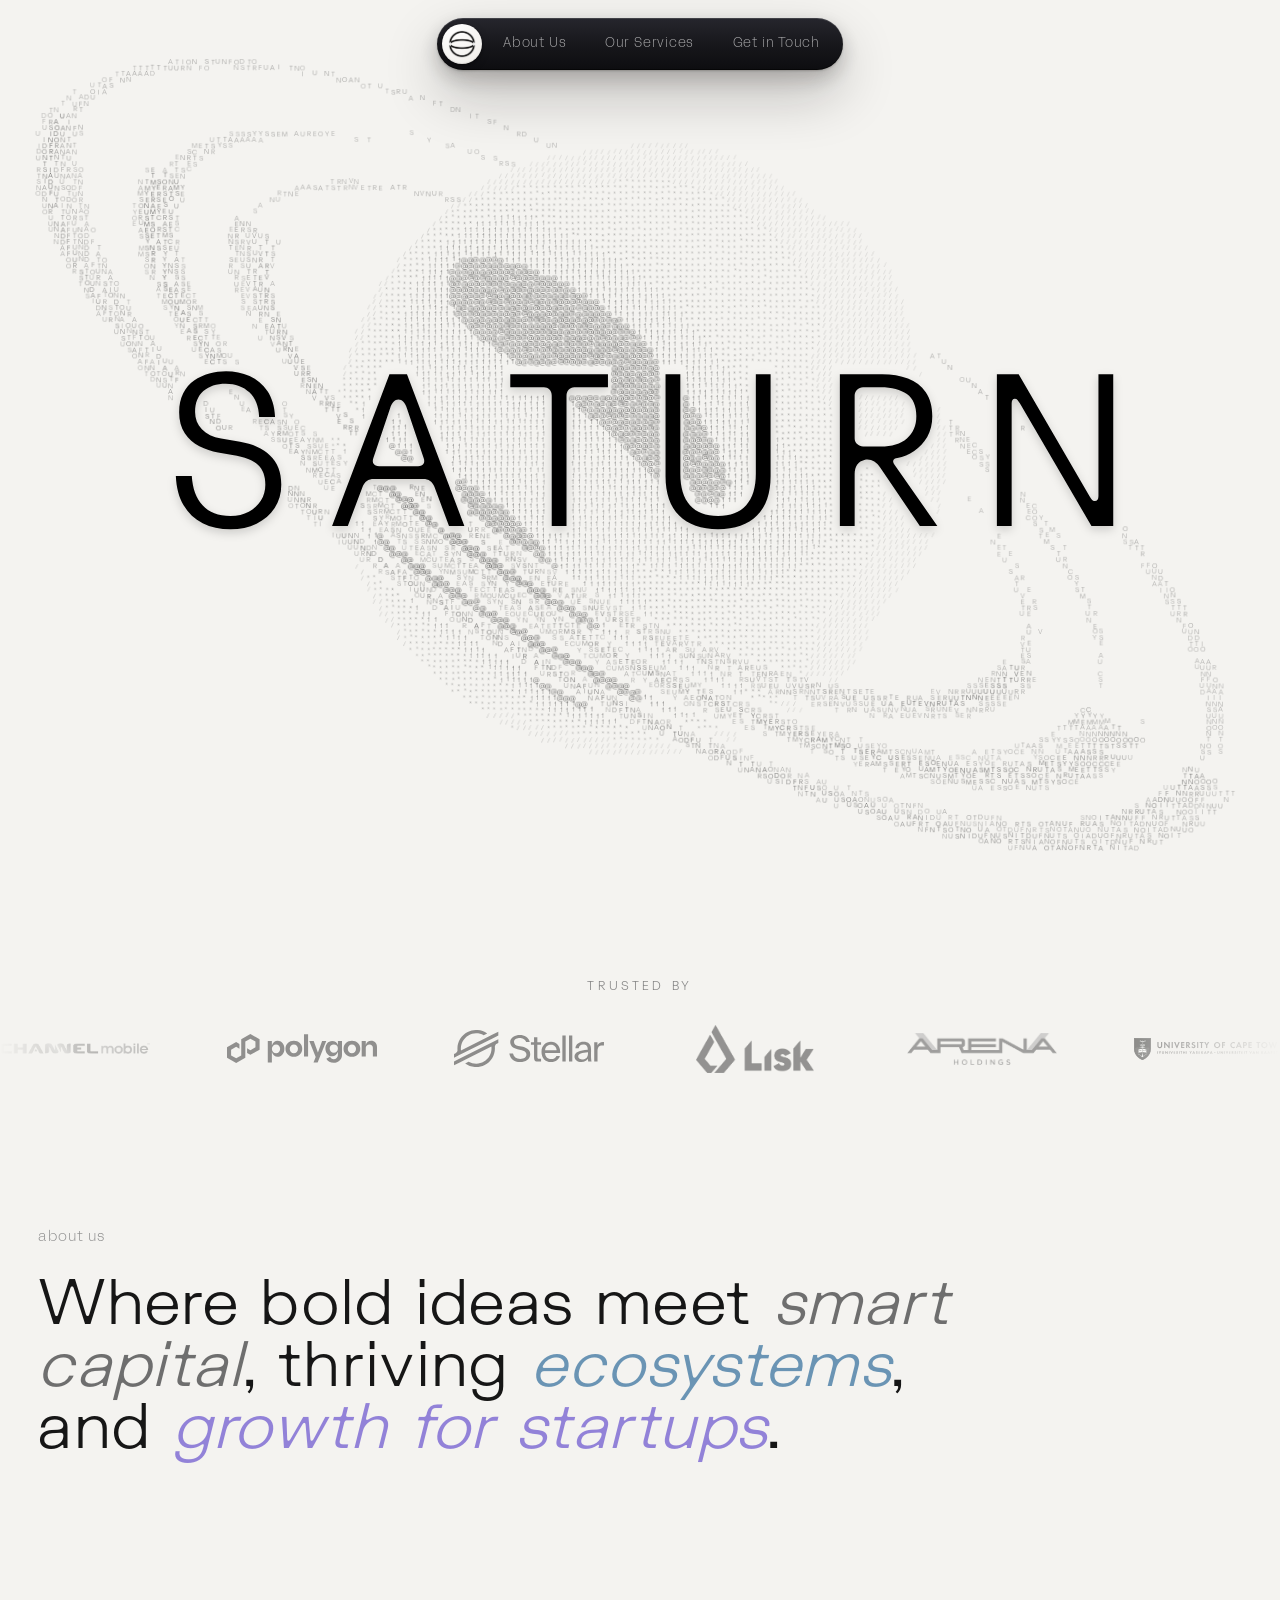
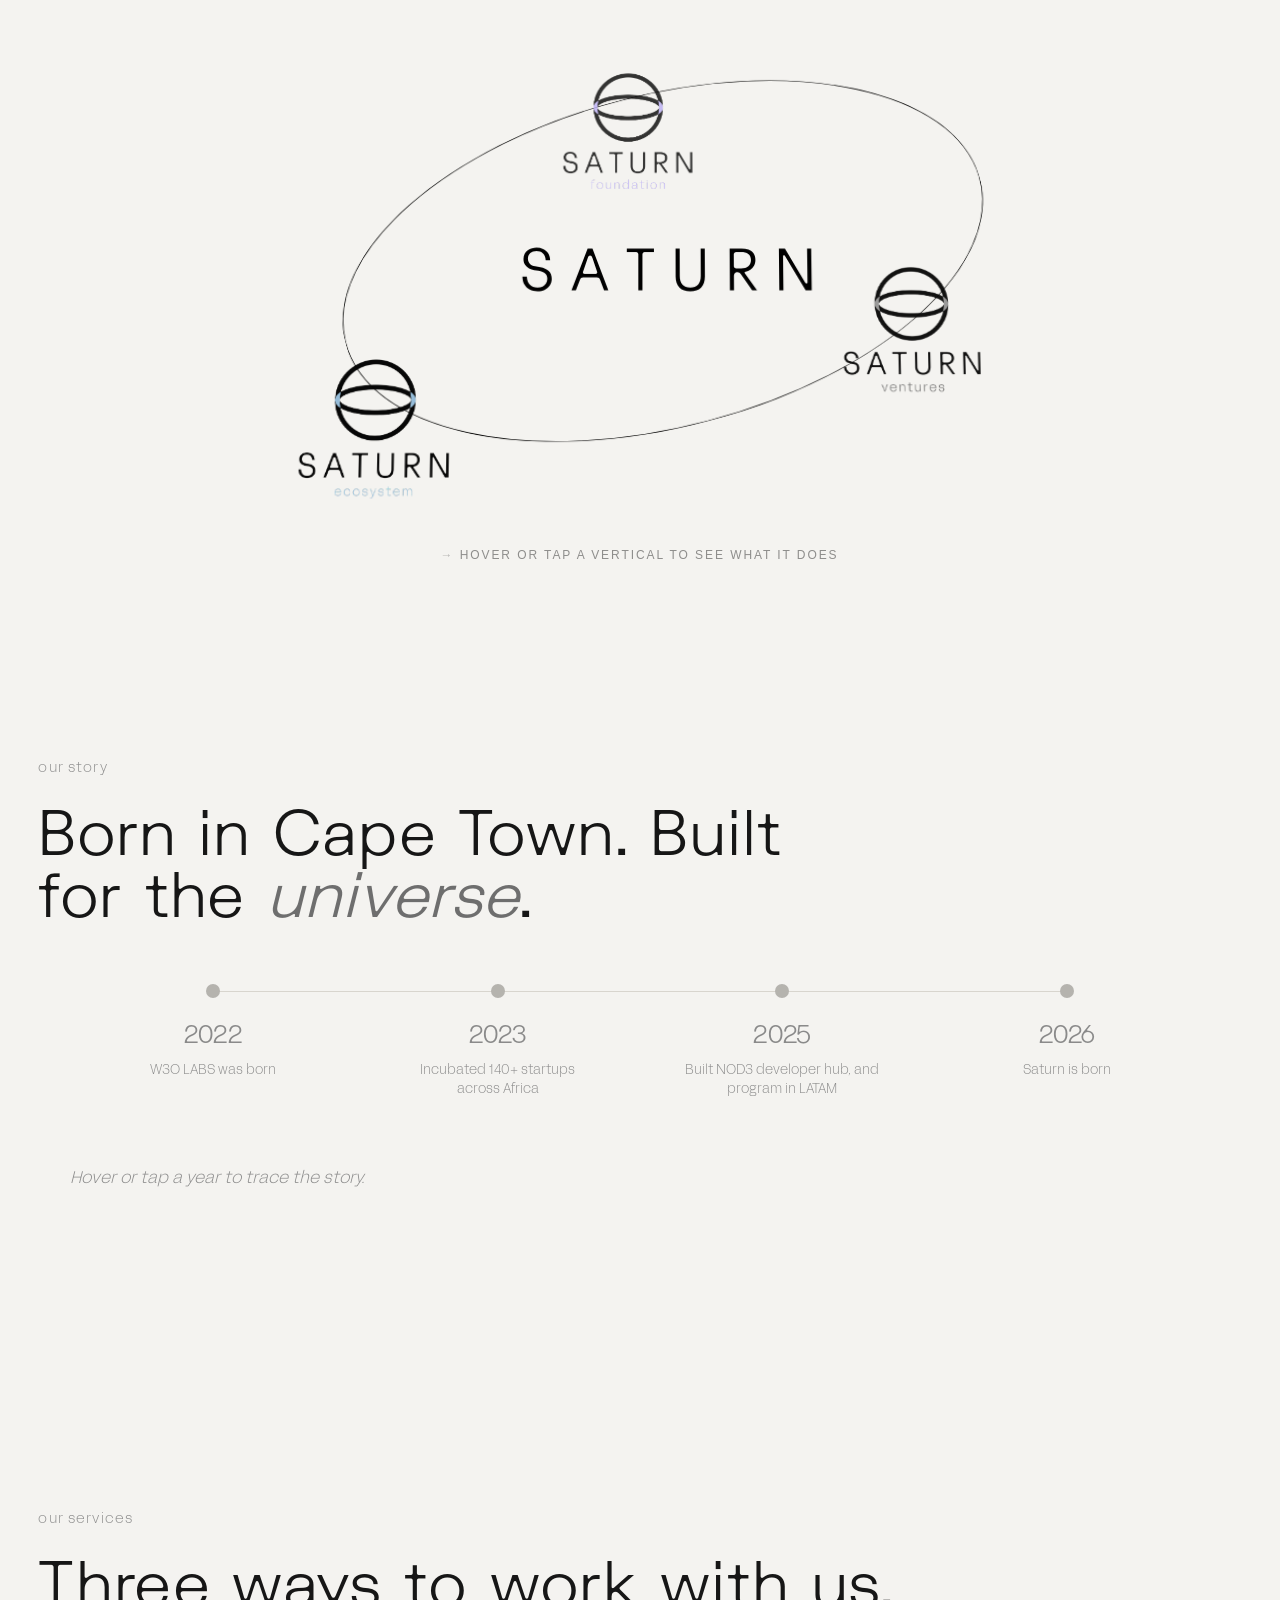
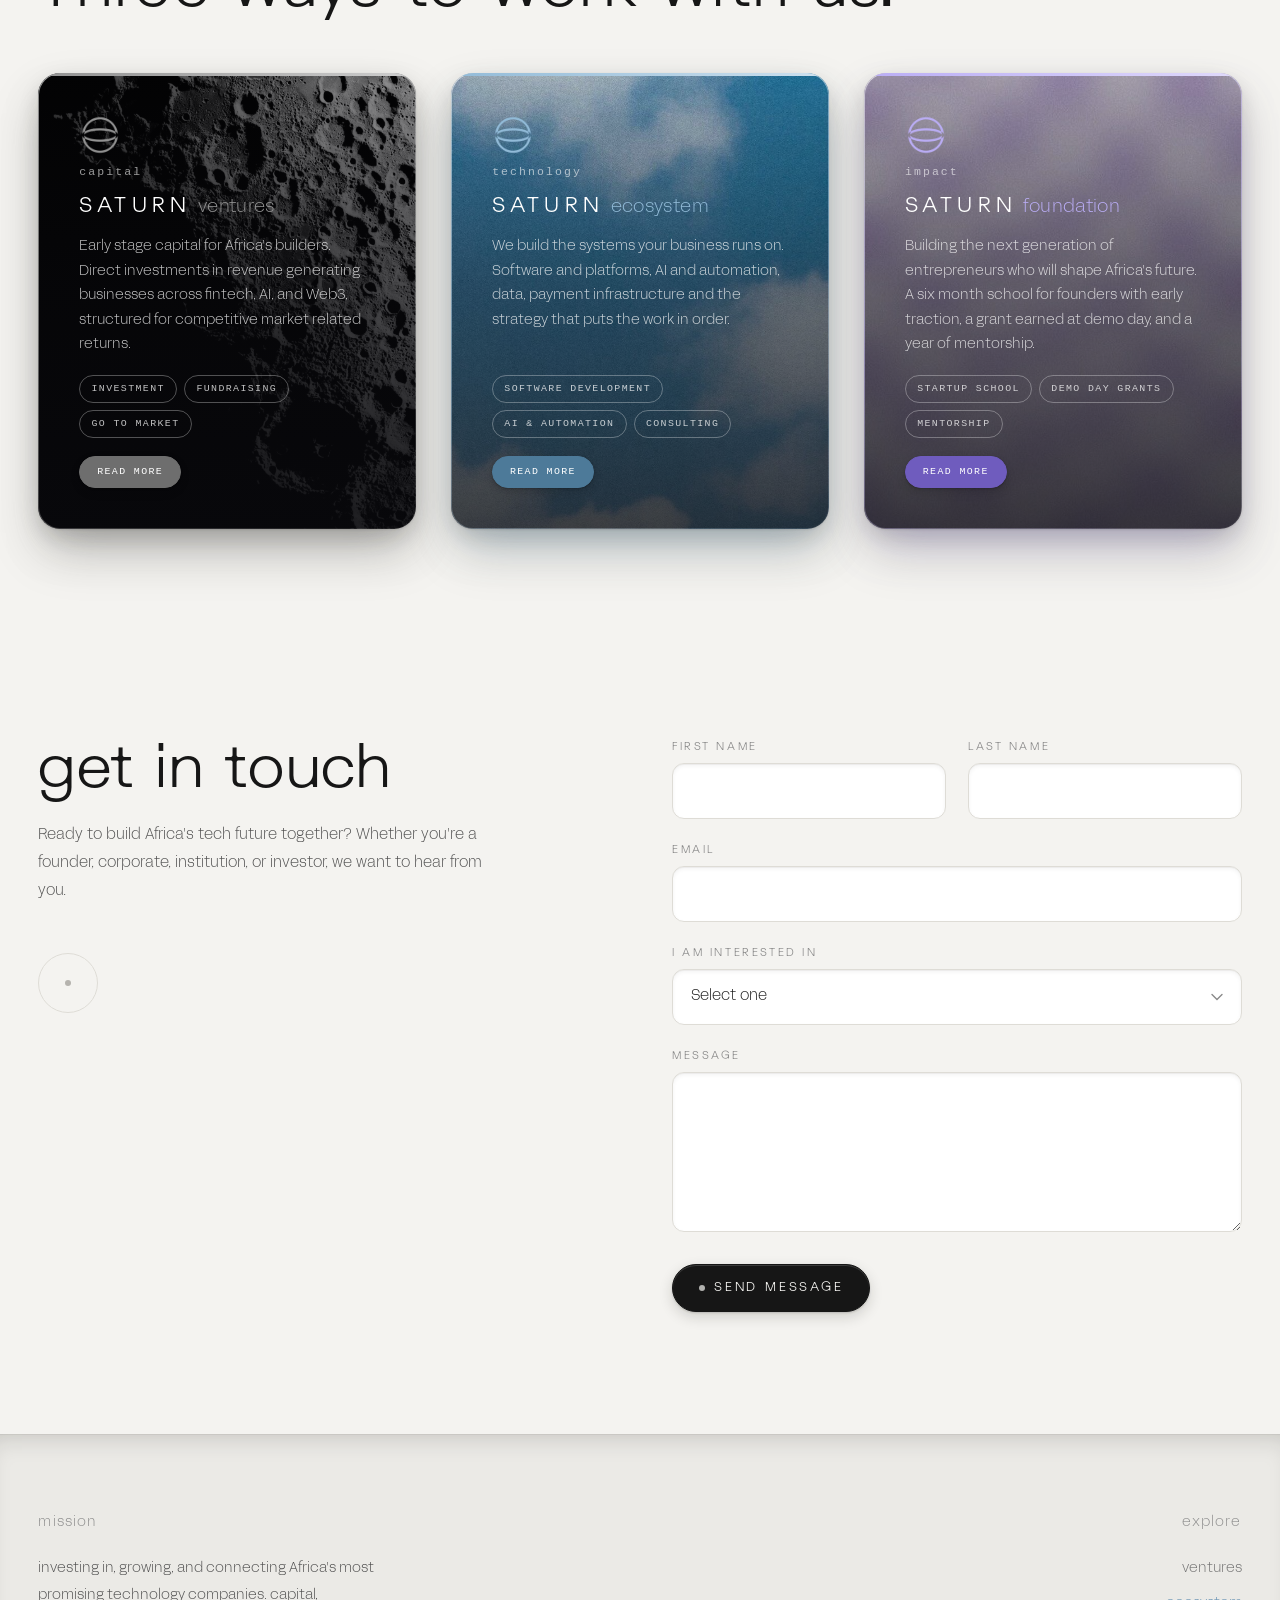
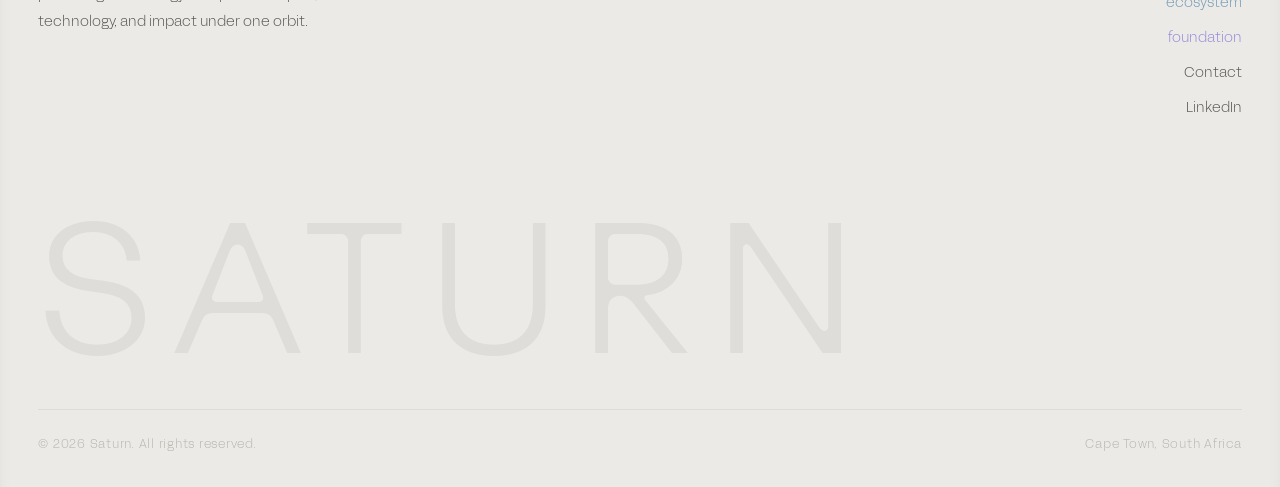
<file: index.html>
<!DOCTYPE html>
<html lang="en">
<head>
<meta charset="utf-8">
<meta name="viewport" content="width=device-width, initial-scale=1">
<title>Saturn | Where bold ideas meet smart capital, thriving ecosystems, and growth for startups</title>
<meta name="description" content="Saturn is a South African group with three verticals: Saturn Ventures invests in businesses with proven revenue, Saturn Ecosystem delivers technology and advisory, and Saturn Foundation builds entrepreneurs.">
<link rel="canonical" href="https://saturn.africa/">
<meta name="robots" content="index, follow">
<meta name="theme-color" content="#f4f3f0">
<link rel="icon" href="/favicon.ico" sizes="any">
<link rel="icon" type="image/png" sizes="32x32" href="/assets/img/meta/favicon-32.png">
<link rel="icon" type="image/png" sizes="192x192" href="/assets/img/meta/icon-192.png">
<link rel="apple-touch-icon" href="/assets/img/meta/apple-touch-icon.png">
<meta property="og:type" content="website">
<meta property="og:site_name" content="Saturn">
<meta property="og:locale" content="en_ZA">
<meta property="og:url" content="https://saturn.africa/">
<meta property="og:title" content="Saturn">
<meta property="og:description" content="Saturn is a South African group with three verticals: Saturn Ventures invests in businesses with proven revenue, Saturn Ecosystem delivers technology and advisory, and Saturn Foundation builds entrepreneurs.">
<meta property="og:image" content="https://saturn.africa/assets/img/meta/og-home.jpg">
<meta property="og:image:width" content="1200">
<meta property="og:image:height" content="630">
<meta property="og:image:alt" content="Saturn wordmark over the Saturn artwork">
<meta name="twitter:card" content="summary_large_image">
<meta name="twitter:title" content="Saturn">
<meta name="twitter:description" content="Saturn is a South African group with three verticals: Saturn Ventures invests in businesses with proven revenue, Saturn Ecosystem delivers technology and advisory, and Saturn Foundation builds entrepreneurs.">
<meta name="twitter:image" content="https://saturn.africa/assets/img/meta/og-home.jpg">
<script type="application/ld+json">
{
  "@context": "https://schema.org",
  "@type": "Organization",
  "name": "Saturn",
  "url": "https://saturn.africa",
  "logo": "https://saturn.africa/assets/img/meta/icon-512.png",
  "email": "hello@saturn.africa",
  "address": { "@type": "PostalAddress", "addressLocality": "Cape Town", "addressCountry": "ZA" },
  "sameAs": ["https://www.linkedin.com/company/saturnafrica"],
  "subOrganization": [
    { "@type": "Organization", "name": "Saturn Ventures", "url": "https://saturn.africa/ventures.html" },
    { "@type": "Organization", "name": "Saturn Ecosystem", "url": "https://saturn.africa/ecosystem.html" },
    { "@type": "NGO", "name": "Saturn Foundation", "url": "https://saturn.africa/foundation.html" }
  ]
}
</script>
<link rel="stylesheet" href="assets/css/site.css?v=7dbebe24">
<style>
  /* homepage hero */
  #stage { position: fixed; inset: 0; z-index: 0; }
  #sat-c { display: block; width: 100vw; height: 100vh; height: 100svh; }
  #hero { position: relative; height: 100vh; height: 100svh; padding: 0; z-index: 1; pointer-events: none; }
  main { position: relative; z-index: 1; background: var(--bg); }
</style>
</head>
<body class="page-home">

<nav class="navbar" aria-label="Primary">
  <div class="nav-pill">
    <a href="index.html" class="nav-logo" aria-label="Saturn home"><img src="assets/img/brand/saturn-mark.png" alt="Saturn"></a>
    <button class="nav-burger" aria-label="Menu"><span></span><span></span><span></span></button>
    <ul class="nav-menu">
      <li><a class="nav-link" href="#story">About Us</a></li>
      <li class="nav-drop">
        <a class="nav-link" href="#verticals">Our Services</a>
        <div class="drop-panel">
          <a class="drop-item v-ventures" href="ventures.html">
            <span class="t"><span class="sat">Saturn</span> <span class="sv-ventures">ventures</span></span>
          </a>
          <a class="drop-item v-ecosystem" href="ecosystem.html">
            <span class="t"><span class="sat">Saturn</span> <span class="sv-ecosystem">ecosystem</span></span>
          </a>
          <a class="drop-item v-foundation" href="foundation.html">
            <span class="t"><span class="sat">Saturn</span> <span class="sv-foundation">foundation</span></span>
          </a>
        </div>
      </li>
      <li><a class="nav-link" href="#contact">Get in Touch</a></li>
    </ul>
  </div>
</nav>

<!-- ASCII Saturn hero -->
<div id="stage"><canvas id="sat-c"></canvas></div>
<header id="hero"><h1 class="sr-only">Saturn. Where bold ideas meet smart capital, thriving ecosystems, and growth for startups.</h1></header>

<main>

  <!-- partners marquee -->
  <section class="partners">
    <p class="label">Trusted by</p>
    <div class="marquee">
      <div class="marquee-track">
        <!-- two identical halves; the loop shifts exactly half the track -->
        <img src="assets/img/logos/channel-mobile.png" alt="Channel Mobile">
        <!-- hidden until the pitch lands: <img src="assets/img/logos/virgin-active.png" alt="Virgin Active"> -->
        <img src="assets/img/logos/polygon.svg" alt="Polygon">
        <img src="assets/img/logos/stellar.svg" alt="Stellar">
        <img src="assets/img/logos/lisk.png" alt="Lisk">
        <img src="assets/img/logos/arena.png" alt="Arena">
        <img src="assets/img/logos/uct.svg" alt="University of Cape Town">
        <img src="assets/img/logos/uj.png" alt="University of Johannesburg">
        <img src="assets/img/logos/ethereum.svg" alt="Ethereum">
        <!-- hidden until the pitch lands: <img src="assets/img/logos/abby-health.png" alt="Abby Health"> -->
        <img src="assets/img/logos/channel-mobile.png" alt="" aria-hidden="true">
        <!-- hidden until the pitch lands: <img src="assets/img/logos/virgin-active.png" alt="" aria-hidden="true"> -->
        <img src="assets/img/logos/polygon.svg" alt="" aria-hidden="true">
        <img src="assets/img/logos/stellar.svg" alt="" aria-hidden="true">
        <img src="assets/img/logos/lisk.png" alt="" aria-hidden="true">
        <img src="assets/img/logos/arena.png" alt="" aria-hidden="true">
        <img src="assets/img/logos/uct.svg" alt="" aria-hidden="true">
        <img src="assets/img/logos/uj.png" alt="" aria-hidden="true">
        <img src="assets/img/logos/ethereum.svg" alt="" aria-hidden="true">
        <!-- hidden until the pitch lands: <img src="assets/img/logos/abby-health.png" alt="" aria-hidden="true"> -->
      </div>
    </div>
  </section>

  <!-- value proposition -->
  <section id="value" class="section-solid">
    <div class="wrap" style="position: relative;">
      <span class="kicker reveal">about us</span>
      <h2 class="display-lg reveal" style="max-width: 24ch;">Where bold ideas meet <span class="ac-ventures">smart capital</span>, thriving <span class="ac-ecosystem">ecosystems</span>, and <span class="ac-foundation">growth for startups</span>.</h2>
      <div class="orbit-frame reveal" data-delay="1">
        <iframe src="orbit-embed.html?v=daff2b8b" title="Saturn's three verticals in orbit" scrolling="no" loading="lazy"></iframe>
      </div>
    </div>
  </section>

  <!-- our story -->
  <section id="story" class="section-raise">
    <div class="wrap">
      <span class="kicker reveal">our story</span>
      <h2 class="display-lg reveal" style="max-width: 20ch;">Born in Cape Town. Built for the <span class="accent-word">universe</span>.</h2>
      <section class="saturn-tl" aria-label="Saturn story timeline">
        <div class="stl-track">
          <span class="stl-rail"></span>
          <ol class="stl-nodes">
            <li class="stl-node" data-i="0">
              <button class="stl-btn" type="button">
                <span class="stl-dot"></span>
                <span class="stl-yr">2022</span>
                <span class="stl-cap">W3O LABS was born</span>
              </button>
            </li>
            <li class="stl-node" data-i="1">
              <button class="stl-btn" type="button">
                <span class="stl-dot"></span>
                <span class="stl-yr">2023</span>
                <span class="stl-cap">Incubated 140+ startups across Africa</span>
              </button>
            </li>
            <li class="stl-node" data-i="2">
              <button class="stl-btn" type="button">
                <span class="stl-dot"></span>
                <span class="stl-yr">2025</span>
                <span class="stl-cap">Built NOD3 developer hub, and program in LATAM</span>
              </button>
            </li>
            <li class="stl-node" data-i="3">
              <button class="stl-btn" type="button">
                <span class="stl-dot"></span>
                <span class="stl-yr">2026</span>
                <span class="stl-cap">Saturn is born</span>
              </button>
            </li>
          </ol>
        </div>

        <div class="stl-panel">
          <span class="stl-ghost" aria-hidden="true"></span>
          <p class="stl-hint">Hover or tap a year to trace the story.</p>
          <div class="stl-descs">
            <p class="stl-desc" data-i="0">
              Saturn started in Cape Town as <em>W3O LABS</em>, built on one bet. Blockchain
              could solve real problems in Africa. It did. We shipped tools people actually
              used and proved the thesis on the ground.
            </p>
            <p class="stl-desc" data-i="1">
              The bet paid off. We backed and built alongside <em>140+ startups</em> across
              the continent, learning firsthand what founders here need to get off the
              ground and stay there.
            </p>
            <p class="stl-desc" data-i="2">
              One frontier was never going to be enough. We opened <em>NOD3</em>, a home for
              the next wave of builders, and carried the model into <em>LATAM</em>. AI, fintech,
              stablecoins, the openings kept multiplying, and so did the founders chasing them.
            </p>
            <p class="stl-desc" data-i="3">
              W3O LABS was built for one world. Saturn is built for the universe. We
              now run three verticals. <span class="sat">Saturn</span> <em class="sv-ventures">ventures</em> backs founders,
              <span class="sat">Saturn</span> <em class="sv-ecosystem">ecosystem</em> advises corporates and institutions, and
              <span class="sat">Saturn</span> <em class="sv-foundation">foundation</em> grows the next generation of African entrepreneurs.
            </p>
          </div>
        </div>
      </section>
    </div>
  </section>

  <!-- verticals -->
  <section id="verticals" class="section-solid">
    <div class="wrap" style="position: relative;">
      <span class="kicker reveal">our services</span>
      <h2 class="display-lg reveal">Three ways to work with us.</h2>
      <div class="cards">
        <article class="card c-ventures has-bg reveal">
          <div class="glyph">
            <img src="assets/img/brand/mark-ventures.png" alt="" aria-hidden="true">
            <span>capital</span>
          </div>
          <h3><span class="sat">Saturn</span> <span class="v">ventures</span></h3>
          <p>Early stage capital for Africa's builders. Direct investments in revenue generating businesses across fintech, AI, and Web3, structured for competitive market related returns.</p>
          <div class="tags"><span>Investment</span><span>Fundraising</span><span>Go to Market</span></div>
          <a href="ventures.html" class="btn">Read More</a>
        </article>
        <article class="card c-ecosystem has-bg reveal" data-delay="1">
          <div class="glyph">
            <img src="assets/img/brand/mark-ecosystem.png" alt="" aria-hidden="true">
            <span>technology</span>
          </div>
          <h3><span class="sat">Saturn</span> <span class="v">ecosystem</span></h3>
          <p>We build the systems your business runs on. Software and platforms, AI and automation, data, payment infrastructure and the strategy that puts the work in order.</p>
          <div class="tags"><span>Software Development</span><span>AI &amp; Automation</span><span>Consulting</span></div>
          <a href="ecosystem.html" class="btn">Read More</a>
        </article>
        <article class="card c-foundation has-bg reveal" data-delay="2">
          <div class="glyph">
            <img src="assets/img/brand/mark-foundation.png" alt="" aria-hidden="true">
            <span>impact</span>
          </div>
          <h3><span class="sat">Saturn</span> <span class="v">foundation</span></h3>
          <p>Building the next generation of entrepreneurs who will shape Africa's future. A six month school for founders with early traction, a grant earned at demo day, and a year of mentorship.</p>
          <div class="tags"><span>Startup School</span><span>Demo day grants</span><span>Mentorship</span></div>
          <a href="foundation.html" class="btn">Read More</a>
        </article>
      </div>
    </div>
  </section>

  <!-- contact -->
  <section id="contact" class="section-raise">
    <div class="wrap">
      <div class="contact-grid">

        <div class="contact-left reveal">
          <h2 class="contact-heading">get in touch</h2>
          <p class="contact-sub">Ready to build Africa's tech future together? Whether you're a founder, corporate, institution, or investor, we want to hear from you.</p>
          <div class="contact-decoration" aria-hidden="true"></div>
        </div>

        <form id="contact-form" class="contact-form-v2 reveal" data-delay="1"
              action="https://formspree.io/f/xwvrdawj" method="POST" novalidate>
          <div class="form-row">
            <div class="field">
              <label for="f-first">First name</label>
              <input id="f-first" name="first_name" type="text" autocomplete="given-name" required>
            </div>
            <div class="field">
              <label for="f-last">Last name</label>
              <input id="f-last" name="last_name" type="text" autocomplete="family-name" required>
            </div>
          </div>
          <div class="field">
            <label for="f-email">Email</label>
            <input id="f-email" name="email" type="email" autocomplete="email" required>
          </div>
          <div class="field">
            <label for="f-interest">I am interested in</label>
            <select id="f-interest" name="interest">
              <option value="">Select one</option>
              <optgroup label="Capital">
                <option>Investment or funding</option>
                <option>Fundraising support</option>
                <option>Go to market support</option>
              </optgroup>
              <optgroup label="Technology">
                <option>Software development</option>
                <option>AI and automation</option>
                <option>Data and analytics</option>
                <option>Payments and infrastructure</option>
                <option>Cloud and security</option>
                <option>Technology strategy and roadmaps</option>
                <option>Consulting and advisory</option>
              </optgroup>
              <optgroup label="Programs and impact">
                <option>Joining a program</option>
                <option>Becoming a mentor</option>
                <option>University or institutional partnership</option>
                <option>Supporting the foundation</option>
              </optgroup>
              <optgroup label="General">
                <option>Partnership</option>
                <option>Careers</option>
                <option>Something else</option>
              </optgroup>
            </select>
          </div>
          <div class="field">
            <label for="f-msg">Message</label>
            <textarea id="f-msg" name="message" rows="5" required></textarea>
          </div>
          <button type="submit" class="btn"><span class="dot"></span>Send message</button>
          <p id="form-note" class="form-note" aria-live="polite"></p>
        </form>

      </div>
    </div>
  </section>

</main>

<footer>
  <div class="wrap">
    <div class="foot-top">
      <div>
        <div class="foot-title">Mission</div>
        <p class="foot-mission">investing in, growing, and connecting Africa's most promising technology companies. capital, technology, and impact under one orbit.</p>
      </div>
      <div class="foot-right">
        <div class="foot-title">Explore</div>
        <ul class="foot-links">
          <li><a class="l-ventures" href="ventures.html">ventures</a></li>
          <li><a class="l-ecosystem" href="ecosystem.html">ecosystem</a></li>
          <li><a class="l-foundation" href="foundation.html">foundation</a></li>
          <li><a href="#contact">Contact</a></li>
          <li><a href="https://www.linkedin.com/company/saturnafrica" target="_blank" rel="noopener">LinkedIn</a></li>
        </ul>
      </div>
    </div>
    <div class="foot-wordmark">Saturn</div>
    <div class="foot-base">
      <span>&copy; 2026 Saturn. All rights reserved.</span>
      <span>Cape Town, South Africa</span>
    </div>
  </div>
</footer>

<script src="assets/js/hero.js?v=0ae5d7e1"></script>
<script src="assets/js/site.js?v=615d0576"></script>
</body>
</html>
</file>
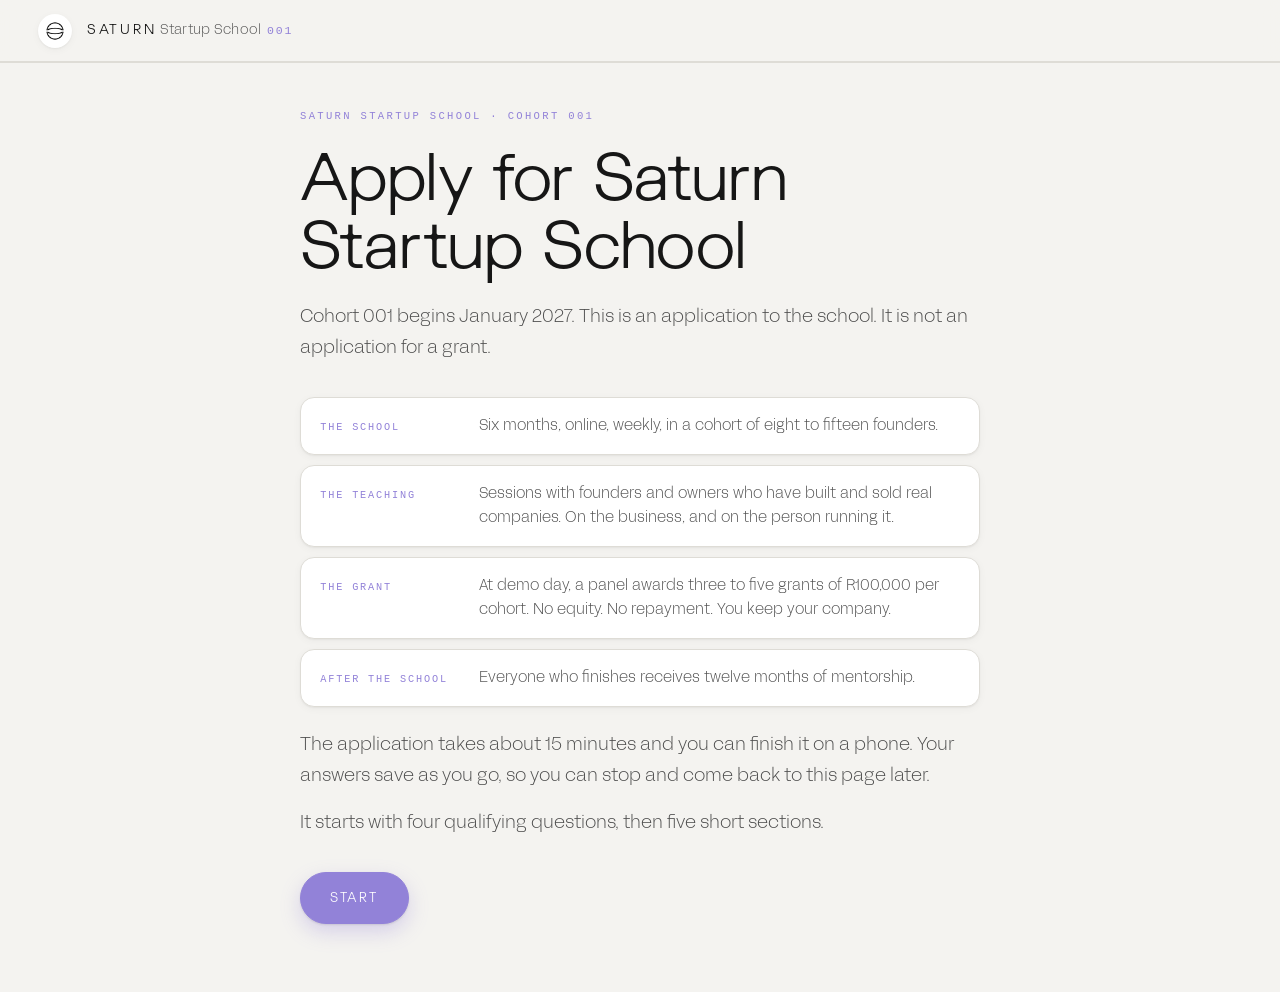
<file: apply.html>
<!DOCTYPE html>
<html lang="en">
<head>
<meta charset="utf-8">
<meta name="viewport" content="width=device-width, initial-scale=1, viewport-fit=cover">
<title>Apply | Saturn Startup School 001</title>
<meta name="description" content="Apply for Saturn Startup School, cohort 001. A six month online school for South African founders aged 18 to 35 with early users or early revenue. About 15 minutes, finish on a phone.">
<link rel="canonical" href="https://saturn.africa/apply.html">
<meta name="robots" content="index, follow">
<meta name="theme-color" content="#f4f3f0">
<link rel="icon" href="/favicon.ico" sizes="any">
<link rel="icon" type="image/png" sizes="32x32" href="/assets/img/meta/favicon-32.png">
<link rel="apple-touch-icon" href="/assets/img/meta/apple-touch-icon.png">
<meta property="og:type" content="website">
<meta property="og:site_name" content="Saturn">
<meta property="og:url" content="https://saturn.africa/apply.html">
<meta property="og:title" content="Apply for Saturn Startup School">
<meta property="og:description" content="Cohort 001 begins January 2027. A six month online school for founders with early traction. About 15 minutes to apply.">
<meta property="og:image" content="https://saturn.africa/assets/img/meta/og-foundation.jpg">
<meta name="twitter:card" content="summary_large_image">
<link rel="stylesheet" href="assets/css/site.css?v=7dbebe24">
<link rel="stylesheet" href="assets/css/apply.css?v=63826a49">
</head>
<body class="page-foundation page-apply">

<header class="ap-bar">
  <a href="foundation.html" class="ap-logo" aria-label="Back to Saturn Foundation"><img src="assets/img/brand/saturn-mark.png" alt="Saturn"></a>
  <span class="ap-name"><span class="sat">Saturn</span> Startup School <span class="ap-cohort">001</span></span>
  <span class="ap-progress" id="ap-progress" aria-live="polite"></span>
  <div class="ap-track" aria-hidden="true"><span id="ap-fill"></span></div>
</header>

<main id="app" class="ap-main" aria-live="polite"></main>

<noscript>
  <div class="ap-main"><div class="ap-view">
    <h1 class="ap-h">Apply for Saturn Startup School</h1>
    <p class="ap-body">This application needs JavaScript switched on. If you cannot switch it on, write to <a href="mailto:radiyya@saturn.africa">radiyya@saturn.africa</a>.</p>
  </div></div>
</noscript>

<script src="assets/js/apply.js?v=abe4559f"></script>
</body>
</html>
</file>
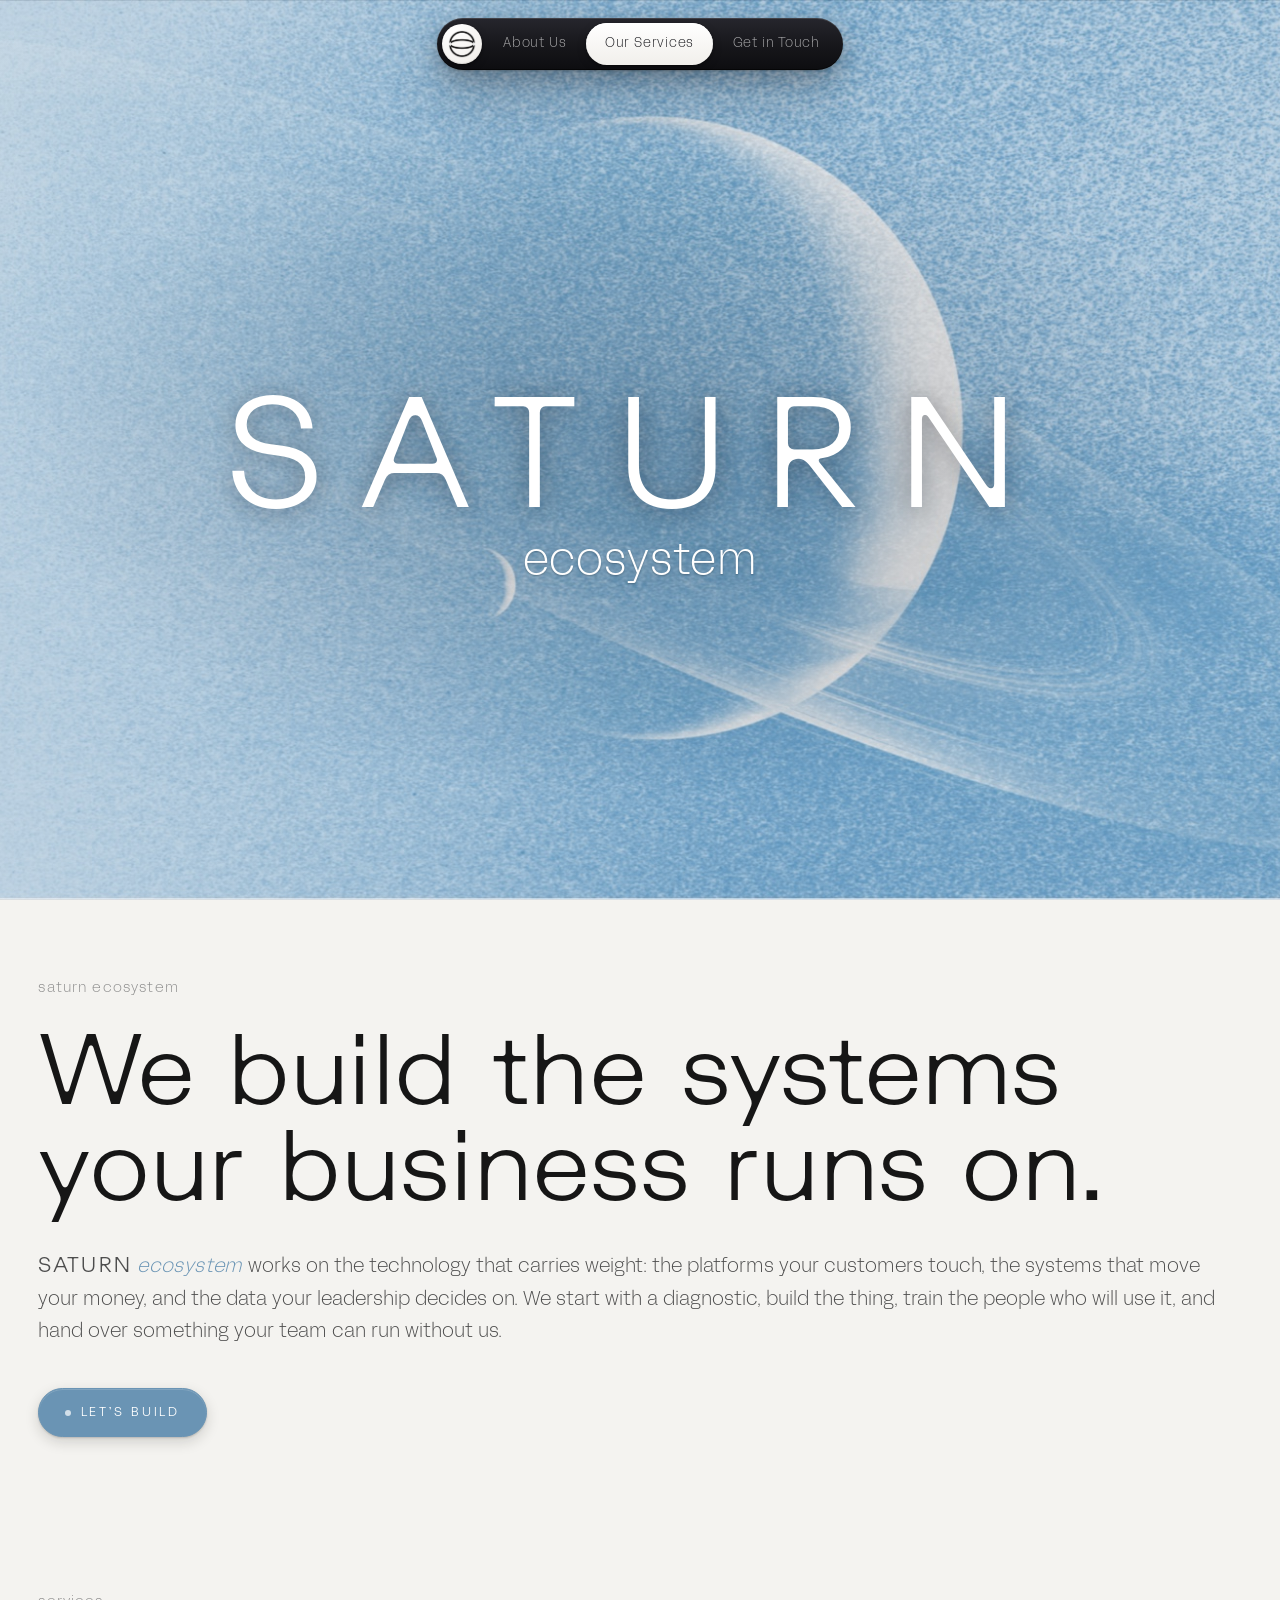
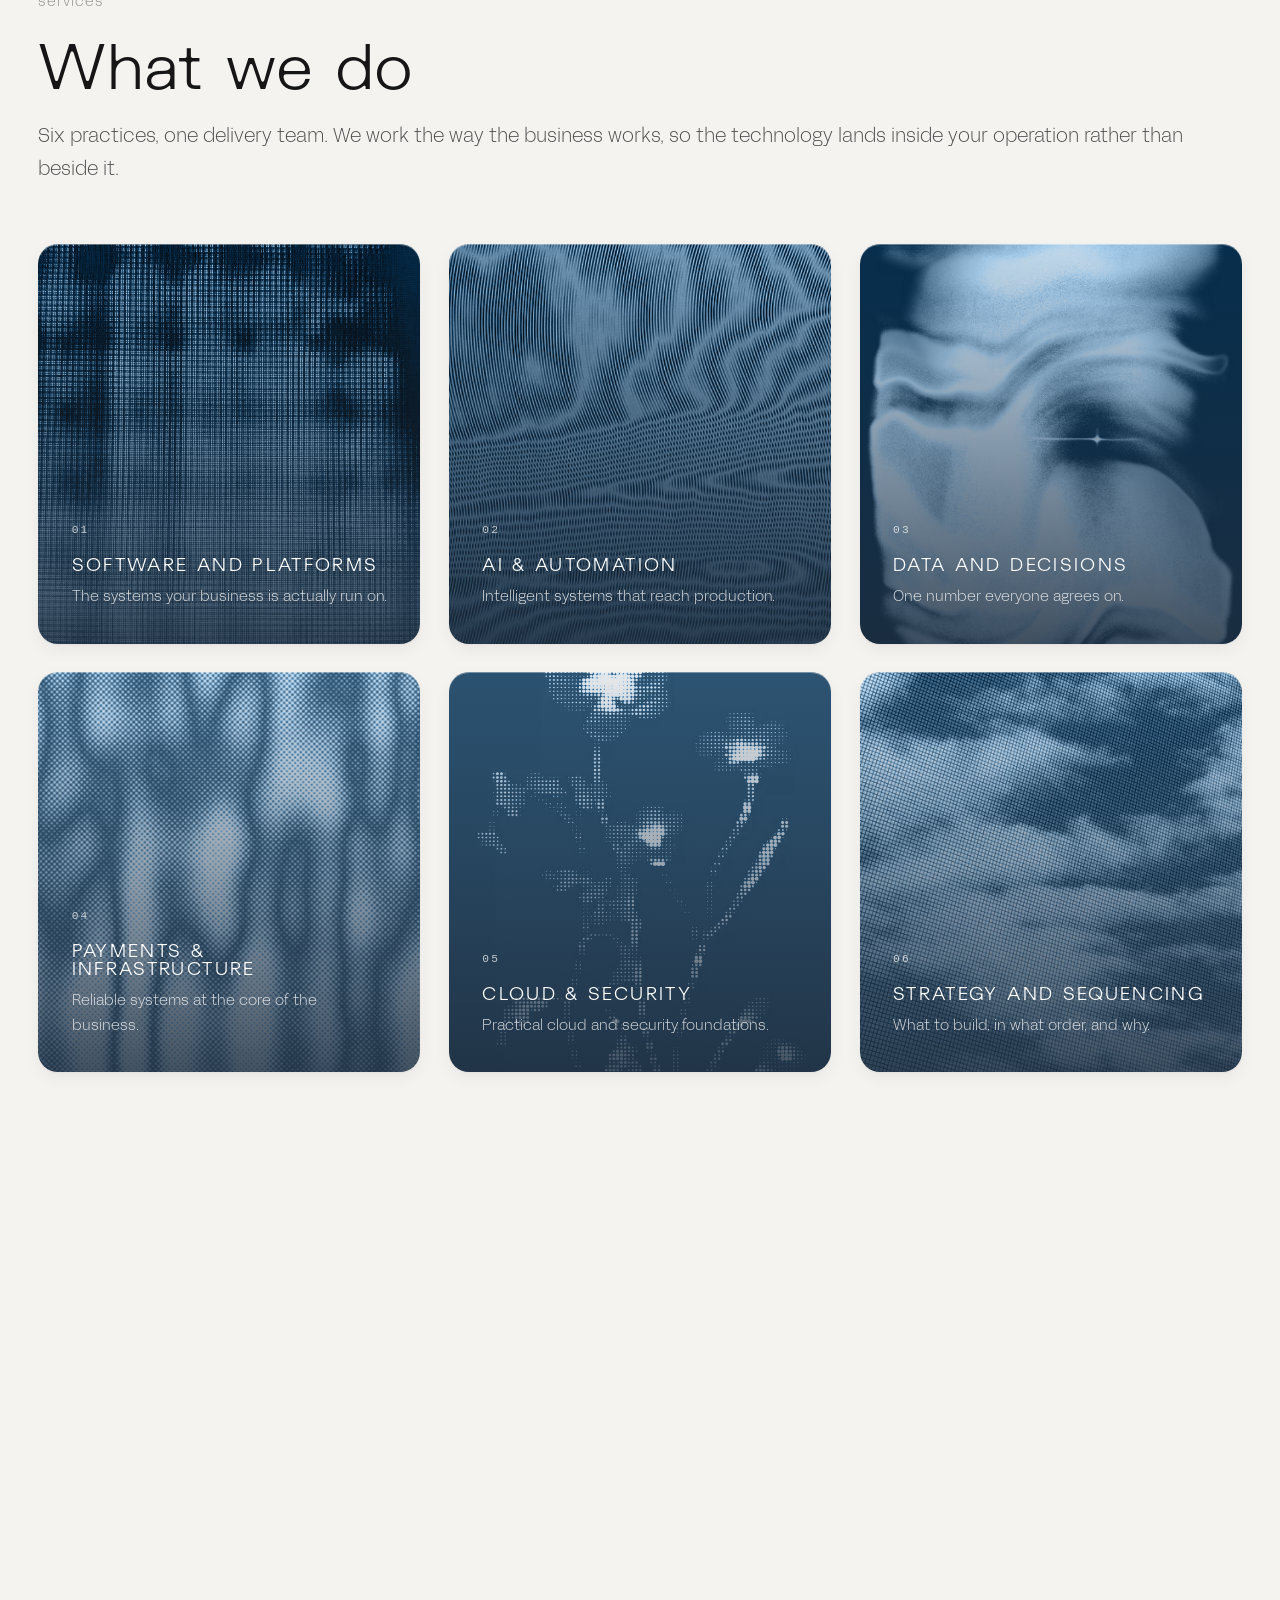
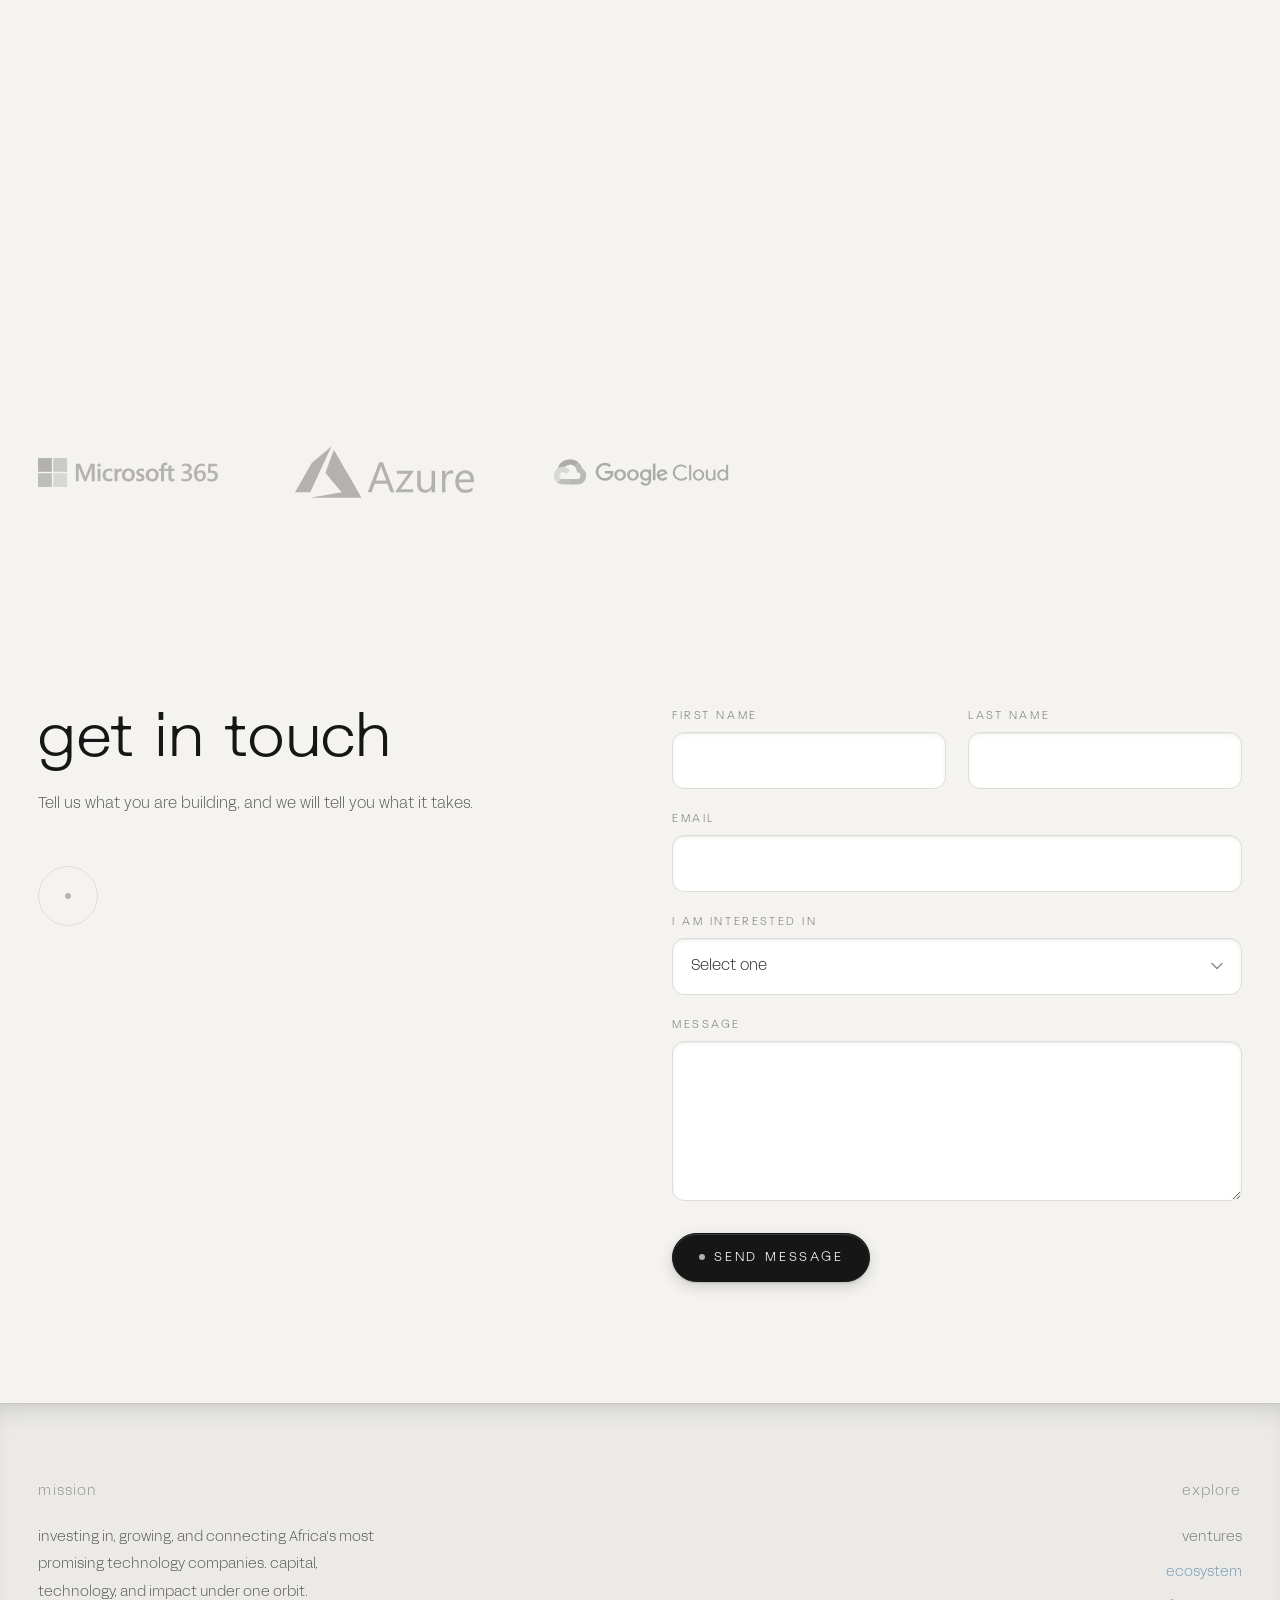
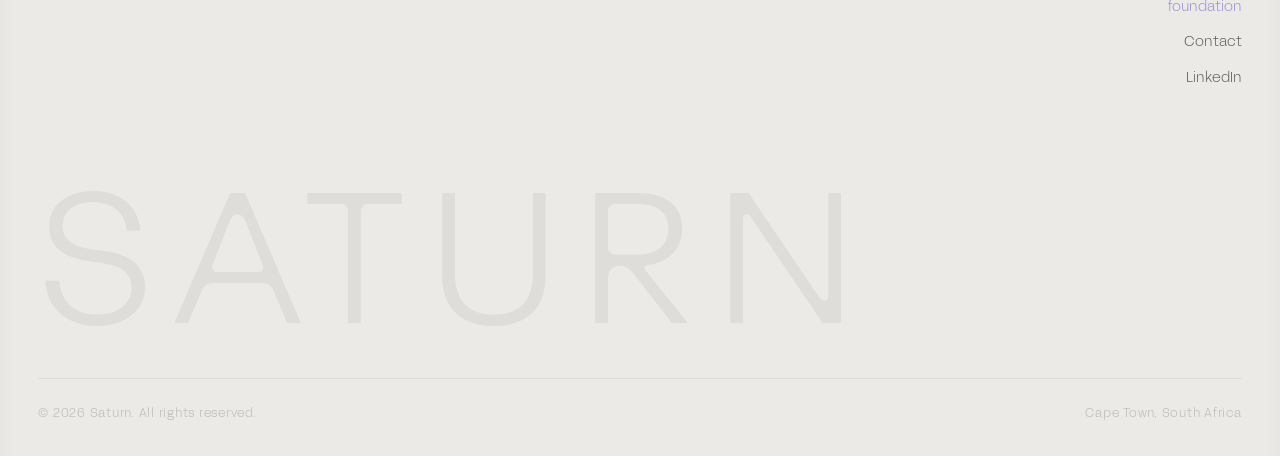
<file: ecosystem.html>
<!DOCTYPE html>
<html lang="en">
<head>
<meta charset="utf-8">
<meta name="viewport" content="width=device-width, initial-scale=1">
<title>Saturn Ecosystem | Technology for businesses building what's next</title>
<meta name="description" content="Saturn Ecosystem builds the systems established businesses run on: software and platforms, AI and automation, data, payment infrastructure, cloud and security, and the strategy that sequences the work.">
<link rel="canonical" href="https://saturn.africa/ecosystem.html">
<meta name="robots" content="index, follow">
<meta name="theme-color" content="#f4f3f0">
<link rel="icon" href="/favicon.ico" sizes="any">
<link rel="icon" type="image/png" sizes="32x32" href="/assets/img/meta/favicon-32.png">
<link rel="icon" type="image/png" sizes="192x192" href="/assets/img/meta/icon-192.png">
<link rel="apple-touch-icon" href="/assets/img/meta/apple-touch-icon.png">
<meta property="og:type" content="website">
<meta property="og:site_name" content="Saturn">
<meta property="og:locale" content="en_ZA">
<meta property="og:url" content="https://saturn.africa/ecosystem.html">
<meta property="og:title" content="Saturn Ecosystem">
<meta property="og:description" content="Saturn Ecosystem builds the systems established businesses run on: software and platforms, AI and automation, data, payment infrastructure, cloud and security, and the strategy that sequences the work.">
<meta property="og:image" content="https://saturn.africa/assets/img/meta/og-ecosystem.jpg">
<meta property="og:image:width" content="1200">
<meta property="og:image:height" content="630">
<meta property="og:image:alt" content="Saturn Ecosystem wordmark over the Saturn artwork">
<meta name="twitter:card" content="summary_large_image">
<meta name="twitter:title" content="Saturn Ecosystem">
<meta name="twitter:description" content="Saturn Ecosystem builds the systems established businesses run on: software and platforms, AI and automation, data, payment infrastructure, cloud and security, and the strategy that sequences the work.">
<meta name="twitter:image" content="https://saturn.africa/assets/img/meta/og-ecosystem.jpg">
<link rel="stylesheet" href="assets/css/site.css?v=7dbebe24">
</head>
<body class="page-ecosystem">

<nav class="navbar" aria-label="Primary">
  <div class="nav-pill">
    <a href="index.html" class="nav-logo" aria-label="Saturn home"><img src="assets/img/brand/saturn-mark.png" alt="Saturn"></a>
    <button class="nav-burger" aria-label="Menu"><span></span><span></span><span></span></button>
    <ul class="nav-menu">
      <li><a class="nav-link" href="index.html#story">About Us</a></li>
      <li class="nav-drop">
        <a class="nav-link" href="index.html#verticals">Our Services</a>
        <div class="drop-panel">
          <a class="drop-item v-ventures" href="ventures.html"><span class="t"><span class="sat">Saturn</span> <span class="sv-ventures">ventures</span></span></a>
          <a class="drop-item v-ecosystem" href="ecosystem.html"><span class="t"><span class="sat">Saturn</span> <span class="sv-ecosystem">ecosystem</span></span></a>
          <a class="drop-item v-foundation" href="foundation.html"><span class="t"><span class="sat">Saturn</span> <span class="sv-foundation">foundation</span></span></a>
        </div>
      </li>
      <li><a class="nav-link" href="#contact">Get in Touch</a></li>
    </ul>
  </div>
</nav>

<header class="vhero" aria-label="Saturn Ecosystem">
  <h1 class="vhero-title"><span class="sat">Saturn</span> <span class="vhero-word">ecosystem</span></h1>
</header>

<main>

  <!-- ============ hero ============ -->
  <section class="section-solid">
    <div class="wrap" style="position: relative;">
      <span class="kicker reveal">saturn ecosystem</span>
      <h2 class="display-xl reveal">We build the systems your business runs on.</h2>
      <p class="lede reveal" data-delay="1"><span class="sat">Saturn</span> <em class="sv-ecosystem">ecosystem</em> works on the technology that carries weight: the platforms your customers touch, the systems that move your money, and the data your leadership decides on. We start with a diagnostic, build the thing, train the people who will use it, and hand over something your team can run without us.</p>
      <div class="reveal" data-delay="2" style="margin-top: 2.4rem;">
        <a href="#contact" class="btn btn-accent"><span class="dot"></span>Let&#8217;s build</a>
      </div>
    </div>
  </section>

  <!-- ============ services ============ -->
  <section id="services" class="section-raise">
    <div class="wrap">
      <span class="kicker reveal">services</span>
      <h2 class="display-lg reveal" style="max-width: 16ch;">What we do</h2>
      <p class="lede reveal" data-delay="1" style="margin-top: 1.4rem;">Six practices, one delivery team. We work the way the business works, so the technology lands inside your operation rather than beside it.</p>

      <div class="svc-grid">

        <article class="svc svc-1 reveal">
          <div class="svc-inner" tabindex="0">
            <span class="svc-idx">01</span>
            <h3>Software and platforms</h3>
            <p class="svc-teaser">The systems your business is actually run on.</p>
            <p class="svc-more">Customer platforms, internal tools and the integrations that hold them together. We build systems your own engineers can read, extend and maintain long after we have handed them over.</p>
          </div>
        </article>

        <article class="svc svc-2 reveal" data-delay="1">
          <div class="svc-inner" tabindex="0">
            <span class="svc-idx">02</span>
            <h3>AI &amp; Automation</h3>
            <p class="svc-teaser">Intelligent systems that reach production.</p>
            <p class="svc-more">Most AI work stalls in the pilot. We build the ones that reach production, carry real volume and take manual work off your team, because manual work is a tax on your topline.</p>
          </div>
        </article>

        <article class="svc svc-3 reveal" data-delay="2">
          <div class="svc-inner" tabindex="0">
            <span class="svc-idx">03</span>
            <h3>Data and decisions</h3>
            <p class="svc-teaser">One number everyone agrees on.</p>
            <p class="svc-more">Data platforms, reporting and forecasting built around the decisions your leadership makes each month. The measure is whether somebody acts on it, not how many dashboards exist.</p>
          </div>
        </article>

        <article class="svc svc-4 reveal">
          <div class="svc-inner" tabindex="0">
            <span class="svc-idx">04</span>
            <h3>Payments &amp; Infrastructure</h3>
            <p class="svc-teaser">Reliable systems at the core of the business.</p>
            <p class="svc-more">Payment rails and the operational infrastructure underneath them. This is the layer that cannot fall over, so we build for volume, for audit and for the day something goes wrong.</p>
          </div>
        </article>

        <article class="svc svc-5 reveal" data-delay="1">
          <div class="svc-inner" tabindex="0">
            <span class="svc-idx">05</span>
            <h3>Cloud &amp; Security</h3>
            <p class="svc-teaser">Practical cloud and security foundations.</p>
            <p class="svc-more">Cloud architecture, migration and the controls that keep an auditor comfortable. We size the work to what the business needs now, and leave room for what it needs in three years.</p>
          </div>
        </article>

        <article class="svc svc-6 reveal" data-delay="2">
          <div class="svc-inner" tabindex="0">
            <span class="svc-idx">06</span>
            <h3>Strategy and sequencing</h3>
            <p class="svc-teaser">What to build, in what order, and why.</p>
            <p class="svc-more">We sit with your leadership to find where the return actually is, choose the architecture and put the work in order. You end with a costed plan a delivery team can start on Monday, whether that team is ours or yours.</p>
          </div>
        </article>

      </div>
    </div>
  </section>

  <!-- ============ clients ============ -->
  <section id="clients" class="section-solid">
    <div class="wrap" style="position: relative;">
      <span class="kicker reveal">clients</span>
      <h2 class="display-lg reveal" style="max-width: 22ch;">Trusted by organisations that expect more from technology</h2>
      <div class="client-grid reveal" data-delay="1">
        <div class="client"><img src="assets/img/logos/channel-mobile.png" alt="Channel Mobile"></div>
        <!-- hidden until the pitch lands: <div class="client"><img src="assets/img/logos/virgin-active.png" alt="Virgin Active"></div> -->
        <div class="client"><img src="assets/img/logos/polygon.svg" alt="Polygon"></div>
        <div class="client"><img src="assets/img/logos/stellar.svg" alt="Stellar"></div>
        <div class="client"><img src="assets/img/logos/lisk.png" alt="Lisk"></div>
        <div class="client"><img src="assets/img/logos/arena.png" alt="Arena"></div>
        <!-- hidden until the pitch lands: <div class="client"><img src="assets/img/logos/abby-health.png" alt="Abby Health"></div> -->
      </div>
    </div>
  </section>

  <!-- ============ technology partners ============ -->
  <section id="technology" class="section-raise tech-partners">
    <div class="wrap">
      <span class="kicker reveal">technology partners</span>
      <h2 class="display-lg reveal" style="max-width: 22ch;">Built and supported on the platforms your business already runs on</h2>
    </div>
    <div class="wrap">
      <div class="platform-row reveal" data-delay="1">
        <img src="assets/img/logos/tech/microsoft-365.svg" alt="Microsoft 365">
        <img src="assets/img/logos/tech/microsoft-azure.svg" alt="Microsoft Azure">
        <img src="assets/img/logos/tech/google-cloud.svg" alt="Google Cloud">
      </div>
    </div>
  </section>

  <!-- ============ final cta ============ -->
  <section id="contact" class="section-raise">
    <div class="wrap">
      <div class="contact-grid">

        <div class="contact-left reveal">
          <h2 class="contact-heading">get in touch</h2>
          <p class="contact-sub">Tell us what you are building, and we will tell you what it takes.</p>
          <div class="contact-decoration" aria-hidden="true"></div>
        </div>

        <form id="contact-form" class="contact-form-v2 reveal" data-delay="1"
              action="https://formspree.io/f/xwvrdawj" method="POST" novalidate>
          <div class="form-row">
            <div class="field">
              <label for="f-first">First name</label>
              <input id="f-first" name="first_name" type="text" autocomplete="given-name" required>
            </div>
            <div class="field">
              <label for="f-last">Last name</label>
              <input id="f-last" name="last_name" type="text" autocomplete="family-name" required>
            </div>
          </div>
          <div class="field">
            <label for="f-email">Email</label>
            <input id="f-email" name="email" type="email" autocomplete="email" required>
          </div>
          <div class="field">
            <label for="f-interest">I am interested in</label>
            <select id="f-interest" name="interest">
              <option value="">Select one</option>
              <optgroup label="Capital">
                <option>Investment or funding</option>
                <option>Fundraising support</option>
                <option>Go to market support</option>
              </optgroup>
              <optgroup label="Technology">
                <option>Software development</option>
                <option>AI and automation</option>
                <option>Data and analytics</option>
                <option>Payments and infrastructure</option>
                <option>Cloud and security</option>
                <option>Technology strategy and roadmaps</option>
                <option>Consulting and advisory</option>
              </optgroup>
              <optgroup label="Programs and impact">
                <option>Joining a program</option>
                <option>Becoming a mentor</option>
                <option>University or institutional partnership</option>
                <option>Supporting the foundation</option>
              </optgroup>
              <optgroup label="General">
                <option>Partnership</option>
                <option>Careers</option>
                <option>Something else</option>
              </optgroup>
            </select>
          </div>
          <div class="field">
            <label for="f-msg">Message</label>
            <textarea id="f-msg" name="message" rows="5" required></textarea>
          </div>
          <button type="submit" class="btn"><span class="dot"></span>Send message</button>
          <p id="form-note" class="form-note" aria-live="polite"></p>
        </form>

      </div>
    </div>
  </section>

</main>

<footer>
  <div class="wrap">
    <div class="foot-top">
      <div>
        <div class="foot-title">Mission</div>
        <p class="foot-mission">investing in, growing, and connecting Africa's most promising technology companies. capital, technology, and impact under one orbit.</p>
      </div>
      <div class="foot-right">
        <div class="foot-title">Explore</div>
        <ul class="foot-links">
          <li><a class="l-ventures" href="ventures.html">ventures</a></li>
          <li><a class="l-ecosystem" href="ecosystem.html">ecosystem</a></li>
          <li><a class="l-foundation" href="foundation.html">foundation</a></li>
          <li><a href="#contact">Contact</a></li>
          <li><a href="https://www.linkedin.com/company/saturnafrica" target="_blank" rel="noopener">LinkedIn</a></li>
        </ul>
      </div>
    </div>
    <div class="foot-wordmark">Saturn</div>
    <div class="foot-base">
      <span>&copy; 2026 Saturn. All rights reserved.</span>
      <span>Cape Town, South Africa</span>
    </div>
  </div>
</footer>

<script src="assets/js/site.js?v=615d0576"></script>
</body>
</html>
</file>
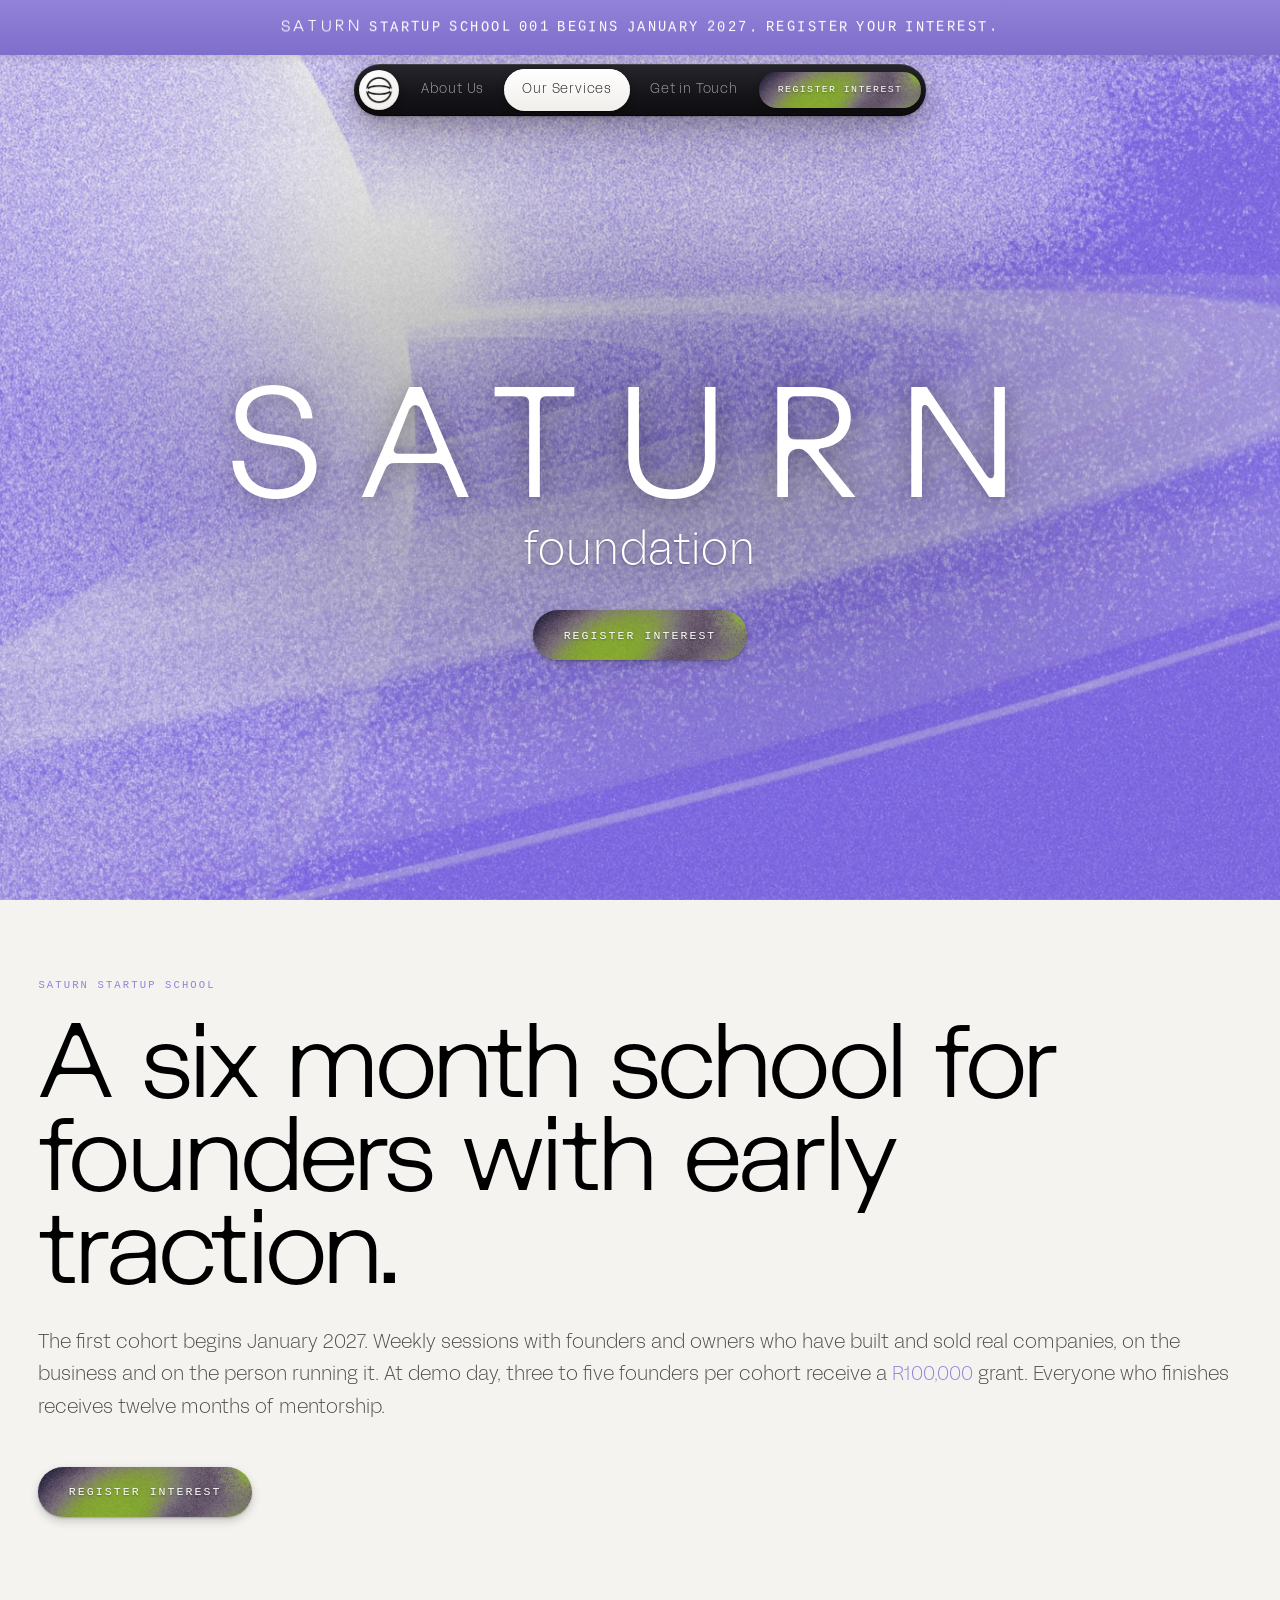
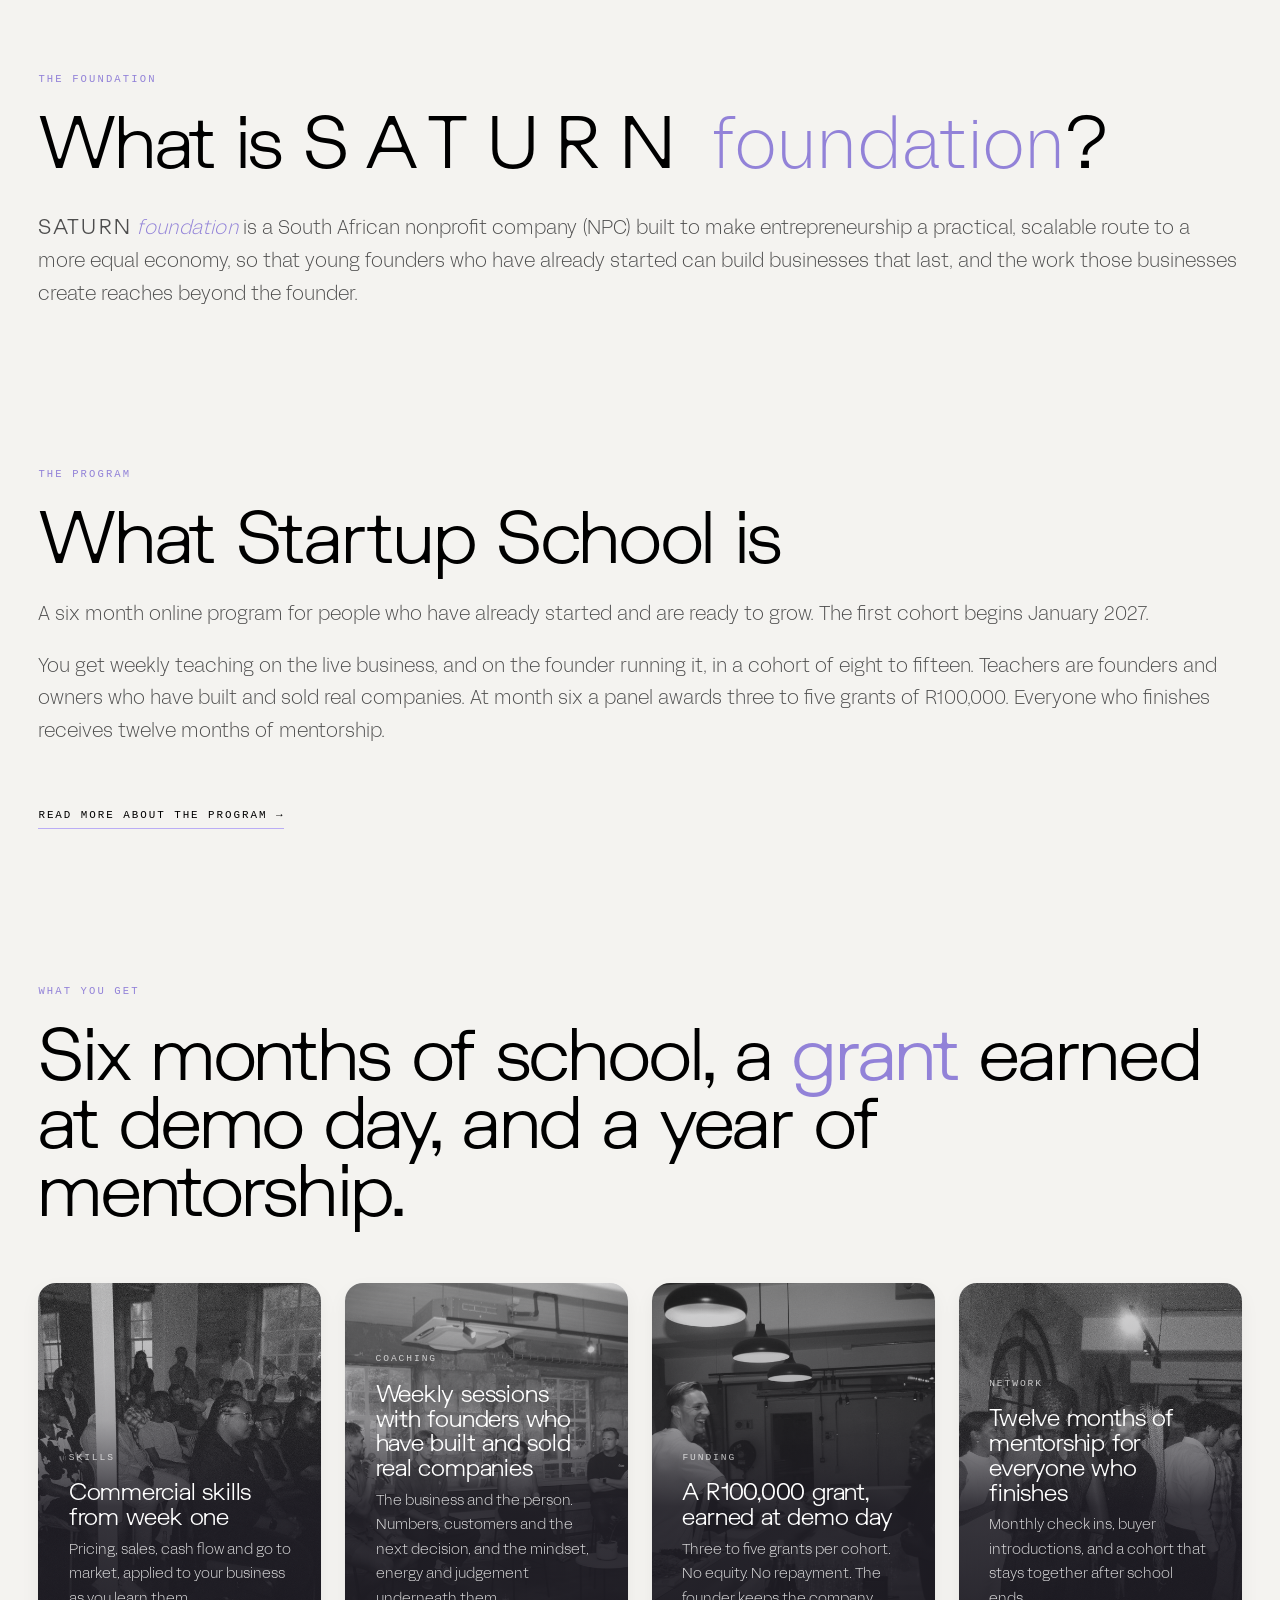
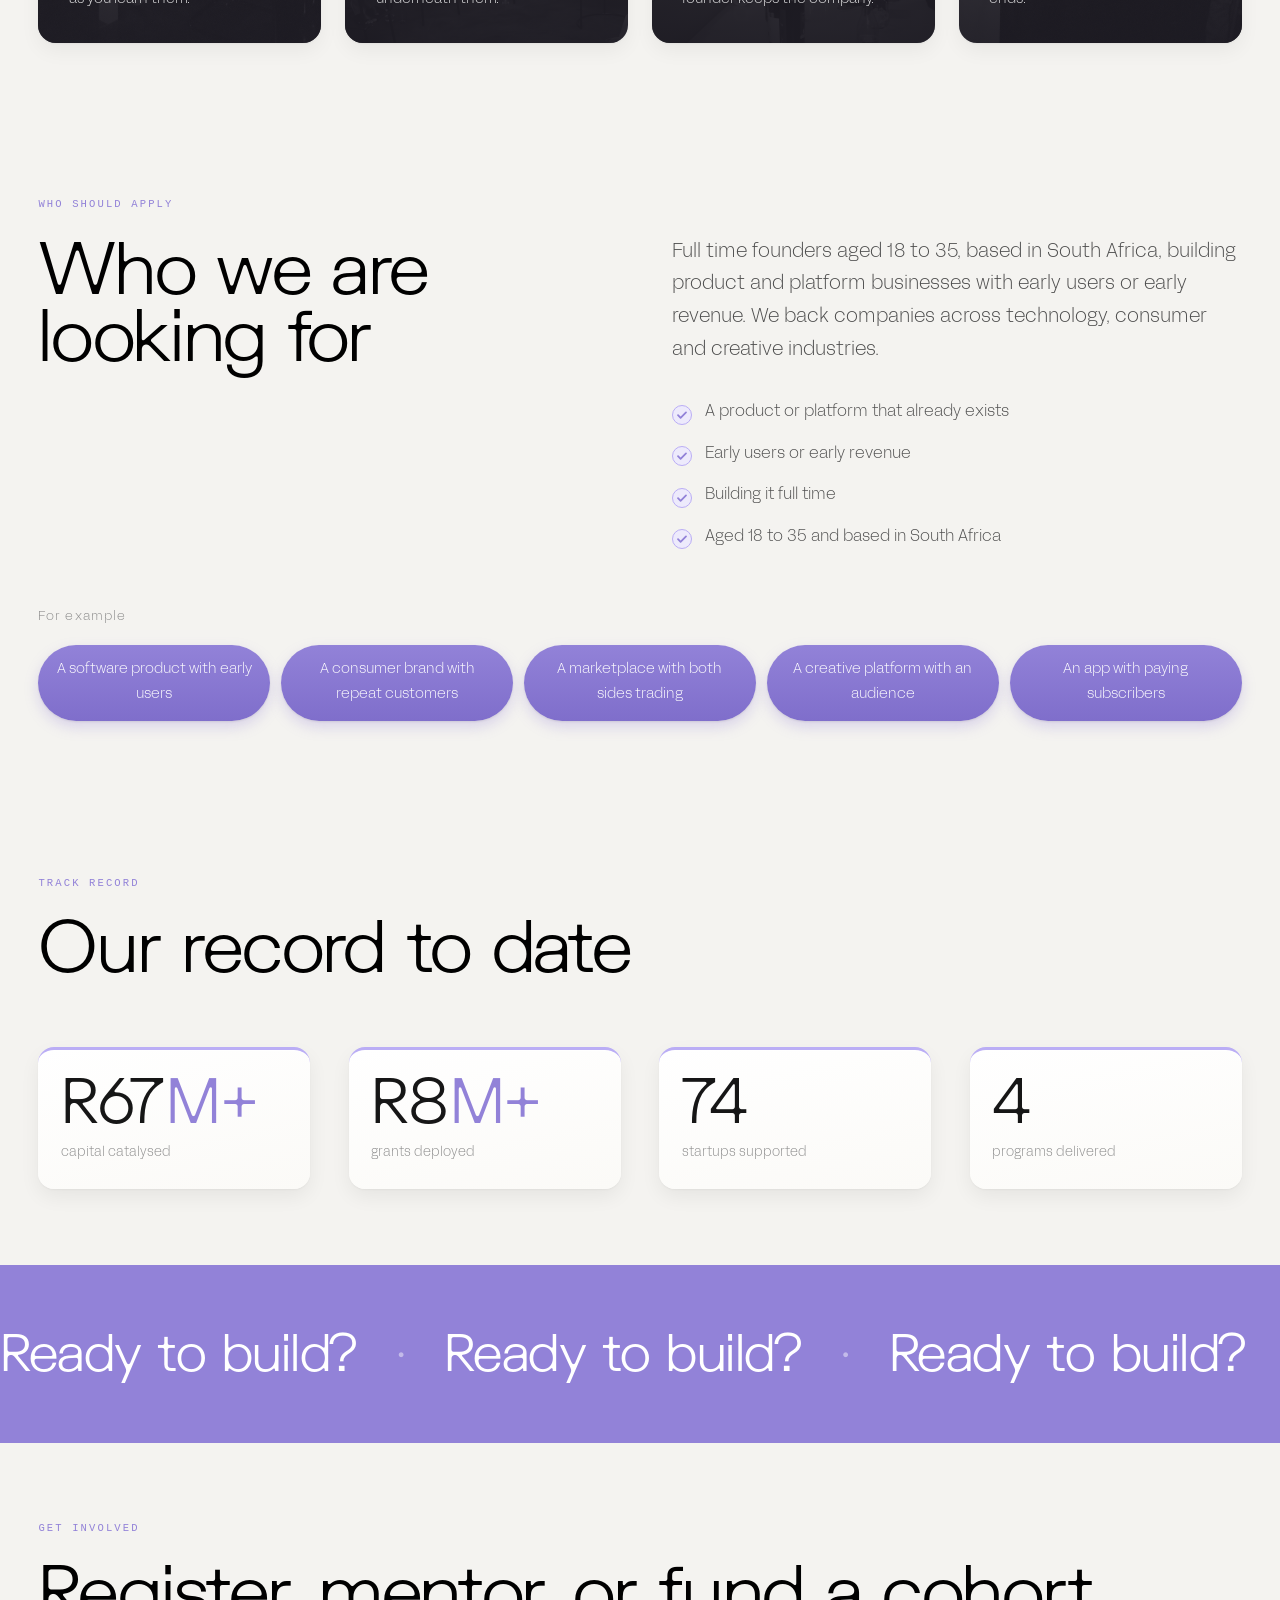
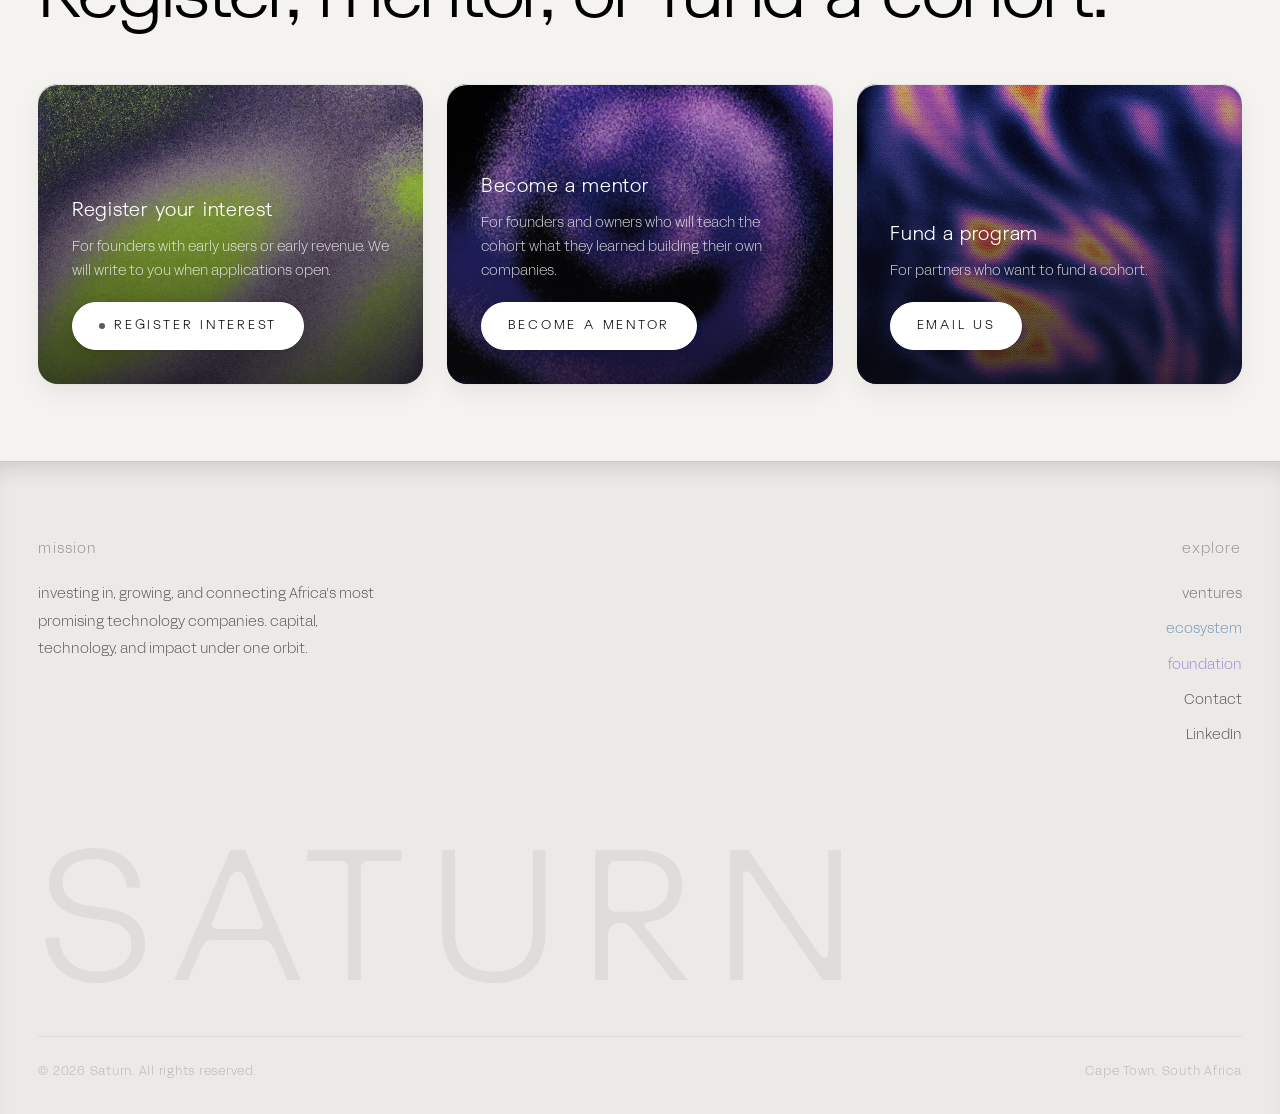
<file: foundation.html>
<!DOCTYPE html>
<html lang="en">
<head>
<meta charset="utf-8">
<meta name="viewport" content="width=device-width, initial-scale=1">
<title>Saturn Foundation | Saturn Startup School</title>
<meta name="description" content="A six month online school for South African founders aged 18 to 35 with early traction. First cohort begins January 2027. Weekly sessions with founders who have built and sold real companies, R100,000 grants awarded at demo day, and a year of mentorship for everyone who finishes.">
<link rel="canonical" href="https://saturn.africa/foundation.html">
<meta name="robots" content="index, follow">
<meta name="theme-color" content="#f4f3f0">
<link rel="icon" href="/favicon.ico" sizes="any">
<link rel="icon" type="image/png" sizes="32x32" href="/assets/img/meta/favicon-32.png">
<link rel="icon" type="image/png" sizes="192x192" href="/assets/img/meta/icon-192.png">
<link rel="apple-touch-icon" href="/assets/img/meta/apple-touch-icon.png">
<meta property="og:type" content="website">
<meta property="og:site_name" content="Saturn">
<meta property="og:locale" content="en_ZA">
<meta property="og:url" content="https://saturn.africa/foundation.html">
<meta property="og:title" content="Saturn Startup School">
<meta property="og:description" content="A six month online school for South African founders aged 18 to 35 with early traction. First cohort begins January 2027. Weekly sessions with founders who have built and sold real companies, R100,000 grants awarded at demo day, and a year of mentorship for everyone who finishes.">
<meta property="og:image" content="https://saturn.africa/assets/img/meta/og-foundation.jpg">
<meta property="og:image:width" content="1200">
<meta property="og:image:height" content="630">
<meta property="og:image:alt" content="Saturn Startup School wordmark over the Saturn artwork">
<meta name="twitter:card" content="summary_large_image">
<meta name="twitter:title" content="Saturn Startup School">
<meta name="twitter:description" content="A six month online school for South African founders aged 18 to 35 with early traction. First cohort begins January 2027. Weekly sessions with founders who have built and sold real companies, R100,000 grants awarded at demo day, and a year of mentorship for everyone who finishes.">
<meta name="twitter:image" content="https://saturn.africa/assets/img/meta/og-foundation.jpg">
<link rel="stylesheet" href="assets/css/site.css?v=7dbebe24">
</head>
<body class="page-foundation has-announce">

<div class="announce" role="status">
  <a href="register.html" class="announce-text" data-split><span class="sat">Saturn</span> Startup School 001 begins January 2027. Register your interest.</a>
</div>

<nav class="navbar" aria-label="Primary">
  <div class="nav-pill">
    <a href="index.html" class="nav-logo" aria-label="Saturn home"><img src="assets/img/brand/saturn-mark.png" alt="Saturn"></a>
    <button class="nav-burger" aria-label="Menu"><span></span><span></span><span></span></button>
    <ul class="nav-menu">
      <li><a class="nav-link" href="index.html#story">About Us</a></li>
      <li class="nav-drop">
        <a class="nav-link" href="index.html#verticals">Our Services</a>
        <div class="drop-panel">
          <a class="drop-item v-ventures" href="ventures.html"><span class="t"><span class="sat">Saturn</span> <span class="sv-ventures">ventures</span></span></a>
          <a class="drop-item v-ecosystem" href="ecosystem.html"><span class="t"><span class="sat">Saturn</span> <span class="sv-ecosystem">ecosystem</span></span></a>
          <a class="drop-item v-foundation" href="foundation.html"><span class="t"><span class="sat">Saturn</span> <span class="sv-foundation">foundation</span></span></a>
        </div>
      </li>
      <li><a class="nav-link" href="#contact">Get in Touch</a></li>
    </ul>
    <a href="register.html" class="nav-apply btn-img btn-img-apply">Register interest</a>
  </div>
</nav>

<header class="vhero" aria-label="Saturn Foundation">
  <div class="vhero-stack">
    <h1 class="vhero-title"><span class="sat">Saturn</span> <span class="vhero-word">foundation</span></h1>
    <a href="register.html" class="hero-apply btn-img btn-img-apply">Register interest</a>
  </div>
</header>

<main>

  <!-- ============ 1. hero ============ -->
  <section class="section-solid">
    <div class="wrap" style="position: relative;">
      <span class="kicker reveal">saturn startup school</span>
      <h2 class="display-xl reveal">A six month school for founders with early traction.</h2>
      <p class="lede lede-wide reveal" data-delay="1">The first cohort begins January 2027. Weekly sessions with founders and owners who have built and sold real companies, on the business and on the person running it. At demo day, three to five founders per cohort receive a <span class="offer">R100,000</span> grant. Everyone who finishes receives twelve months of mentorship.</p>
      <div class="cta-row reveal" data-delay="2">
        <a href="register.html" class="hero-apply btn-img btn-img-apply">Register interest</a>
      </div>
    </div>
  </section>

  <!-- ============ 1b. the foundation ============ -->
  <section class="section-raise">
    <div class="wrap">
      <span class="kicker reveal">the foundation</span>
      <h2 class="display-lg reveal thesis">What is <span class="sat">Saturn</span> <span class="sv-foundation">foundation</span>?</h2>
      <div class="reveal body-wide" data-delay="1">
        <p class="lede"><span class="sat">Saturn</span> <em class="sv-foundation">foundation</em> is a South African nonprofit company (NPC) built to make entrepreneurship a practical, scalable route to a more equal economy, so that young founders who have already started can build businesses that last, and the work those businesses create reaches beyond the founder.</p>
      </div>
    </div>
  </section>

  <!-- ============ 3. the program ============ -->
  <section class="section-solid">
    <div class="wrap" style="position: relative;">
      <span class="kicker reveal">the program</span>
      <h2 class="display-lg reveal">What Startup School is</h2>
      <div class="reveal body-wide" data-delay="1">
        <p class="lede">A six month online program for people who have already started and are ready to grow. The first cohort begins January 2027.</p>
        <p class="lede" style="margin-top: 1.2rem;">You get weekly teaching on the live business, and on the founder running it, in a cohort of eight to fifteen. Teachers are founders and owners who have built and sold real companies. At month six a panel awards three to five grants of R100,000. Everyone who finishes receives twelve months of mentorship.</p>
        <!-- TODO: point at the program detail page once it exists -->
        <a href="#" data-pending class="section-cta">Read more about the program &#8594;</a>
      </div>
    </div>
  </section>

  <!-- ============ 4. what makes us different ============ -->
  <section class="section-raise">
    <div class="wrap">
      <span class="kicker reveal">what you get</span>
      <h2 class="display-lg reveal" style="max-width: 26ch;">Six months of school, a <span class="offer">grant</span> earned at demo day, and a year of mentorship.</h2>
      <div class="diff-grid">
        <div class="diff diff-photo diff-skills reveal">
          <span class="diff-label">Skills</span>
          <h3>Commercial skills from week one</h3>
          <p>Pricing, sales, cash flow and go to market, applied to your business as you learn them.</p>
        </div>
        <div class="diff diff-photo diff-coaching reveal" data-delay="1">
          <span class="diff-label">Coaching</span>
          <h3>Weekly sessions with founders who have built and sold real companies</h3>
          <p>The business and the person. Numbers, customers and the next decision, and the mindset, energy and judgement underneath them.</p>
        </div>
        <div class="diff diff-photo diff-funding reveal" data-delay="2">
          <span class="diff-label">Funding</span>
          <h3>A R100,000 grant, earned at demo day</h3>
          <p>Three to five grants per cohort. No equity. No repayment. The founder keeps the company.</p>
        </div>
        <div class="diff diff-photo diff-network reveal" data-delay="3">
          <span class="diff-label">Network</span>
          <h3>Twelve months of mentorship for everyone who finishes</h3>
          <p>Monthly check ins, buyer introductions, and a cohort that stays together after school ends.</p>
        </div>
      </div>
    </div>
  </section>

  <!-- ============ 5. who we're looking for ============ -->
  <section class="section-solid">
    <div class="wrap" style="position: relative;">
      <span class="kicker reveal">who should apply</span>
      <div class="split">
        <h2 class="display-lg reveal">Who we are looking for</h2>
        <div class="reveal" data-delay="1">
          <p class="lede">Full time founders aged 18 to 35, based in South Africa, building product and platform businesses with early users or early revenue. We back companies across technology, consumer and creative industries.</p>
          <ul class="checklist checklist-stack">
            <li>A product or platform that already exists</li>
            <li>Early users or early revenue</li>
            <li>Building it full time</li>
            <li>Aged 18 to 35 and based in South Africa</li>
          </ul>
        </div>
      </div>
      <p class="examples-lead reveal" data-delay="2">For example</p>
      <ul class="examples reveal" data-delay="3">
        <li>A software product with early users</li>
        <li>A consumer brand with repeat customers</li>
        <li>A marketplace with both sides trading</li>
        <li>A creative platform with an audience</li>
        <li>An app with paying subscribers</li>
      </ul>
    </div>
  </section>

  <!-- ============ 7. track record ============ -->
  <section class="section-solid">
    <div class="wrap" style="position: relative;">
      <span class="kicker reveal">track record</span>
      <h2 class="display-lg reveal">Our record to date</h2>
      <div class="stats-grid">
        <div class="stat reveal"><span class="num" data-count="72" data-prefix="R" data-suffix="M+">R72<em>M+</em></span><span class="cap">capital catalysed</span></div>
        <div class="stat reveal" data-delay="1"><span class="num" data-count="9" data-prefix="R" data-suffix="M+">R9<em>M+</em></span><span class="cap">grants deployed</span></div>
        <div class="stat reveal" data-delay="2"><span class="num" data-count="80">80</span><span class="cap">startups supported</span></div>
        <div class="stat reveal" data-delay="3"><span class="num" data-count="4">4</span><span class="cap">programs delivered</span></div>
      </div>
    </div>
  </section>

  <!-- ============ text band ============ -->
  <div class="text-band" aria-hidden="true">
    <div class="text-band-track">
      <span>Ready to build?</span>
      <span class="dotmark">&#9679;</span>
      <span>Ready to build?</span>
      <span class="dotmark">&#9679;</span>
      <span>Ready to build?</span>
      <span class="dotmark">&#9679;</span>
      <span>Ready to build?</span>
      <span class="dotmark">&#9679;</span>
      <span>Ready to build?</span>
      <span class="dotmark">&#9679;</span>
      <span>Ready to build?</span>
      <span class="dotmark">&#9679;</span>
      <span>Ready to build?</span>
      <span class="dotmark">&#9679;</span>
      <span>Ready to build?</span>
      <span class="dotmark">&#9679;</span>
      <span>Ready to build?</span>
      <span class="dotmark">&#9679;</span>
      <span>Ready to build?</span>
      <span class="dotmark">&#9679;</span>
      <span>Ready to build?</span>
      <span class="dotmark">&#9679;</span>
      <span>Ready to build?</span>
      <span class="dotmark">&#9679;</span>
    </div>
  </div>

  <!-- ============ 8. three ways in ============ -->
  <section id="ways" class="section-raise">
    <div class="wrap">
      <span class="kicker reveal">get involved</span>
      <h2 class="display-lg reveal">Register, mentor, or fund a cohort.</h2>
      <div class="ways-grid">

        <div class="way way-img way-apply reveal">
          <span class="way-t">Register your interest</span>
          <span class="way-d">For founders with early users or early revenue. We will write to you when applications open.</span>
          <a href="register.html" class="btn"><span class="dot"></span>Register interest</a>
        </div>

        <div class="way way-img way-mentor reveal" data-delay="1">
          <span class="way-t">Become a mentor</span>
          <span class="way-d">For founders and owners who will teach the cohort what they learned building their own companies.</span>
          <a href="mentor.html" class="btn btn-ghost">Become a mentor</a>
        </div>

        <div class="way way-img way-fund reveal" data-delay="2">
          <span class="way-t">Fund a program</span>
          <span class="way-d">For partners who want to fund a cohort.</span>
          <a href="mailto:radiyya@saturn.africa?subject=Funding%20a%20Saturn%20Startup%20School%20cohort" class="btn btn-ghost">Email us</a>
        </div>

      </div>
    </div>
  </section>

</main>

<footer>
  <div class="wrap">
    <div class="foot-top">
      <div>
        <div class="foot-title">Mission</div>
        <p class="foot-mission">investing in, growing, and connecting Africa's most promising technology companies. capital, technology, and impact under one orbit.</p>
      </div>
      <div class="foot-right">
        <div class="foot-title">Explore</div>
        <ul class="foot-links">
          <li><a class="l-ventures" href="ventures.html">ventures</a></li>
          <li><a class="l-ecosystem" href="ecosystem.html">ecosystem</a></li>
          <li><a class="l-foundation" href="foundation.html">foundation</a></li>
          <li><a href="index.html#contact">Contact</a></li>
          <li><a href="https://www.linkedin.com/company/saturnfoundation" target="_blank" rel="noopener">LinkedIn</a></li>
        </ul>
      </div>
    </div>
    <div class="foot-wordmark">Saturn</div>
    <div class="foot-base">
      <span>&copy; 2026 Saturn. All rights reserved.</span>
      <span>Cape Town, South Africa</span>
    </div>
  </div>
</footer>

<script src="https://cdnjs.cloudflare.com/ajax/libs/gsap/3.12.5/gsap.min.js"></script>
<script src="assets/js/site.js?v=615d0576"></script>
<script src="assets/js/announce.js?v=8d8dfe97"></script>
</body>
</html>
</file>
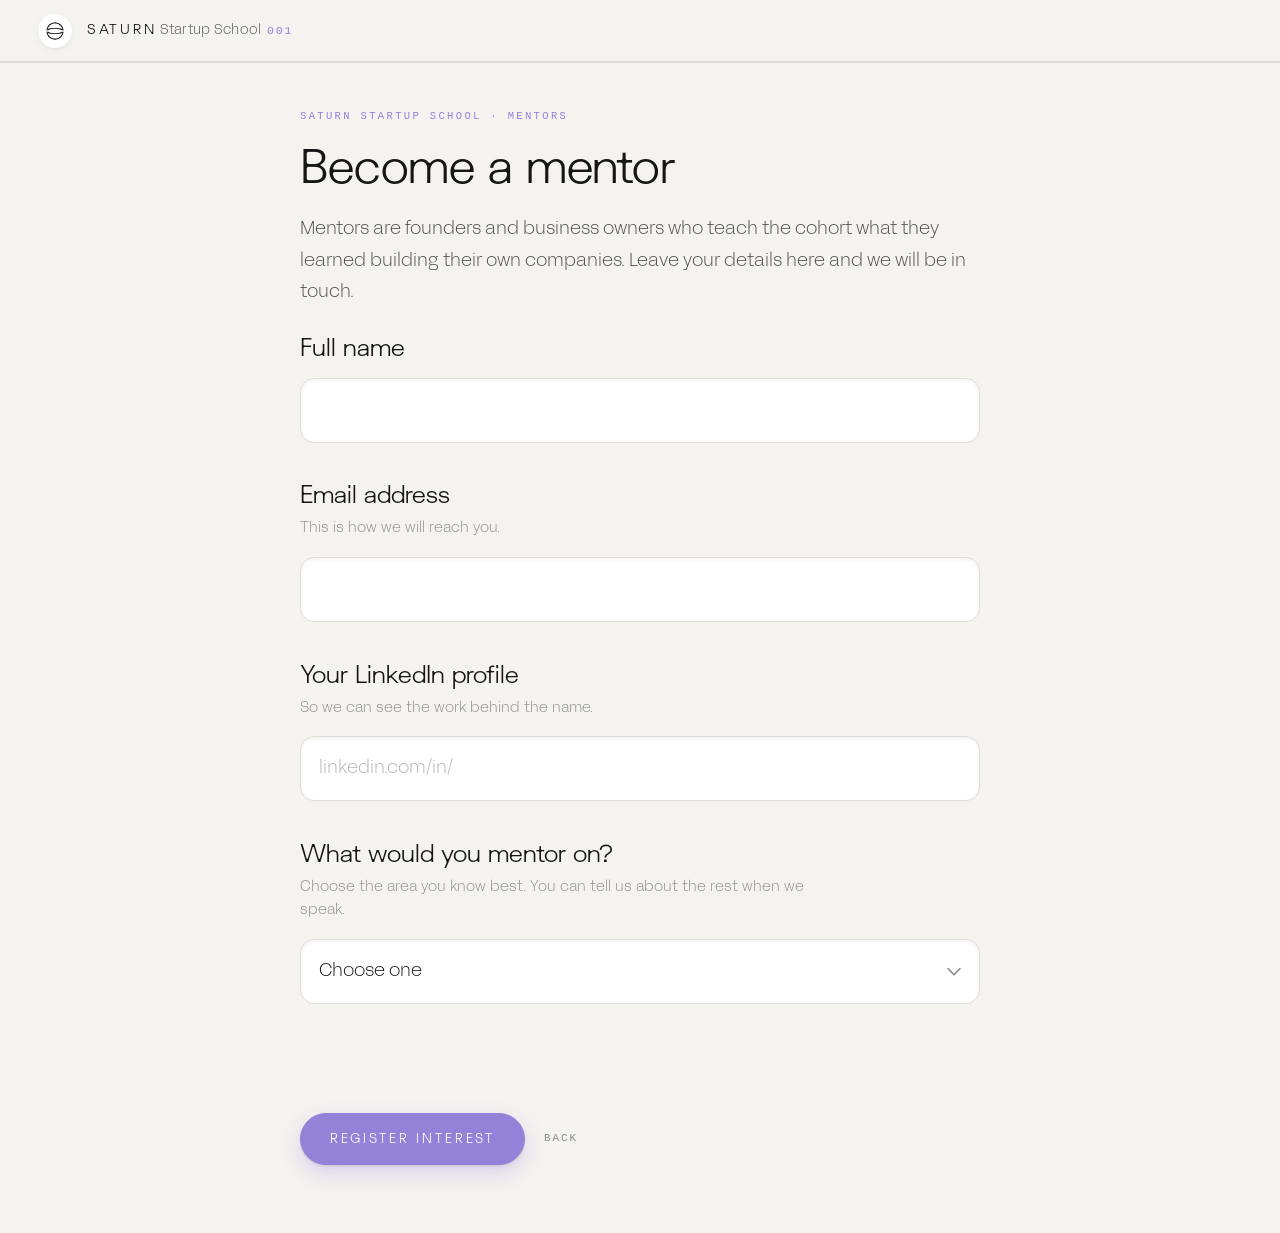
<file: mentor.html>
<!DOCTYPE html>
<html lang="en">
<head>
<meta charset="utf-8">
<meta name="viewport" content="width=device-width, initial-scale=1, viewport-fit=cover">
<title>Become a mentor | Saturn Startup School</title>
<meta name="description" content="Founders and business owners who want to teach the Saturn Startup School cohort can leave their details here.">
<link rel="canonical" href="https://saturn.africa/mentor.html">
<meta name="robots" content="index, follow">
<meta name="theme-color" content="#f4f3f0">
<link rel="icon" href="/favicon.ico" sizes="any">
<link rel="icon" type="image/png" sizes="32x32" href="/assets/img/meta/favicon-32.png">
<link rel="apple-touch-icon" href="/assets/img/meta/apple-touch-icon.png">
<meta property="og:type" content="website">
<meta property="og:site_name" content="Saturn">
<meta property="og:url" content="https://saturn.africa/mentor.html">
<meta property="og:title" content="Become a Saturn Startup School mentor">
<meta property="og:description" content="Teach the founders in cohort 001, beginning January 2027.">
<meta property="og:image" content="https://saturn.africa/assets/img/meta/og-foundation.jpg">
<meta name="twitter:card" content="summary_large_image">
<link rel="stylesheet" href="assets/css/site.css?v=7dbebe24">
<link rel="stylesheet" href="assets/css/apply.css?v=63826a49">
</head>
<body class="page-foundation page-apply">

<header class="ap-bar">
  <a href="foundation.html" class="ap-logo" aria-label="Back to Saturn Foundation"><img src="assets/img/brand/saturn-mark.png" alt="Saturn"></a>
  <span class="ap-name"><span class="sat">Saturn</span> Startup School <span class="ap-cohort">001</span></span>
  <div class="ap-track" aria-hidden="true"><span id="ap-fill"></span></div>
</header>

<main class="ap-main">
  <div class="ap-view">
    <span class="ap-kicker">Saturn Startup School &middot; Mentors</span>
    <h1 class="ap-h">Become a mentor</h1>
    <p class="ap-body">Mentors are founders and business owners who teach the cohort what they learned building their own companies. Leave your details here and we will be in touch.</p>

    <form id="interest-form" class="ap-form" novalidate
          data-endpoint="https://formspree.io/f/xwvrdawj"
          data-source="mentor.html"
          data-subject="School 001 mentor interest | {name}"
          data-done-h="Thank you."
          data-done-body="We have your details. We will be in touch as we build the mentor group for cohort 001.|Follow Saturn Foundation on LinkedIn so you see the cohort as it takes shape.">

      <div class="ap-q" data-field="full_name">
        <p class="ap-q-label">Full name</p>
        <input class="ap-input" type="text" maxlength="80" autocomplete="name" required>
        <div class="ap-err"></div>
      </div>

      <div class="ap-q" data-field="email">
        <p class="ap-q-label">Email address</p>
        <p class="ap-q-help">This is how we will reach you.</p>
        <input class="ap-input" type="email" autocomplete="email" inputmode="email" required>
        <div class="ap-err"></div>
      </div>

      <div class="ap-q" data-field="linkedin">
        <p class="ap-q-label">Your LinkedIn profile</p>
        <p class="ap-q-help">So we can see the work behind the name.</p>
        <input class="ap-input" type="text" placeholder="linkedin.com/in/" required>
        <div class="ap-err"></div>
      </div>

      <div class="ap-q" data-field="mentorship_area">
        <p class="ap-q-label">What would you mentor on?</p>
        <p class="ap-q-help">Choose the area you know best. You can tell us about the rest when we speak.</p>
        <select class="ap-select" required>
          <option value="">Choose one</option>
          <option>Sales and business development</option>
          <option>Marketing and brand</option>
          <option>Social media and content</option>
          <option>Product and design</option>
          <option>Software engineering</option>
          <option>Data and AI</option>
          <option>Finance, pricing and cash flow</option>
          <option>Fundraising and investor relations</option>
          <option>Operations and logistics</option>
          <option>Supply chain and manufacturing</option>
          <option>Retail and distribution</option>
          <option>Legal, tax and compliance</option>
          <option>People and hiring</option>
          <option>Customer support and retention</option>
          <option>Strategy and growth</option>
          <option>Founder coaching and mindset</option>
          <option>Something else</option>
        </select>
        <div class="ap-err"></div>
      </div>

      <div class="ap-err ap-err-form"></div>

      <div class="ap-actions">
        <button type="button" class="ap-next">Register interest</button>
        <a class="ap-back" href="foundation.html">Back</a>
      </div>
    </form>
  </div>
</main>

<noscript>
  <div class="ap-main"><div class="ap-view">
    <h1 class="ap-h">Become a mentor</h1>
    <p class="ap-body">This form needs JavaScript switched on. If you cannot switch it on, write to <a href="mailto:radiyya@saturn.africa">radiyya@saturn.africa</a>.</p>
  </div></div>
</noscript>

<script src="assets/js/interest.js?v=df98f049"></script>
</body>
</html>
</file>
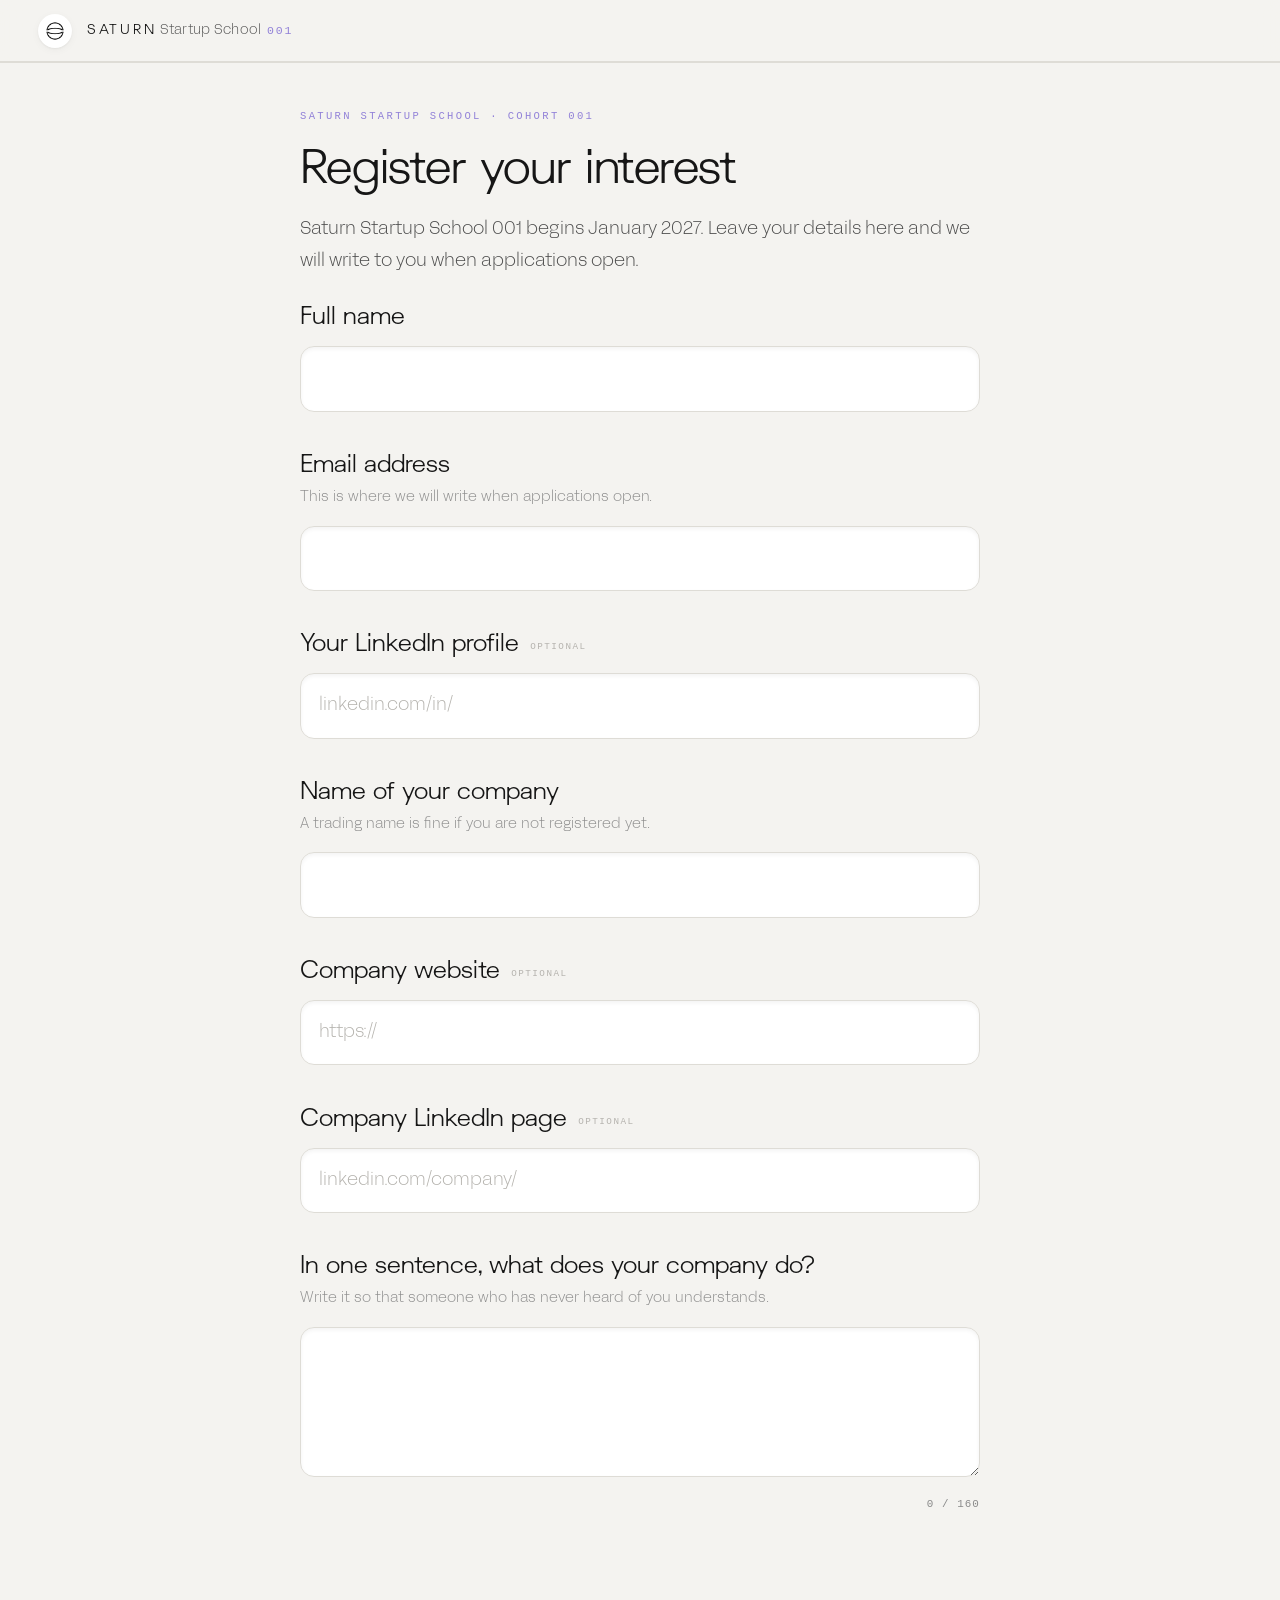
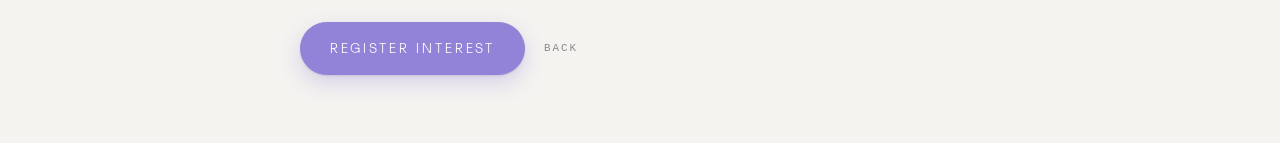
<file: register.html>
<!DOCTYPE html>
<html lang="en">
<head>
<meta charset="utf-8">
<meta name="viewport" content="width=device-width, initial-scale=1, viewport-fit=cover">
<title>Register your interest | Saturn Startup School</title>
<meta name="description" content="Leave your details and we will be in touch when Saturn Startup School opens for the 001 cohort, beginning January 2027.">
<link rel="canonical" href="https://saturn.africa/register.html">
<meta name="robots" content="index, follow">
<meta name="theme-color" content="#f4f3f0">
<link rel="icon" href="/favicon.ico" sizes="any">
<link rel="icon" type="image/png" sizes="32x32" href="/assets/img/meta/favicon-32.png">
<link rel="apple-touch-icon" href="/assets/img/meta/apple-touch-icon.png">
<meta property="og:type" content="website">
<meta property="og:site_name" content="Saturn">
<meta property="og:url" content="https://saturn.africa/register.html">
<meta property="og:title" content="Register your interest in Saturn Startup School">
<meta property="og:description" content="A six month school for founders with early traction. Cohort 001 begins January 2027.">
<meta property="og:image" content="https://saturn.africa/assets/img/meta/og-foundation.jpg">
<meta name="twitter:card" content="summary_large_image">
<link rel="stylesheet" href="assets/css/site.css?v=7dbebe24">
<link rel="stylesheet" href="assets/css/apply.css?v=63826a49">
</head>
<body class="page-foundation page-apply">

<header class="ap-bar">
  <a href="foundation.html" class="ap-logo" aria-label="Back to Saturn Foundation"><img src="assets/img/brand/saturn-mark.png" alt="Saturn"></a>
  <span class="ap-name"><span class="sat">Saturn</span> Startup School <span class="ap-cohort">001</span></span>
  <div class="ap-track" aria-hidden="true"><span id="ap-fill"></span></div>
</header>

<main class="ap-main">
  <div class="ap-view">
    <span class="ap-kicker">Saturn Startup School &middot; Cohort 001</span>
    <h1 class="ap-h">Register your interest</h1>
    <p class="ap-body">Saturn Startup School 001 begins January 2027. Leave your details here and we will write to you when applications open.</p>

    <form id="interest-form" class="ap-form" novalidate
          data-endpoint="https://formspree.io/f/xwvrdawj"
          data-source="register.html"
          data-subject="School 001 founder interest | {name}"
          data-done-h="Thank you."
          data-done-body="We have your details. We will write to you when applications for Saturn Startup School 001 open.|Follow Saturn Foundation on LinkedIn so you see the cohort as it takes shape.">

      <div class="ap-q" data-field="full_name">
        <p class="ap-q-label">Full name</p>
        <input class="ap-input" type="text" maxlength="80" autocomplete="name" required>
        <div class="ap-err"></div>
      </div>

      <div class="ap-q" data-field="email">
        <p class="ap-q-label">Email address</p>
        <p class="ap-q-help">This is where we will write when applications open.</p>
        <input class="ap-input" type="email" autocomplete="email" inputmode="email" required>
        <div class="ap-err"></div>
      </div>

      <div class="ap-q" data-field="linkedin">
        <p class="ap-q-label">Your LinkedIn profile<span class="ap-opt-tag">optional</span></p>
        <input class="ap-input" type="text" placeholder="linkedin.com/in/">
        <div class="ap-err"></div>
      </div>

      <div class="ap-q" data-field="company_name">
        <p class="ap-q-label">Name of your company</p>
        <p class="ap-q-help">A trading name is fine if you are not registered yet.</p>
        <input class="ap-input" type="text" maxlength="80" required>
        <div class="ap-err"></div>
      </div>

      <div class="ap-q" data-field="company_website">
        <p class="ap-q-label">Company website<span class="ap-opt-tag">optional</span></p>
        <input class="ap-input" type="text" placeholder="https://">
        <div class="ap-err"></div>
      </div>

      <div class="ap-q" data-field="company_linkedin">
        <p class="ap-q-label">Company LinkedIn page<span class="ap-opt-tag">optional</span></p>
        <input class="ap-input" type="text" placeholder="linkedin.com/company/">
        <div class="ap-err"></div>
      </div>

      <div class="ap-q" data-field="one_sentence">
        <p class="ap-q-label">In one sentence, what does your company do?</p>
        <p class="ap-q-help">Write it so that someone who has never heard of you understands.</p>
        <textarea class="ap-textarea" maxlength="160" required></textarea>
        <div class="ap-count"></div>
        <div class="ap-err"></div>
      </div>

      <div class="ap-err ap-err-form"></div>

      <div class="ap-actions">
        <button type="button" class="ap-next">Register interest</button>
        <a class="ap-back" href="foundation.html">Back</a>
      </div>
    </form>
  </div>
</main>

<noscript>
  <div class="ap-main"><div class="ap-view">
    <h1 class="ap-h">Register your interest</h1>
    <p class="ap-body">This form needs JavaScript switched on. If you cannot switch it on, write to <a href="mailto:radiyya@saturn.africa">radiyya@saturn.africa</a>.</p>
  </div></div>
</noscript>

<script src="assets/js/interest.js?v=df98f049"></script>
</body>
</html>
</file>
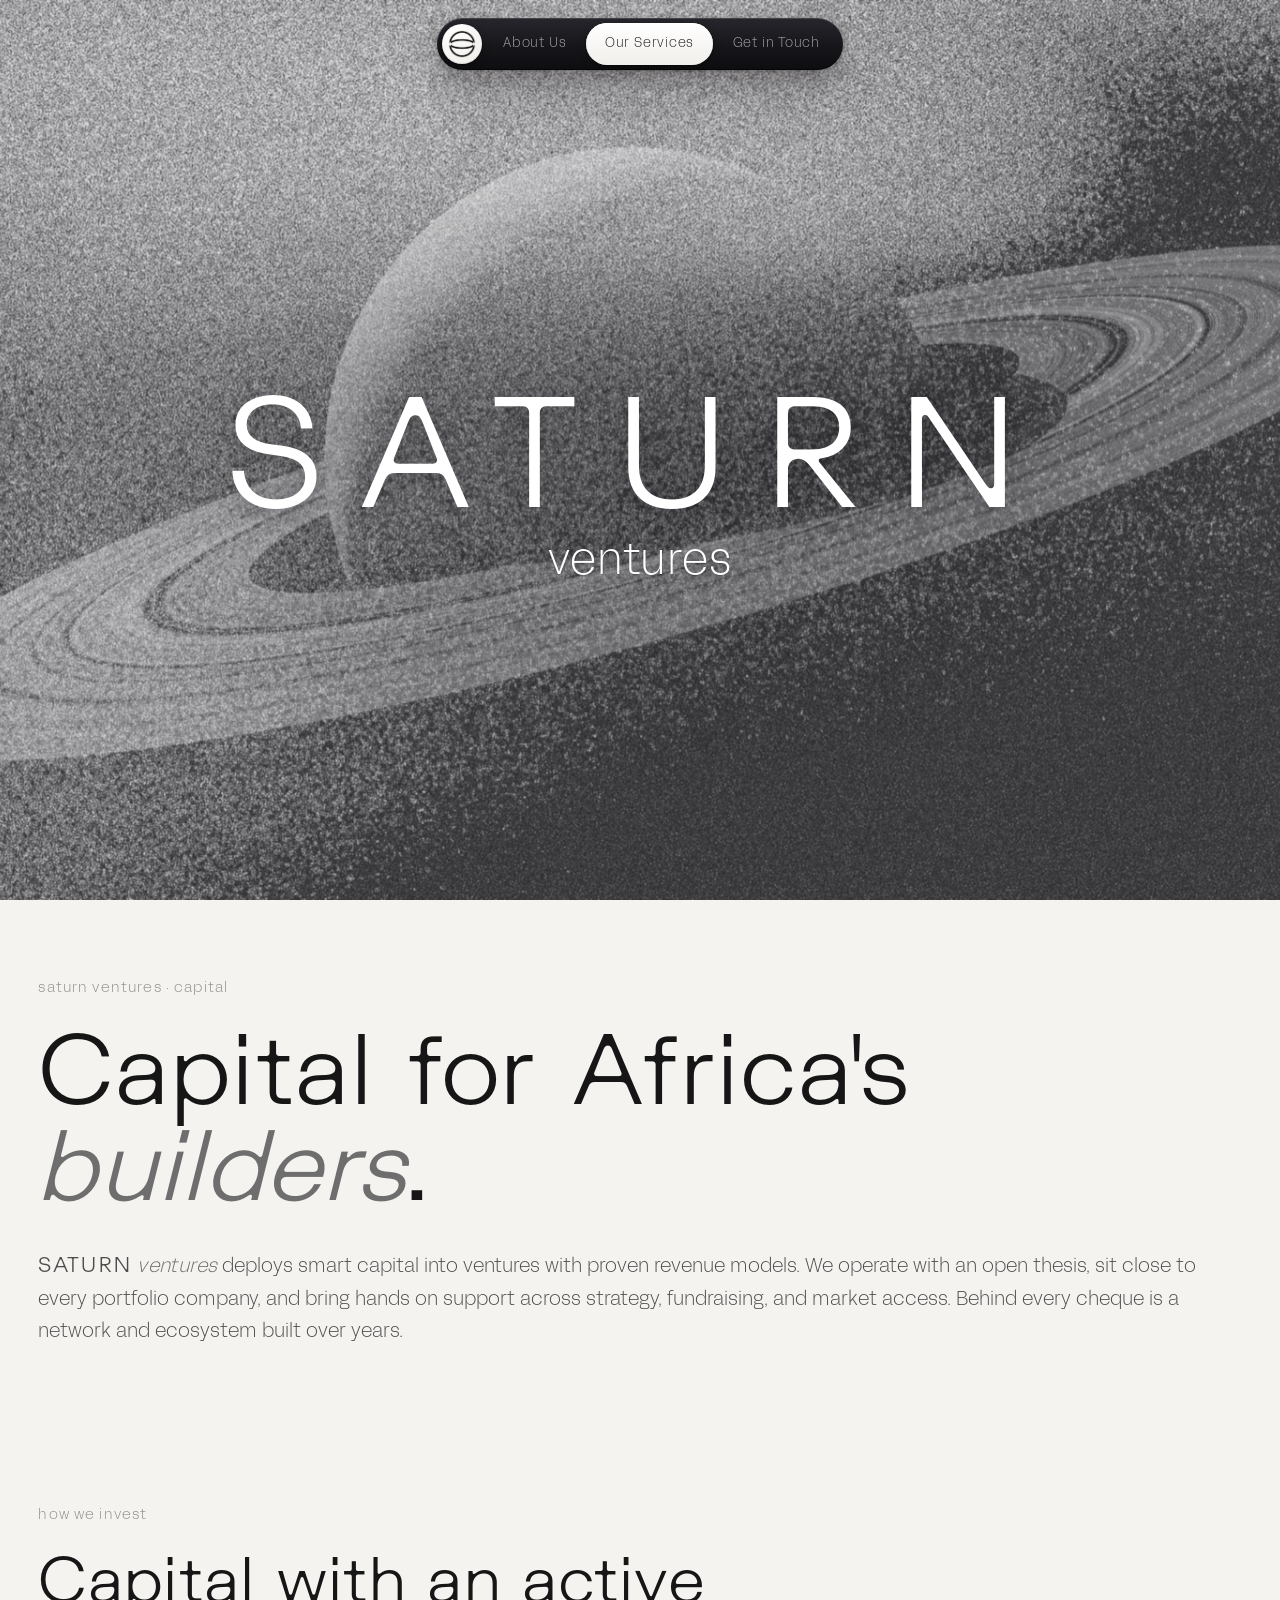
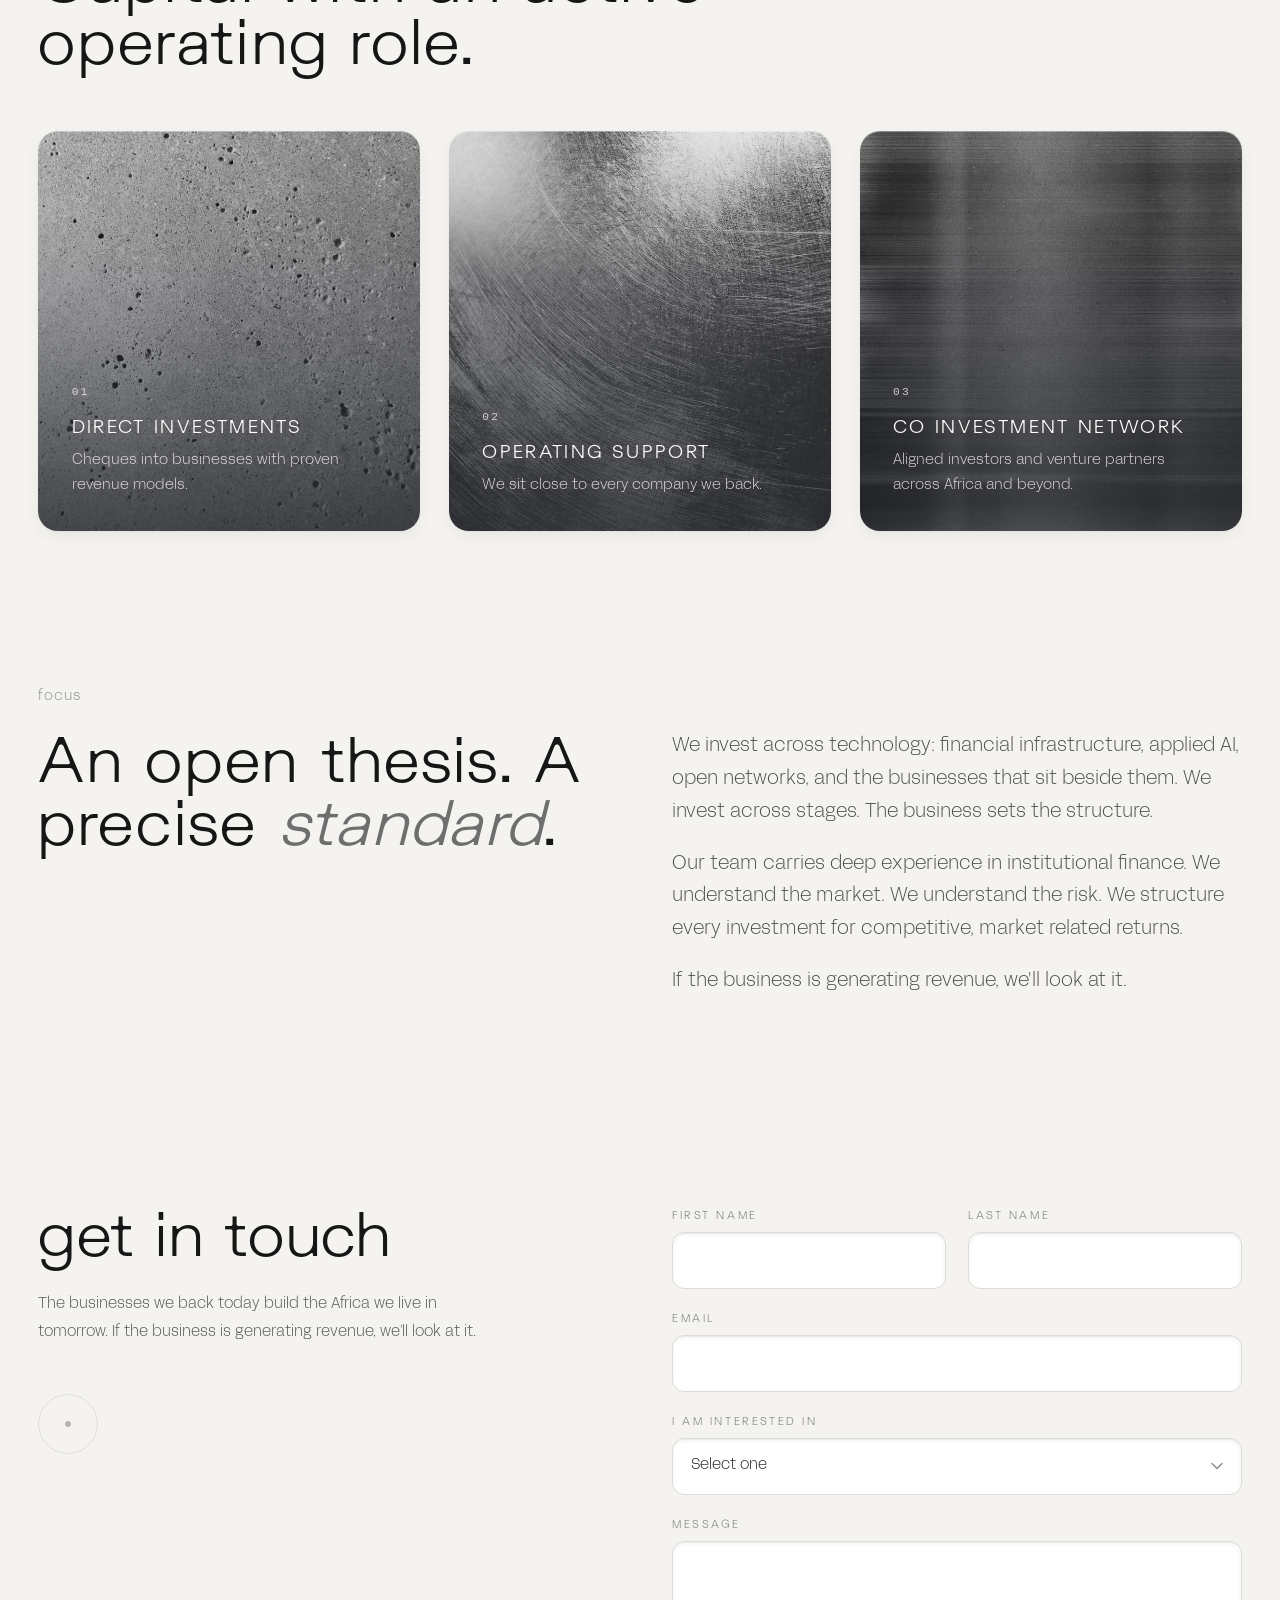
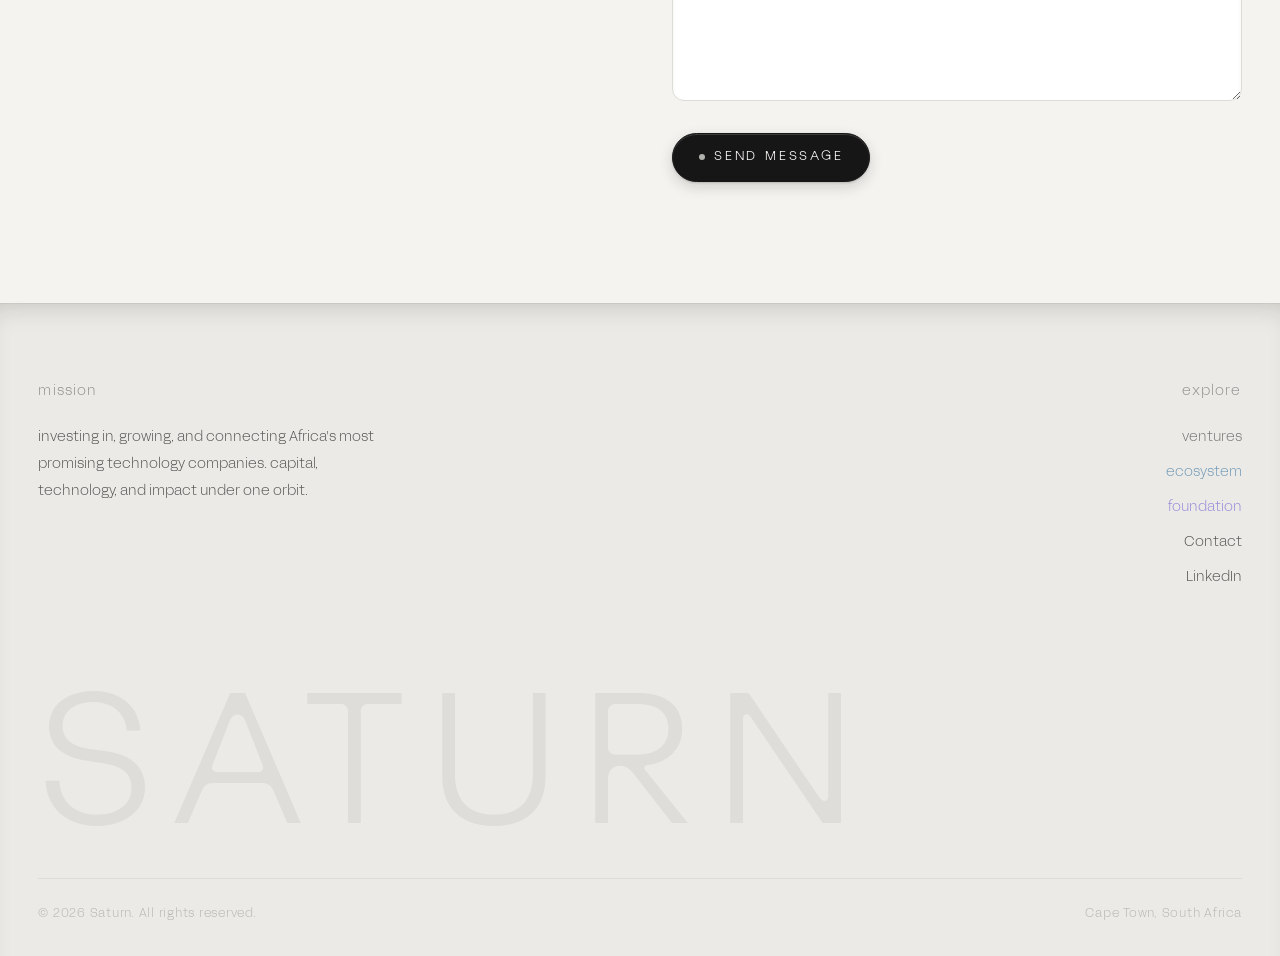
<file: ventures.html>
<!DOCTYPE html>
<html lang="en">
<head>
<meta charset="utf-8">
<meta name="viewport" content="width=device-width, initial-scale=1">
<title>Saturn Ventures | Capital for Africa's builders</title>
<meta name="description" content="Saturn Ventures deploys smart capital into ventures with proven revenue models, with hands on support across strategy, fundraising and market access.">
<link rel="canonical" href="https://saturn.africa/ventures.html">
<meta name="robots" content="index, follow">
<meta name="theme-color" content="#f4f3f0">
<link rel="icon" href="/favicon.ico" sizes="any">
<link rel="icon" type="image/png" sizes="32x32" href="/assets/img/meta/favicon-32.png">
<link rel="icon" type="image/png" sizes="192x192" href="/assets/img/meta/icon-192.png">
<link rel="apple-touch-icon" href="/assets/img/meta/apple-touch-icon.png">
<meta property="og:type" content="website">
<meta property="og:site_name" content="Saturn">
<meta property="og:locale" content="en_ZA">
<meta property="og:url" content="https://saturn.africa/ventures.html">
<meta property="og:title" content="Saturn Ventures">
<meta property="og:description" content="Saturn Ventures deploys smart capital into ventures with proven revenue models, with hands on support across strategy, fundraising and market access.">
<meta property="og:image" content="https://saturn.africa/assets/img/meta/og-ventures.jpg">
<meta property="og:image:width" content="1200">
<meta property="og:image:height" content="630">
<meta property="og:image:alt" content="Saturn Ventures wordmark over the Saturn artwork">
<meta name="twitter:card" content="summary_large_image">
<meta name="twitter:title" content="Saturn Ventures">
<meta name="twitter:description" content="Saturn Ventures deploys smart capital into ventures with proven revenue models, with hands on support across strategy, fundraising and market access.">
<meta name="twitter:image" content="https://saturn.africa/assets/img/meta/og-ventures.jpg">
<link rel="stylesheet" href="assets/css/site.css?v=7dbebe24">
</head>
<body class="page-ventures">

<nav class="navbar" aria-label="Primary">
  <div class="nav-pill">
    <a href="index.html" class="nav-logo" aria-label="Saturn home"><img src="assets/img/brand/saturn-mark.png" alt="Saturn"></a>
    <button class="nav-burger" aria-label="Menu"><span></span><span></span><span></span></button>
    <ul class="nav-menu">
      <li><a class="nav-link" href="index.html#story">About Us</a></li>
      <li class="nav-drop">
        <a class="nav-link" href="index.html#verticals">Our Services</a>
        <div class="drop-panel">
          <a class="drop-item v-ventures" href="ventures.html"><span class="t"><span class="sat">Saturn</span> <span class="sv-ventures">ventures</span></span></a>
          <a class="drop-item v-ecosystem" href="ecosystem.html"><span class="t"><span class="sat">Saturn</span> <span class="sv-ecosystem">ecosystem</span></span></a>
          <a class="drop-item v-foundation" href="foundation.html"><span class="t"><span class="sat">Saturn</span> <span class="sv-foundation">foundation</span></span></a>
        </div>
      </li>
      <li><a class="nav-link" href="#contact">Get in Touch</a></li>
    </ul>
  </div>
</nav>

<header class="vhero" aria-label="Saturn Ventures">
  <h1 class="vhero-title"><span class="sat">Saturn</span> <span class="vhero-word">ventures</span></h1>
</header>

<main>
  <section class="section-solid">
    <div class="wrap" style="position: relative;">
      <span class="kicker reveal">saturn ventures · capital</span>
      <h2 class="display-xl reveal">Capital for Africa's <span class="accent-word">builders</span>.</h2>
      <p class="lede reveal" data-delay="1"><span class="sat">Saturn</span> <em class="sv-ventures">ventures</em> deploys smart capital into ventures with proven revenue models. We operate with an open thesis, sit close to every portfolio company, and bring hands on support across strategy, fundraising, and market access. Behind every cheque is a network and ecosystem built over years.</p>
    </div>
  </section>

  <section class="section-raise">
    <div class="wrap">
      <span class="kicker reveal">how we invest</span>
      <h2 class="display-lg reveal" style="max-width: 20ch;">Capital with an active operating role.</h2>
      <div class="svc-grid">

        <article class="svc svc-1 reveal">
          <div class="svc-inner" tabindex="0">
            <span class="svc-idx">01</span>
            <h3>Direct investments</h3>
            <p class="svc-teaser">Cheques into businesses with proven revenue models.</p>
            <p class="svc-more">Structured for competitive, market related returns. Milestone based deployment. Disciplined diligence.</p>
          </div>
        </article>

        <article class="svc svc-2 reveal" data-delay="1">
          <div class="svc-inner" tabindex="0">
            <span class="svc-idx">02</span>
            <h3>Operating support</h3>
            <p class="svc-teaser">We sit close to every company we back.</p>
            <p class="svc-more">Portfolio companies draw on the Saturn group for strategy, fundraising, technology delivery, and market access.</p>
          </div>
        </article>

        <article class="svc svc-3 reveal" data-delay="2">
          <div class="svc-inner" tabindex="0">
            <span class="svc-idx">03</span>
            <h3>Co investment network</h3>
            <p class="svc-teaser">Aligned investors and venture partners across Africa and beyond.</p>
            <p class="svc-more">A network that opens follow on capital for the businesses we back.</p>
          </div>
        </article>

      </div>
    </div>
  </section>

  <section class="section-solid">
    <div class="wrap" style="position: relative;">
      <span class="kicker reveal">focus</span>
      <div class="split">
        <h2 class="display-lg reveal">An open thesis. A precise <span class="accent-word">standard</span>.</h2>
        <div class="reveal" data-delay="1">
          <p class="lede">We invest across technology: financial infrastructure, applied AI, open networks, and the businesses that sit beside them. We invest across stages. The business sets the structure.</p>
          <p class="lede" style="margin-top: 1.2rem;">Our team carries deep experience in institutional finance. We understand the market. We understand the risk. We structure every investment for competitive, market related returns.</p>
          <p class="lede" style="margin-top: 1.2rem;">If the business is generating revenue, we'll look at it.</p>
        </div>
      </div>
    </div>
  </section>

  <section id="contact" class="section-raise">
    <div class="wrap">
      <div class="contact-grid">

        <div class="contact-left reveal">
          <h2 class="contact-heading">get in touch</h2>
          <p class="contact-sub">The businesses we back today build the Africa we live in tomorrow. If the business is generating revenue, we&#8217;ll look at it.</p>
          <div class="contact-decoration" aria-hidden="true"></div>
        </div>

        <form id="contact-form" class="contact-form-v2 reveal" data-delay="1"
              action="https://formspree.io/f/xwvrdawj" method="POST" novalidate>
          <div class="form-row">
            <div class="field">
              <label for="f-first">First name</label>
              <input id="f-first" name="first_name" type="text" autocomplete="given-name" required>
            </div>
            <div class="field">
              <label for="f-last">Last name</label>
              <input id="f-last" name="last_name" type="text" autocomplete="family-name" required>
            </div>
          </div>
          <div class="field">
            <label for="f-email">Email</label>
            <input id="f-email" name="email" type="email" autocomplete="email" required>
          </div>
          <div class="field">
            <label for="f-interest">I am interested in</label>
            <select id="f-interest" name="interest">
              <option value="">Select one</option>
              <optgroup label="Capital">
                <option>Investment or funding</option>
                <option>Fundraising support</option>
                <option>Go to market support</option>
              </optgroup>
              <optgroup label="Technology">
                <option>Software development</option>
                <option>AI and automation</option>
                <option>Data and analytics</option>
                <option>Payments and infrastructure</option>
                <option>Cloud and security</option>
                <option>Technology strategy and roadmaps</option>
                <option>Consulting and advisory</option>
              </optgroup>
              <optgroup label="Programs and impact">
                <option>Joining a program</option>
                <option>Becoming a mentor</option>
                <option>University or institutional partnership</option>
                <option>Supporting the foundation</option>
              </optgroup>
              <optgroup label="General">
                <option>Partnership</option>
                <option>Careers</option>
                <option>Something else</option>
              </optgroup>
            </select>
          </div>
          <div class="field">
            <label for="f-msg">Message</label>
            <textarea id="f-msg" name="message" rows="5" required></textarea>
          </div>
          <button type="submit" class="btn"><span class="dot"></span>Send message</button>
          <p id="form-note" class="form-note" aria-live="polite"></p>
        </form>

      </div>
    </div>
  </section>
</main>

<footer>
  <div class="wrap">
    <div class="foot-top">
      <div>
        <div class="foot-title">Mission</div>
        <p class="foot-mission">investing in, growing, and connecting Africa's most promising technology companies. capital, technology, and impact under one orbit.</p>
      </div>
      <div class="foot-right">
        <div class="foot-title">Explore</div>
        <ul class="foot-links">
          <li><a class="l-ventures" href="ventures.html">ventures</a></li>
          <li><a class="l-ecosystem" href="ecosystem.html">ecosystem</a></li>
          <li><a class="l-foundation" href="foundation.html">foundation</a></li>
          <li><a href="#contact">Contact</a></li>
          <li><a href="https://www.linkedin.com/company/saturnafrica" target="_blank" rel="noopener">LinkedIn</a></li>
        </ul>
      </div>
    </div>
    <div class="foot-wordmark">Saturn</div>
    <div class="foot-base">
      <span>&copy; 2026 Saturn. All rights reserved.</span>
      <span>Cape Town, South Africa</span>
    </div>
  </div>
</footer>

<script src="assets/js/site.js?v=615d0576"></script>
</body>
</html>
</file>
<file: assets/css/site.css>
/* ============================================================
   SATURN — design system
   Typography: FG Futurist Light (display) / Acid Grotesk UltraLight (body)
   Palette: off white ground, near black ink, vertical accents
   ============================================================ */

@font-face {
  font-family: "FG Futurist";
  src: url("../fonts/FG_FuturistTRIAL-Light.otf") format("opentype");
  font-weight: 300;
  font-style: normal;
  font-display: swap;
}
@font-face {
  font-family: "Acid Grotesk";
  src: url("../fonts/FFF-AcidGrotesk-UltraLight-TRIAL.otf") format("opentype");
  font-weight: 200;
  font-style: normal;
  font-display: swap;
}

:root {
  /* ground */
  --bg: #f4f3f0;
  --bg-raise: #fbfaf8;
  --bg-dim: #ebeae6;

  /* ink */
  --ink: #161616;
  --ink-soft: #4d4d4d;
  --ink-mid: #8a8a8a;
  --ink-faint: #b5b3ae;
  --line: #dedcd6;

  /* vertical accents */
  --ventures: #929292;
  --ventures-deep: #6e6e6e;
  --ecosystem: #92bbd8;
  --ecosystem-deep: #6a94b4;
  --foundation: #baadf5;
  --foundation-deep: #9282d8;

  /* interactive default = neutral grey (blue belongs to ecosystem only) */
  --accent: #929292;
  --accent-deep: #6e6e6e;

  --font-display: "FG Futurist", "Futura", "Avenir Next", "Helvetica Neue", sans-serif;
  --font-body: "Acid Grotesk", "Helvetica Neue", Helvetica, Arial, sans-serif;
  --font-mono: "SF Mono", "IBM Plex Mono", ui-monospace, Menlo, monospace;

  /* elevation scale: layered so shadows read as real depth, not a blur */
  --sh-1: 0 1px 2px rgba(24, 22, 18, 0.05), 0 2px 8px rgba(24, 22, 18, 0.04);
  --sh-2: 0 2px 6px rgba(24, 22, 18, 0.06), 0 10px 24px rgba(24, 22, 18, 0.07);
  --sh-3: 0 4px 10px rgba(24, 22, 18, 0.06), 0 20px 44px rgba(24, 22, 18, 0.10);
  --sh-4: 0 10px 20px rgba(24, 22, 18, 0.08), 0 36px 80px rgba(24, 22, 18, 0.14);

  /* one vertical rhythm everywhere: section padding and the gap between
     a heading block and the content under it */
  --section-y: clamp(3.5rem, 6vw, 5.5rem);
  --block-gap: clamp(2.5rem, 5vw, 3.5rem);

  --max: 1800px;
  --pad: clamp(1.25rem, 3vw, 2.75rem);
  --nav-h: 88px;
}

/* per page accent override */
body.page-ventures   { --accent: var(--ventures);   --accent-deep: var(--ventures-deep); }
body.page-ecosystem  { --accent: var(--ecosystem);  --accent-deep: var(--ecosystem-deep); }
body.page-foundation { --accent: var(--foundation); --accent-deep: var(--foundation-deep); }

* { margin: 0; padding: 0; box-sizing: border-box; }
html { scroll-behavior: smooth; }
html, body {
  background: var(--bg);
  color: var(--ink);
  font-family: var(--font-body);
  font-weight: 200;
  font-size: 16px;
  line-height: 1.7;
  -webkit-font-smoothing: antialiased;
}
::selection { background: var(--accent); color: var(--ink); }

img { max-width: 100%; display: block; }
a { color: inherit; text-decoration: none; }
button { font: inherit; cursor: pointer; }

/* ---------- type scale ---------- */
h1, h2, h3, .display {
  font-family: var(--font-display);
  font-weight: 300;
  line-height: 1.08;
  letter-spacing: 0.04em;
}
.display-xl { font-size: clamp(2.6rem, 7vw, 5.8rem); }
.display-lg { font-size: clamp(2rem, 4.6vw, 3.6rem); }
.display-md { font-size: clamp(1.5rem, 3vw, 2.3rem); }

.kicker {
  font-family: var(--font-body);
  font-size: 0.9rem;
  letter-spacing: 0.08em;
  text-transform: lowercase;
  color: var(--ink-mid);
  display: block;
  margin-bottom: 1.4rem;
}

/* rotating orbit mark */
.rotor {
  position: absolute;
  top: clamp(3rem, 8vw, 6rem);
  right: var(--pad);
  width: clamp(110px, 12vw, 190px);
  height: auto;
  animation: rotor-spin 26s linear infinite;
  pointer-events: none;
}
@keyframes rotor-spin { to { transform: rotate(360deg); } }
@media (max-width: 980px) { .rotor { display: none; } }
@media (prefers-reduced-motion: reduce) { .rotor { animation: none; } }

.lede {
  font-size: clamp(1rem, 1.5vw, 1.2rem);
  color: var(--ink-soft);
  max-width: 58ch;
}
.accent-word { font-style: italic; color: var(--accent-deep); }
/* headline accents keyed to the vertical each phrase points at */
.ac-ventures   { font-style: italic; color: var(--ventures-deep); }
.ac-ecosystem  { font-style: italic; color: var(--ecosystem-deep); }
.ac-foundation { font-style: italic; color: var(--foundation-deep); }

.mono {
  font-family: var(--font-mono);
  font-size: 0.72rem;
  letter-spacing: 0.12em;
  color: var(--ink-mid);
}

/* ---------- layout ---------- */
.sr-only { position: absolute; width: 1px; height: 1px; padding: 0; margin: -1px; overflow: hidden; clip: rect(0 0 0 0); white-space: nowrap; border: 0; }
.wrap { max-width: var(--max); margin: 0 auto; padding-left: var(--pad); padding-right: var(--pad); }
section { position: relative; padding: var(--section-y) 0; }
.section-solid { background: var(--bg); }
.section-raise { background: var(--bg); }

/* ---------- nav: floating dark pill ---------- */
/* The nav rides with the page over the first screen, then locks to the top
   with a backdrop behind it. Without the backdrop the pill floats and body
   copy slides visibly underneath it. */
.navbar {
  position: absolute; top: 18px; left: 0; right: 0; z-index: 50;
  display: flex; justify-content: center;
  pointer-events: none;
}
.navbar.is-stuck {
  position: fixed;
  animation: nav-drop 0.34s cubic-bezier(0.2, 0.7, 0.2, 1) both;
}
/* full width backdrop, so nothing shows through behind the pill */
.navbar.is-stuck::before {
  content: ""; position: absolute; left: 0; right: 0;
  top: -18px; bottom: -18px;
  background: color-mix(in srgb, var(--bg) 82%, transparent);
  -webkit-backdrop-filter: blur(16px); backdrop-filter: blur(16px);
  border-bottom: 1px solid color-mix(in srgb, var(--line) 70%, transparent);
  pointer-events: none;
}
@keyframes nav-drop { from { transform: translateY(-120%); } to { transform: none; } }
@media (prefers-reduced-motion: reduce) { .navbar.is-stuck { animation: none; } }
/* the nav opens as a full screen sheet on phones, which has to sit still */
body.nav-open .navbar { position: fixed; }
body.nav-open .navbar::before { display: none; }
.nav-pill {
  pointer-events: auto;
  position: relative; z-index: 1;
  display: flex; align-items: center; gap: 0.2rem;
  border-radius: 999px;
  padding: 5px;
  /* top-lit gradient reads as a rounded solid, not a flat swatch */
  background: linear-gradient(180deg, #26262d 0%, #17171b 52%, #0d0d10 100%);
  box-shadow:
    inset 0 1px 0 rgba(255, 255, 255, 0.13),
    inset 0 -1px 0 rgba(0, 0, 0, 0.55),
    0 1px 2px rgba(16, 14, 12, 0.20),
    0 8px 20px rgba(16, 14, 12, 0.22),
    0 24px 56px rgba(16, 14, 12, 0.24);
}
.nav-logo {
  width: 40px; height: 40px; border-radius: 50%;
  background: radial-gradient(125% 125% at 30% 18%, #ffffff 0%, #f2f0ec 70%, #e6e3dd 100%);
  display: flex; align-items: center; justify-content: center;
  flex: 0 0 auto;
  box-shadow:
    0 1px 2px rgba(0, 0, 0, 0.34),
    0 3px 8px rgba(0, 0, 0, 0.24),
    inset 0 -1px 1px rgba(24, 22, 18, 0.10);
}
.nav-logo img { width: 30px; height: 30px; display: block; }
.nav-menu { display: flex; align-items: center; gap: 0.1rem; list-style: none; }
.nav-menu a.nav-link {
  display: inline-block;
  font-size: 0.82rem; letter-spacing: 0.06em;
  color: rgba(255, 255, 255, 0.64);
  padding: 0.62rem 1.15rem; border-radius: 999px;
  transition: color 0.25s, background 0.25s;
  white-space: nowrap;
}
.nav-menu a.nav-link:hover { color: #fff; background: rgba(255, 255, 255, 0.08); }
.nav-menu a.nav-link.active {
  background: linear-gradient(180deg, #ffffff 0%, #f1efeb 100%);
  color: #16161a;
  box-shadow:
    inset 0 1px 0 #fff,
    0 1px 2px rgba(0, 0, 0, 0.28),
    0 3px 10px rgba(0, 0, 0, 0.22);
}

/* dropdown */
.nav-drop { position: relative; }
.drop-panel {
  position: absolute; top: calc(100% + 14px); left: 50%; transform: translateX(-50%) translateY(6px);
  min-width: 300px;
  background: linear-gradient(180deg, #212128 0%, #131317 100%);
  border-radius: 20px;
  padding: 0.5rem;
  box-shadow:
    inset 0 1px 0 rgba(255, 255, 255, 0.10),
    0 2px 6px rgba(16, 14, 12, 0.22),
    0 22px 54px rgba(16, 14, 12, 0.32);
  opacity: 0; visibility: hidden;
  transition: opacity 0.22s, transform 0.22s, visibility 0.22s;
}
/* invisible hover bridge between pill and panel */
.drop-panel::before { content: ""; position: absolute; left: 0; right: 0; top: -14px; height: 14px; }
.nav-drop:hover .drop-panel, .nav-drop:focus-within .drop-panel {
  opacity: 1; visibility: visible; transform: translateX(-50%) translateY(0);
}
.drop-item {
  display: flex; flex-direction: column; gap: 0.1rem;
  padding: 0.75rem 0.9rem; border-radius: 13px;
  transition: background 0.2s;
}
.drop-item:hover { background: rgba(255, 255, 255, 0.07); }
.drop-item .t {
  font-family: var(--font-display); font-size: 0.8rem;
  letter-spacing: 0.22em; text-transform: uppercase;
}
.drop-item .d { font-size: 0.76rem; color: rgba(255, 255, 255, 0.5); line-height: 1.5; }
.drop-item.v-ventures .t   { color: #c9c9c9; }
.drop-item.v-ecosystem .t  { color: var(--ecosystem); }
.drop-item.v-foundation .t { color: var(--foundation); }

/* ---------- buttons ---------- */
.btn {
  display: inline-flex; align-items: center; gap: 0.6rem;
  font-family: var(--font-display);
  font-size: 0.72rem; letter-spacing: 0.24em; text-transform: uppercase;
  padding: 0.85rem 1.6rem;
  border-radius: 999px;
  border: 1px solid var(--ink);
  background: var(--ink); color: var(--bg);
  transition: background 0.25s, color 0.25s, transform 0.25s, border-color 0.25s;
}
.btn:hover { background: transparent; color: var(--ink); transform: translateY(-2px); }
.btn-ghost { background: transparent; color: var(--ink); border-color: var(--line); }
.btn-ghost:hover { border-color: var(--ink); }
.btn-accent { background: var(--accent-deep); border-color: var(--accent-deep); color: #fff; }
.btn-accent:hover { background: transparent; color: var(--accent-deep); }
.btn .dot { width: 6px; height: 6px; border-radius: 50%; background: currentColor; opacity: 0.7; }

/* hamburger */
.nav-burger { display: none; background: none; border: 0; width: 42px; height: 42px; position: relative; z-index: 60; flex: 0 0 auto; }
.nav-burger span {
  position: absolute; left: 11px; right: 11px; height: 1.5px; background: #fff;
  transition: transform 0.3s, opacity 0.3s, top 0.3s;
}
.nav-burger span:nth-child(1) { top: 15px; }
.nav-burger span:nth-child(2) { top: 21px; }
.nav-burger span:nth-child(3) { top: 27px; }
body.nav-open .nav-burger span:nth-child(1) { top: 21px; transform: rotate(45deg); }
body.nav-open .nav-burger span:nth-child(2) { opacity: 0; }
body.nav-open .nav-burger span:nth-child(3) { top: 21px; transform: rotate(-45deg); }

/* ---------- reveal on scroll ---------- */
.reveal { opacity: 0; transform: translateY(26px); transition: opacity 0.8s cubic-bezier(0.2, 0.6, 0.2, 1), transform 0.8s cubic-bezier(0.2, 0.6, 0.2, 1); }
.reveal.in { opacity: 1; transform: none; }
.reveal[data-delay="1"] { transition-delay: 0.12s; }
.reveal[data-delay="2"] { transition-delay: 0.24s; }
.reveal[data-delay="3"] { transition-delay: 0.36s; }

/* ---------- marquee ---------- */
.partners { padding: var(--section-y) 0; background: var(--bg); }
.partners .label {
  text-align: center; font-size: 0.7rem; letter-spacing: 0.3em; text-transform: uppercase;
  color: var(--ink-mid); margin-bottom: 1.8rem; font-family: var(--font-display);
}
.marquee { overflow: hidden; -webkit-mask-image: linear-gradient(to right, transparent, #000 12%, #000 88%, transparent); mask-image: linear-gradient(to right, transparent, #000 12%, #000 88%, transparent); }
.marquee-track { display: flex; align-items: center; gap: clamp(3rem, 6vw, 5.5rem); width: max-content; animation: marquee 40s linear infinite; }
.marquee:hover .marquee-track { animation-play-state: paused; }
/* every logo lives in the same box and scales to fit it */
.marquee-track img {
  width: 150px; height: 48px; object-fit: contain; flex: 0 0 auto;
  filter: grayscale(1) opacity(0.45);
  transition: filter 0.3s, transform 0.3s;
}
.marquee-track img:hover { filter: grayscale(0) opacity(1); transform: translateY(-3px); }
@keyframes marquee { from { transform: translateX(0); } to { transform: translateX(-50%); } }

/* ---------- value prop diagram ---------- */
.vp-grid {
  display: grid; grid-template-columns: 1fr minmax(300px, 620px) 1fr;
  align-items: center; gap: clamp(1rem, 4vw, 3rem);
  margin-top: clamp(2.5rem, 6vw, 4.5rem);
}
.vp-side {
  font-family: var(--font-display);
  font-size: clamp(1.6rem, 3.4vw, 3rem);
  letter-spacing: 0.16em; color: var(--ink);
  white-space: nowrap;
}
.vp-side.right { text-align: right; }
.vp-diagram svg { width: 100%; height: auto; display: block; }
.vp-diagram .orbit-line { stroke: var(--line); }
.vp-diagram .flow-line { stroke: var(--accent-deep); stroke-dasharray: 340; stroke-dashoffset: 340; }
.vp-diagram.in .flow-line { animation: drawline 1.6s cubic-bezier(0.4, 0, 0.2, 1) forwards; }
.vp-diagram.in .flow-line.l2 { animation-delay: 0.35s; }
.vp-diagram.in .flow-line.l3 { animation-delay: 0.7s; }
@keyframes drawline { to { stroke-dashoffset: 0; } }
.vp-diagram .node-box { fill: var(--bg-raise); stroke: var(--line); }
.vp-diagram .node-label { font-family: var(--font-display); font-size: 13px; letter-spacing: 3px; fill: var(--ink); text-transform: uppercase; }
.vp-diagram .node-sub { font-family: var(--font-mono); font-size: 8.5px; letter-spacing: 1.5px; fill: var(--ink-mid); }
.vp-diagram .pulse { fill: var(--accent-deep); }

/* ---------- stats ---------- */
.stats-grid {
  display: grid; grid-template-columns: repeat(4, 1fr);
  gap: clamp(1.5rem, 3vw, 2.5rem);
  margin-top: clamp(2.5rem, 5vw, 4rem);
}
.stat { border-top: 1px solid var(--line); padding-top: 1.4rem; }
.stat .num {
  font-family: var(--font-display);
  font-size: clamp(2.2rem, 4.5vw, 3.6rem);
  letter-spacing: 0.03em; line-height: 1;
  color: var(--ink); display: block;
}
.stat .num em { font-style: normal; color: var(--accent-deep); }
.stat .cap { margin-top: 0.7rem; font-size: 0.82rem; color: var(--ink-mid); line-height: 1.55; display: block; }

/* ---------- vertical cards ---------- */
.cards {
  display: grid; grid-template-columns: repeat(3, 1fr);
  gap: clamp(1.4rem, 2.8vw, 2.2rem);
  margin-top: var(--block-gap);
  position: relative; isolation: isolate;
}
/* accent haze pooling behind and between the cards: gives the row atmosphere
   so the cards read as objects sitting above a surface */
.cards::before {
  content: ""; position: absolute; inset: -10% -5%; z-index: -1;
  pointer-events: none;
  background:
    radial-gradient(34% 55% at 14% 32%, color-mix(in srgb, var(--ventures) 30%, transparent), transparent 70%),
    radial-gradient(34% 55% at 50% 76%, color-mix(in srgb, var(--ecosystem) 34%, transparent), transparent 70%),
    radial-gradient(34% 55% at 86% 30%, color-mix(in srgb, var(--foundation) 34%, transparent), transparent 70%);
  filter: blur(14px);
}
.card {
  --c: var(--ink-mid); --c-deep: var(--ink-soft);
  position: relative;
  /* top-lit surface gradient: the single biggest cue that a panel is solid */
  background: linear-gradient(168deg, #ffffff 0%, #fdfcfa 45%, #f6f4f0 100%);
  border: 0; border-radius: 22px;
  padding: clamp(1.8rem, 3.2vw, 2.6rem);
  display: flex; flex-direction: column; gap: 1.1rem;
  /* stacked shadows + a tinted ambient one so each card casts its own colour */
  box-shadow:
    inset 0 1px 0 #fff,
    inset 0 -1px 0 rgba(24, 22, 18, 0.05),
    0 1px 2px rgba(24, 22, 18, 0.05),
    0 5px 12px rgba(24, 22, 18, 0.05),
    0 18px 38px rgba(24, 22, 18, 0.09),
    0 22px 46px -18px color-mix(in srgb, var(--c) 55%, transparent);
  transition: transform 0.42s cubic-bezier(0.2, 0.7, 0.2, 1), box-shadow 0.42s cubic-bezier(0.2, 0.7, 0.2, 1);
  overflow: hidden;
}
/* hairline edge, brighter at the top left where the light lands */
.card::after {
  content: ""; position: absolute; inset: 0; border-radius: 22px; padding: 1px;
  background: linear-gradient(
    155deg,
    rgba(255, 255, 255, 1) 0%,
    color-mix(in srgb, var(--c) 30%, rgba(255, 255, 255, 0.7)) 38%,
    rgba(24, 22, 18, 0.07) 100%
  );
  -webkit-mask: linear-gradient(#000 0 0) content-box, linear-gradient(#000 0 0);
  -webkit-mask-composite: xor;
          mask-composite: exclude;
  pointer-events: none;
}
.card:hover {
  transform: translateY(-10px);
  box-shadow:
    inset 0 1px 0 #fff,
    inset 0 -1px 0 rgba(24, 22, 18, 0.05),
    0 2px 4px rgba(24, 22, 18, 0.06),
    0 10px 22px rgba(24, 22, 18, 0.07),
    0 34px 70px rgba(24, 22, 18, 0.13),
    0 34px 60px -20px color-mix(in srgb, var(--c) 75%, transparent);
}
.card.c-ventures   { --c: var(--ventures);   --c-deep: var(--ventures-deep); }
.card.c-ecosystem  { --c: var(--ecosystem);  --c-deep: var(--ecosystem-deep); }
.card.c-foundation { --c: var(--foundation); --c-deep: var(--foundation-deep); }
.card::before {
  content: ""; position: absolute; top: 0; left: 0; right: 0; height: 3px;
  background: linear-gradient(90deg, var(--c), color-mix(in srgb, var(--c) 45%, #fff));
  z-index: 3;
}
/* vertical mark + label, replacing the old ASCII bracket glyph */
.card .glyph {
  display: flex; flex-direction: column; align-items: flex-start; gap: 0.6rem;
  font-family: var(--font-mono); font-size: 0.72rem;
  letter-spacing: 0.18em; text-transform: lowercase;
  color: var(--c-deep); line-height: 1;
}
.card .glyph img { width: 42px; height: 42px; display: block; }
.card h3 { font-size: 1.15rem; letter-spacing: 0.22em; text-transform: uppercase; }
.card h3 .v { color: var(--c-deep); }
.card p { font-size: 0.9rem; color: var(--ink-soft); flex: 1; }
.card .tags { display: flex; flex-wrap: wrap; gap: 0.45rem; }
.card .tags span {
  font-family: var(--font-mono); font-size: 0.62rem; letter-spacing: 0.14em; text-transform: uppercase;
  border: 1px solid var(--line); border-radius: 999px; padding: 0.28rem 0.7rem; color: var(--ink-mid);
}
.card .btn { align-self: flex-start; background: var(--c-deep); border-color: var(--c-deep); color: #fff; }
.card .btn:hover { background: transparent; color: var(--c-deep); }

/* ---------- contact ---------- */
.contact-tabs { display: flex; flex-wrap: wrap; gap: 0.6rem; margin: 2rem 0 2.4rem; }
.contact-tabs button {
  font-family: var(--font-display); font-size: 0.68rem; letter-spacing: 0.2em; text-transform: uppercase;
  padding: 0.7rem 1.3rem; border-radius: 999px;
  border: 1px solid var(--line); background: transparent; color: var(--ink-mid);
  transition: all 0.25s;
}
.contact-tabs button.active { border-color: var(--ink); background: var(--ink); color: var(--bg); }
.contact-form { display: grid; grid-template-columns: 1fr 1fr; gap: 1.4rem; max-width: 760px; margin-top: var(--block-gap); }
.field { display: flex; flex-direction: column; gap: 0.45rem; }
.field.full { grid-column: 1 / -1; }
.field label { font-family: var(--font-display); font-size: 0.62rem; letter-spacing: 0.26em; text-transform: uppercase; color: var(--ink-mid); }
.field input, .field textarea, .field select {
  font: inherit; font-size: 0.95rem; color: var(--ink);
  background: var(--bg-raise); border: 1px solid var(--line); border-radius: 12px;
  padding: 0.9rem 1.1rem; outline: none; resize: vertical;
  transition: border-color 0.25s, box-shadow 0.25s;
}
.field input:focus, .field textarea:focus, .field select:focus { border-color: var(--accent-deep); box-shadow: 0 0 0 3px color-mix(in srgb, var(--accent) 30%, transparent); }
.field input:user-invalid { border-color: #c07a6a; }
.file-pick { display: flex; align-items: center; gap: 0.9rem; flex-wrap: wrap; }
.file-pick input[type="file"] { position: absolute; width: 1px; height: 1px; opacity: 0; overflow: hidden; clip: rect(0 0 0 0); }
.file-btn {
  font-family: var(--font-mono); font-size: 0.66rem; letter-spacing: 0.16em; text-transform: uppercase;
  padding: 0.7rem 1.2rem; border-radius: 999px; cursor: pointer;
  background: #fff; border: 1px solid var(--line); color: var(--ink-soft);
  box-shadow: inset 0 2px 4px rgba(24, 22, 18, 0.05);
  transition: border-color 0.25s, color 0.25s, box-shadow 0.25s;
}
.file-btn:hover { border-color: var(--accent-deep); color: var(--ink); }
.file-pick input:focus-visible + .file-btn { border-color: var(--accent-deep); box-shadow: 0 0 0 3px color-mix(in srgb, var(--accent) 26%, transparent); }
.file-name { font-size: 0.82rem; color: var(--ink-mid); overflow-wrap: anywhere; }
.file-name.has-file { color: var(--ink); }
.file-name.is-error { color: #c07a6a; }
.form-note { font-family: var(--font-mono); font-size: 0.74rem; letter-spacing: 0.1em; color: var(--accent-deep); margin-top: 1.4rem; opacity: 0; transform: translateY(8px); transition: all 0.5s; }
.form-note.show { opacity: 1; transform: none; }

/* ---------- footer ---------- */
footer { position: relative; border: 0; background: var(--bg); padding: var(--section-y) 0 2rem; overflow: hidden; }
.foot-grid { display: grid; grid-template-columns: 2fr 1fr 1fr 1fr; gap: 2.5rem; position: relative; }
.foot-logo { font-family: var(--font-display); font-size: 1.15rem; letter-spacing: 0.42em; text-transform: uppercase; }
.foot-tag { margin-top: 0.9rem; font-size: 0.82rem; color: var(--ink-mid); max-width: 30ch; }
.foot-col h4 { font-family: var(--font-display); font-size: 0.62rem; letter-spacing: 0.3em; text-transform: uppercase; color: var(--ink-mid); margin-bottom: 1rem; }
.foot-col ul { list-style: none; display: flex; flex-direction: column; gap: 0.55rem; }
.foot-col a { font-size: 0.84rem; color: var(--ink-soft); transition: color 0.2s; }
.foot-col a:hover { color: var(--ink); }
.foot-base { position: relative; margin-top: 3rem; padding-top: 1.4rem; border-top: 1px solid var(--line); display: flex; justify-content: space-between; gap: 1rem; flex-wrap: wrap; font-family: var(--font-mono); font-size: 0.68rem; letter-spacing: 0.1em; color: var(--ink-mid); }

/* ---------- vertical page hero ---------- */
.page-hero { padding-top: calc(var(--nav-h) + var(--section-y)); padding-bottom: var(--section-y); }
.page-hero .rule { width: 64px; height: 3px; background: var(--accent); margin-bottom: 2rem; }
.page-hero h1 { max-width: 18ch; }
.page-hero .lede { margin-top: 1.6rem; }

.split { display: grid; grid-template-columns: 1fr 1fr; gap: clamp(2rem, 5vw, 4.5rem); align-items: start; }
.pillars { display: grid; grid-template-columns: repeat(3, 1fr); gap: clamp(1.2rem, 2.5vw, 2rem); margin-top: var(--block-gap); }
.pillar { border-top: 1px solid var(--line); padding-top: 1.3rem; }
.pillar .idx { font-family: var(--font-mono); font-size: 0.7rem; letter-spacing: 0.2em; color: var(--accent-deep); }
.pillar h3 { font-size: 1rem; letter-spacing: 0.14em; text-transform: uppercase; margin: 0.7rem 0 0.6rem; }
.pillar p { font-size: 0.88rem; color: var(--ink-soft); }

.cta-band { text-align: center; }
.cta-band .display-lg { max-width: 22ch; margin: 0 auto 2.2rem; }

/* ---------- responsive ---------- */
@media (max-width: 980px) {
  .vp-grid { grid-template-columns: 1fr; text-align: center; }
  .vp-side, .vp-side.right { text-align: center; }
  .cards { grid-template-columns: 1fr; }
  .stats-grid { grid-template-columns: repeat(2, 1fr); }
  .foot-grid { grid-template-columns: 1fr 1fr; }
  .split { grid-template-columns: 1fr; }
  .pillars { grid-template-columns: 1fr; }
}
@media (max-width: 760px) {
  .nav-menu {
    position: fixed; inset: 0; z-index: 55;
    flex-direction: column; justify-content: center; gap: 2rem;
    background: #141414;
    opacity: 0; visibility: hidden; pointer-events: none; transition: opacity 0.3s, visibility 0.3s;
  }
  body.nav-open .nav-menu { opacity: 1; visibility: visible; pointer-events: auto; }
  .nav-menu li { text-align: center; width: 100%; }
  .nav-menu a.nav-link { font-size: 1.1rem; font-family: var(--font-display); letter-spacing: 0.2em; text-transform: uppercase; }
  .nav-menu a.nav-link.active { background: #fff; color: #141414; }
  /* visibility must inherit here: a child set to visible stays tappable even when the closed menu is hidden */
  .nav-drop .drop-panel,
  .nav-drop:hover .drop-panel, .nav-drop:focus-within .drop-panel {
    position: static; left: auto; top: auto; min-width: 0; transform: none;
    opacity: 1; visibility: inherit; box-shadow: none; border: 0; background: transparent; text-align: center;
  }
  .drop-panel::before { display: none; }
  .drop-item { align-items: center; }
  .nav-burger { display: block; }
  .contact-form { grid-template-columns: 1fr; }
  .stats-grid { grid-template-columns: 1fr 1fr; }
}

@media (prefers-reduced-motion: reduce) {
  .reveal { opacity: 1; transform: none; transition: none; }
  .marquee-track { animation-duration: 120s; }
  html { scroll-behavior: auto; }
}


/* ---------- story timeline (from saturn timeline.html) ---------- */
/* Local tokens mirror the site design system. Each falls back to a hard
     value, but reads the real site var first (distinct names avoid a cycle),
     so dropped into the site it inherits the true palette. */
  .saturn-tl {
    --s-ink:      var(--ink, #161616);
    --s-ink-soft: var(--ink-soft, #4d4d4d);
    --s-ink-mid:  var(--ink-mid, #8a8a8a);
    --s-dot:      var(--ink-faint, #b0aea9);
    --s-line:     #d8d5ce;
    --s-ec:       var(--ecosystem, #92bbd8);
    --s-ec-deep:  var(--ecosystem-deep, #6a94b4);
    --s-body: var(--font-body, "Acid Grotesk", "Helvetica Neue", Helvetica, Arial, sans-serif);
    --s-disp: var(--font-display, "FG Futurist", "Futura", "Avenir Next", "Helvetica Neue", sans-serif);

    --s-pad: clamp(6px, 3vw, 32px);   /* shared inset: timeline + text align */

    font-family: var(--s-body);
    color: var(--s-ink);
    -webkit-font-smoothing: antialiased;
    background: transparent;
    width: 100%;
    max-width: none;
    margin: 0;
    padding: var(--block-gap) 0 0;
    box-sizing: border-box;
  }
  .saturn-tl *, .saturn-tl *::before, .saturn-tl *::after { box-sizing: border-box; }

  /* ---- track ---- */
  .stl-track { position: relative; padding: 0 var(--s-pad); }
  .stl-rail {
    position: absolute; height: 1px; top: 7px;   /* weight 1, grey, never changes */
    background: var(--s-line);
    transform: scaleX(0); transform-origin: left center;
    transition: transform 1s cubic-bezier(.16,1,.3,1);
  }
  .saturn-tl.in .stl-rail { transform: scaleX(1); }

  .stl-nodes { display: flex; list-style: none; margin: 0; padding: 0; position: relative; }
  .stl-node { flex: 1 1 0; min-width: 0; }
  .stl-btn {
    appearance: none; background: none; border: 0; padding: 0; margin: 0;
    font: inherit; color: inherit; cursor: pointer; text-align: center;
    display: flex; flex-direction: column; align-items: center; width: 100%;
  }
  .stl-dot {
    width: 14px; height: 14px; border-radius: 50%;
    background: var(--s-dot);
    opacity: 0; transform: scale(.2);
    transition: transform .5s cubic-bezier(.34,1.56,.64,1), background .35s ease, box-shadow .35s ease;
  }
  .saturn-tl.in .stl-dot { opacity: 1; transform: scale(1); }
  .saturn-tl.in .stl-node:nth-child(1) .stl-dot { transition-delay: .35s; }
  .saturn-tl.in .stl-node:nth-child(2) .stl-dot { transition-delay: .50s; }
  .saturn-tl.in .stl-node:nth-child(3) .stl-dot { transition-delay: .65s; }
  .saturn-tl.in .stl-node:nth-child(4) .stl-dot { transition-delay: .80s; }

  .stl-yr {
    font-family: var(--s-disp); font-weight: 500;
    font-size: clamp(1rem, 2.2vw, 1.4rem); letter-spacing: .01em;
    color: var(--s-ink-mid); margin-top: 1.1rem;
  }
  .stl-cap {
    font-weight: 300; font-size: clamp(.72rem, 1.4vw, .84rem);
    line-height: 1.45; color: var(--s-ink-mid); margin-top: .5rem;
    max-width: 22ch;
  }
  .stl-yr, .stl-cap {
    opacity: 0; transform: translateY(10px);
    transition: color .35s ease, opacity .6s ease, transform .6s cubic-bezier(.16,1,.3,1);
  }
  .saturn-tl.in .stl-yr, .saturn-tl.in .stl-cap { opacity: 1; transform: none; }
  .saturn-tl.in .stl-node:nth-child(1) .stl-yr,  .saturn-tl.in .stl-node:nth-child(1) .stl-cap { transition-delay: .5s; }
  .saturn-tl.in .stl-node:nth-child(2) .stl-yr,  .saturn-tl.in .stl-node:nth-child(2) .stl-cap { transition-delay: .62s; }
  .saturn-tl.in .stl-node:nth-child(3) .stl-yr,  .saturn-tl.in .stl-node:nth-child(3) .stl-cap { transition-delay: .74s; }
  .saturn-tl.in .stl-node:nth-child(4) .stl-yr,  .saturn-tl.in .stl-node:nth-child(4) .stl-cap { transition-delay: .86s; }

  /* active / hover: only the DOT and the labels take colour, never the line */
  .stl-node.is-active .stl-dot,
  .stl-btn:hover .stl-dot {
    background: var(--s-ec);
    box-shadow: 0 0 0 6px color-mix(in srgb, var(--s-ec) 22%, transparent);
  }
  .stl-node.is-active .stl-yr,
  .stl-btn:hover .stl-yr { color: var(--s-ec-deep); }
  .stl-node.is-active .stl-cap,
  .stl-btn:hover .stl-cap { color: var(--s-ink-soft); }
  .stl-btn:focus-visible { outline: 2px solid var(--s-ec-deep); outline-offset: 6px; border-radius: 6px; }

  /* ---- description panel (aligned to the timeline span) ---- */
  .stl-panel {
    position: relative; margin-top: clamp(2.5rem, 6vw, 4rem);
    padding: 0 var(--s-pad);
    min-height: 190px;
    opacity: 0; transition: opacity .6s ease .6s;
  }
  .saturn-tl.in .stl-panel { opacity: 1; }

  .stl-hint {
    font-weight: 300; font-size: clamp(.9rem, 1.5vw, 1.05rem);
    color: var(--s-ink-mid); font-style: italic;
    transition: opacity .4s ease;
  }
  .saturn-tl.touched .stl-hint { opacity: 0; }

  .stl-ghost {
    position: absolute; right: var(--s-pad); top: -1.6rem; z-index: 0;
    font-family: var(--s-disp); font-weight: 600;
    font-size: clamp(5rem, 13vw, 11rem); line-height: .9;
    color: var(--s-ec); opacity: 0; letter-spacing: -.02em;
    pointer-events: none; user-select: none;
    transition: opacity .5s ease;
  }
  .saturn-tl.touched .stl-ghost { opacity: .1; }

  .stl-descs { position: relative; z-index: 1; }
  .stl-desc {
    position: absolute; top: 0; left: 0; right: 0;
    font-weight: 300; font-size: clamp(1rem, 1.7vw, 1.18rem);
    line-height: 1.7; color: var(--s-ink-soft); max-width: 68ch;
    opacity: 0; transform: translateY(16px);
    transition: opacity .5s ease, transform .55s cubic-bezier(.16,1,.3,1);
    pointer-events: none;
  }
  .stl-desc.is-active { opacity: 1; transform: none; pointer-events: auto; }
  /* emphasis: italic, ecosystem blue */
  .stl-desc em { font-style: italic; font-weight: inherit; color: var(--s-ec-deep); }

  @media (prefers-reduced-motion: reduce) {
    .saturn-tl * { transition: none !important; }
    .stl-rail { transform: scaleX(1); }
    .stl-dot, .stl-yr, .stl-cap, .stl-panel { opacity: 1 !important; transform: none !important; }
  }

  @media (max-width: 640px) {
    .stl-cap { font-size: .68rem; }
    .stl-desc { font-size: 1rem; }
    .stl-panel { min-height: 240px; }
  }


/* ============================================================
   DEPTH PASS — lifts the page off the flat plane.
   Surfaces get top-lit gradients, interactive things get real
   shadows, and sections separate with light rather than lines.
   ============================================================ */

/* ---------- orbit widget (the system) ---------- */
.orbit-frame {
  margin-top: var(--block-gap);
  position: relative;
}
.orbit-frame iframe {
  display: block; width: 100%; border: 0;
  aspect-ratio: 7 / 4;
  background: transparent;
}
@media (max-width: 760px) {
  .orbit-frame iframe { aspect-ratio: 4 / 3; }
}

/* ---------- sections read as stacked planes ---------- */
.section-raise { background: var(--bg); border: 0; box-shadow: none; }
.section-solid { background: var(--bg); border: 0; box-shadow: none; }

/* ---------- buttons sit above the surface ---------- */
.btn {
  box-shadow:
    inset 0 1px 0 rgba(255, 255, 255, 0.16),
    0 1px 2px rgba(24, 22, 18, 0.16),
    0 5px 14px rgba(24, 22, 18, 0.16);
}
.btn:hover {
  box-shadow:
    inset 0 1px 0 rgba(255, 255, 255, 0.2),
    0 2px 5px rgba(24, 22, 18, 0.14),
    0 12px 26px rgba(24, 22, 18, 0.18);
}
.btn-ghost { box-shadow: var(--sh-1); }

/* ---------- stats: each figure on its own raised shelf ---------- */
.stat {
  border-top: 0;
  background: linear-gradient(168deg, #ffffff 0%, #fbfaf7 100%);
  border-radius: 16px;
  padding: 1.5rem 1.4rem 1.6rem;
  box-shadow:
    inset 0 1px 0 #fff,
    0 1px 2px rgba(24, 22, 18, 0.04),
    0 8px 20px rgba(24, 22, 18, 0.06);
  transition: transform 0.35s cubic-bezier(0.2, 0.7, 0.2, 1), box-shadow 0.35s;
}
.stat:hover {
  transform: translateY(-4px);
  box-shadow:
    inset 0 1px 0 #fff,
    0 2px 5px rgba(24, 22, 18, 0.05),
    0 16px 34px rgba(24, 22, 18, 0.10);
}

/* ---------- pillars (vertical pages) ---------- */
.pillar {
  border-top: 0;
  background: linear-gradient(168deg, #ffffff 0%, #fbfaf7 100%);
  border-radius: 16px;
  padding: 1.6rem 1.5rem 1.8rem;
  box-shadow:
    inset 0 1px 0 #fff,
    0 1px 2px rgba(24, 22, 18, 0.04),
    0 8px 20px rgba(24, 22, 18, 0.06);
  transition: transform 0.35s cubic-bezier(0.2, 0.7, 0.2, 1), box-shadow 0.35s;
}
.pillar:hover {
  transform: translateY(-4px);
  box-shadow:
    inset 0 1px 0 #fff,
    0 2px 5px rgba(24, 22, 18, 0.05),
    0 16px 34px rgba(24, 22, 18, 0.10);
}
.pillar .idx {
  display: inline-block; margin-bottom: 0.2rem;
  color: var(--accent-deep);
}

/* ---------- partner band recedes, so the cards above pop ---------- */
.partners { background: var(--bg); border: 0; box-shadow: none; padding: var(--section-y) 0; }

/* ---------- form fields get inset depth ---------- */
.field input, .field textarea, .field select {
  background: #fff;
  box-shadow:
    inset 0 2px 4px rgba(24, 22, 18, 0.05),
    inset 0 1px 0 rgba(24, 22, 18, 0.04);
}
.field input:focus, .field textarea:focus, .field select:focus {
  box-shadow:
    inset 0 2px 4px rgba(24, 22, 18, 0.04),
    0 0 0 3px color-mix(in srgb, var(--accent) 26%, transparent);
}

/* ---------- footer sinks below the page ---------- */
footer { border: 0; background: var(--bg); box-shadow: none; }


/* ============================================================
   ECOSYSTEM — services + clients
   ============================================================ */

/* Service cards. Fixed height photo cards, so the hover reveal happens
   INSIDE the card: the detail text slides up into space the card already
   owns. Nothing overlaps the row below and nothing on the page moves.
   (The previous version grew the card over its neighbours, which reads as
   a bug rather than a reveal.) Touch devices show the detail all the time. */
.svc-grid {
  display: grid; grid-template-columns: repeat(3, 1fr);
  gap: clamp(1.2rem, 2.4vw, 1.8rem);
  margin-top: var(--block-gap);
}
.svc { position: relative; }
.svc-inner {
  height: 100%; min-height: 400px;
  display: flex; flex-direction: column; justify-content: flex-end;
  background: linear-gradient(168deg, #ffffff 0%, #fdfcfa 45%, #f6f4f0 100%);
  border-radius: 20px;
  padding: clamp(1.6rem, 2.6vw, 2.1rem);
  box-shadow:
    inset 0 1px 0 rgba(255,255,255,0.35),
    0 1px 2px rgba(24, 22, 18, 0.04),
    0 6px 16px rgba(24, 22, 18, 0.05);
  transition: box-shadow 0.45s cubic-bezier(0.2, 0.7, 0.2, 1), transform 0.45s cubic-bezier(0.2, 0.7, 0.2, 1);
  outline: none;
}
.svc:hover .svc-inner, .svc:focus-within .svc-inner, .svc.is-open .svc-inner {
  transform: translateY(-3px);
  box-shadow:
    inset 0 1px 0 rgba(255,255,255,0.35),
    0 2px 6px rgba(24, 22, 18, 0.06),
    0 20px 46px rgba(24, 22, 18, 0.14),
    0 20px 40px -18px color-mix(in srgb, var(--accent) 70%, transparent);
}
.svc:focus-within .svc-inner { box-shadow: 0 0 0 2px var(--accent-deep), 0 20px 46px rgba(24, 22, 18, 0.12); }
.svc-idx {
  font-family: var(--font-mono); font-size: 0.7rem; letter-spacing: 0.2em;
  color: var(--accent-deep); margin-bottom: 1rem;
}
.svc h3 {
  font-size: 1.05rem; letter-spacing: 0.14em; text-transform: uppercase;
  margin-bottom: 0.7rem;
}
.svc-teaser { font-size: 0.92rem; color: var(--ink-soft); }
.svc-more {
  font-size: 0.88rem; line-height: 1.75; color: var(--ink-soft);
  max-height: 0; opacity: 0; overflow: hidden; margin-top: 0;
  transform: translateY(6px);
  transition:
    max-height 0.55s cubic-bezier(0.2, 0.7, 0.2, 1),
    opacity 0.4s ease 0.08s,
    transform 0.5s cubic-bezier(0.2, 0.7, 0.2, 1),
    margin-top 0.55s cubic-bezier(0.2, 0.7, 0.2, 1);
}
.svc:hover .svc-more, .svc:focus-within .svc-more, .svc.is-open .svc-more {
  max-height: 240px; opacity: 1; margin-top: 1rem; transform: none;
}

/* Photo backgrounds on the vertical pages. The image is pulled into one
   hue with a `color` blend (hue and saturation from the page tint, light
   and dark from the photo), so six different textures read as one set.
   A soft scrim keeps the white text legible when the card is closed.
   On hover a flat panel rises from the bottom (::before, so it can fade
   in) and the body copy sits on solid colour with the texture left
   showing only above the heading. */
.page-ventures  { --svc-tint: #8a8a8a; --svc-flat: 38, 40, 44; }
.page-ecosystem { --svc-tint: #6a94b4; --svc-flat: 31, 45, 61; }
.page-ventures .svc-inner, .page-ecosystem .svc-inner {
  position: relative; overflow: hidden;
  background-image:
    linear-gradient(180deg, rgba(var(--svc-flat), 0.10) 0%, rgba(var(--svc-flat), 0.42) 48%, rgba(var(--svc-flat), 0.82) 100%),
    linear-gradient(var(--svc-tint), var(--svc-tint)),
    var(--svc-img);
  background-blend-mode: normal, color, normal;
  background-size: cover; background-position: center;
  color: #fff;
}
.page-ventures .svc-inner::before, .page-ecosystem .svc-inner::before {
  content: ""; position: absolute; inset: 0; pointer-events: none;
  background: linear-gradient(180deg,
    rgba(var(--svc-flat), 0)    0%,
    rgba(var(--svc-flat), 0.35) 30%,
    rgba(var(--svc-flat), 0.94) 52%,
    rgba(var(--svc-flat), 1)    100%);
  opacity: 0;
  transition: opacity 0.5s cubic-bezier(0.2, 0.7, 0.2, 1);
}
.page-ventures .svc:hover .svc-inner::before, .page-ventures .svc:focus-within .svc-inner::before, .page-ventures .svc.is-open .svc-inner::before,
.page-ecosystem .svc:hover .svc-inner::before, .page-ecosystem .svc:focus-within .svc-inner::before, .page-ecosystem .svc.is-open .svc-inner::before { opacity: 1; }
.page-ventures .svc-inner > *, .page-ecosystem .svc-inner > * { position: relative; }
.page-ventures .svc h3, .page-ecosystem .svc h3 { color: #fff; }
.page-ventures .svc-teaser, .page-ventures .svc-more,
.page-ecosystem .svc-teaser, .page-ecosystem .svc-more { color: rgba(255,255,255,0.86); }
.page-ventures .svc-idx, .page-ecosystem .svc-idx { color: rgba(255,255,255,0.72); }
.page-ecosystem .svc-1 .svc-inner { --svc-img: url("../img/cards/ecosystem-1.jpg"); }
.page-ecosystem .svc-2 .svc-inner { --svc-img: url("../img/cards/ecosystem-2.jpg"); }
.page-ecosystem .svc-3 .svc-inner { --svc-img: url("../img/cards/ecosystem-3.jpg"); }
.page-ecosystem .svc-4 .svc-inner { --svc-img: url("../img/cards/ecosystem-4.jpg"); }
.page-ecosystem .svc-5 .svc-inner { --svc-img: url("../img/cards/ecosystem-5.jpg"); }
.page-ecosystem .svc-6 .svc-inner { --svc-img: url("../img/cards/ecosystem-6.jpg"); }
.page-ventures .svc-1 .svc-inner { --svc-img: url("../img/cards/ventures-1.jpg"); }
.page-ventures .svc-2 .svc-inner { --svc-img: url("../img/cards/ventures-2.jpg"); }
.page-ventures .svc-3 .svc-inner { --svc-img: url("../img/cards/ventures-3.jpg"); }

/* Clients: quiet logo grid, no copy. */
.client-grid {
  display: grid; grid-template-columns: repeat(auto-fit, minmax(180px, 1fr));
  gap: clamp(0.9rem, 2vw, 1.6rem);
  margin-top: var(--block-gap);
}
.client {
  display: flex; align-items: center; justify-content: center;
  height: 88px; padding: 0 1rem;
  background: linear-gradient(168deg, #ffffff 0%, #fbfaf7 100%);
  border-radius: 14px;
  box-shadow:
    inset 0 1px 0 #fff,
    0 1px 2px rgba(24, 22, 18, 0.04),
    0 6px 16px rgba(24, 22, 18, 0.05);
}
.client img {
  width: 140px; height: 40px; object-fit: contain;
  filter: grayscale(1) opacity(0.45);
  transition: filter 0.3s;
}
.client:hover img { filter: grayscale(0) opacity(1); }

/* Technology partners: the homepage marquee, reused. Runs slower because
   there are three times as many marks, and the vendor logos come in as
   grey PNGs so the grayscale filter is a no-op until hover. */
.platform-row {
  display: flex; flex-wrap: wrap; align-items: center;
  gap: clamp(2.5rem, 6vw, 5.5rem);
  margin-top: var(--block-gap);
}
.platform-row img {
  width: 180px; height: 52px; object-fit: contain; object-position: left center;
  filter: grayscale(1) opacity(0.5);
  transition: filter 0.3s;
}
.platform-row img:hover { filter: grayscale(0) opacity(1); }

.contact-mail {
  font-family: var(--font-mono); font-size: 0.78rem;
  letter-spacing: 0.08em; color: var(--ink-mid);
  border-bottom: 1px solid var(--line); padding-bottom: 2px;
  transition: color 0.25s, border-color 0.25s;
}
.contact-mail:hover { color: var(--accent-deep); border-bottom-color: var(--accent-deep); }

@media (max-width: 1100px) {
  .client-grid { grid-template-columns: repeat(3, 1fr); }
}
@media (max-width: 980px) {
  .svc-grid { grid-template-columns: repeat(2, 1fr); }
}
@media (max-width: 640px) {
  .svc-grid { grid-template-columns: 1fr; }
  .client-grid { grid-template-columns: repeat(2, 1fr); }
}
/* Touch devices get no hover, so the cards sit open in a stacked layout. */
@media (max-width: 640px) {
  .stl-track { padding: 0; }
  .stl-rail { display: none; }
  .stl-nodes { display: grid; grid-template-columns: 1fr 1fr; gap: 1.6rem 1.2rem; }
  .stl-node { min-width: 0; }
  .stl-btn { align-items: flex-start; text-align: left; }
  .stl-cap { text-align: left; }
}
/* touch: cards start collapsed and open on tap (site.js toggles .is-open).
   Hover states can stick after a tap on touch screens, so they are switched
   off here and only the tapped state counts. */
@media (hover: none) {
  .svc-inner { min-height: 240px; cursor: pointer; }
  .svc:hover .svc-inner { transform: none; }
  .svc:hover .svc-more { max-height: 0; opacity: 0; margin-top: 0; transform: translateY(6px); }
  .page-ventures .svc:hover .svc-inner::before, .page-ecosystem .svc:hover .svc-inner::before { opacity: 0; }
  .svc.is-open .svc-inner { transform: none; }
  .svc.is-open .svc-more { max-height: 320px; opacity: 1; margin-top: 1rem; transform: none; }
  .page-ventures .svc.is-open .svc-inner::before, .page-ecosystem .svc.is-open .svc-inner::before { opacity: 1; }
}
@media (max-width: 640px) {
  .svc-inner { min-height: 240px; }
}


/* ============================================================
   VERTICAL NAMING — "Saturn" stays plain, the vertical name is
   italic in its own colour. Applies everywhere the name appears.
   `em.` form is needed to outrank .stl-desc em inside the timeline.
   ============================================================ */
.sv-ventures,   em.sv-ventures   { font-style: italic; color: var(--ventures-deep); }
.sv-ecosystem,  em.sv-ecosystem  { font-style: italic; color: var(--ecosystem-deep); }
.sv-foundation, em.sv-foundation { font-style: italic; color: var(--foundation-deep); }

/* on the dark nav dropdown the lighter accents read better */
.drop-item .t { color: rgba(255, 255, 255, 0.92); }
.drop-item .sv-ventures   { color: #c9c9c9; }
.drop-item .sv-ecosystem  { color: var(--ecosystem); }
.drop-item .sv-foundation { color: var(--foundation); }

/* vertical cards: the name half italic in the card's accent */
.card h3 .v { font-style: italic; }


/* optional "what brings you here" select: same field skin, custom chevron
   so it matches across browsers */
.field select {
  appearance: none; -webkit-appearance: none;
  cursor: pointer;
  padding-right: 2.6rem;
  background-image: url("data:image/svg+xml,%3Csvg xmlns='http://www.w3.org/2000/svg' width='12' height='8' viewBox='0 0 12 8'%3E%3Cpath d='M1 1.5 6 6.5 11 1.5' fill='none' stroke='%238a8a8a' stroke-width='1.4' stroke-linecap='round'/%3E%3C/svg%3E");
  background-repeat: no-repeat;
  background-position: right 1.1rem center;
}
.field label .opt {
  text-transform: none; letter-spacing: 0.02em;
  color: var(--ink-faint); font-size: 0.92em;
}


/* ============================================================
   GET IN TOUCH — layout carried over from the existing
   saturn.africa site: sticky lowercase heading on the left,
   form on the right. Fields keep this site's rounded skin.
   ============================================================ */
.contact-grid {
  display: grid; grid-template-columns: 1fr 1fr;
  gap: clamp(2.5rem, 5vw, 4.5rem);
  align-items: start;
  margin-top: var(--block-gap);
}
.contact-left { position: sticky; top: calc(var(--nav-h) + 2rem); }
.contact-heading {
  font-family: var(--font-display);
  font-size: clamp(2.2rem, 4.4vw, 3.6rem);
  font-weight: 300; line-height: 1;
  text-transform: lowercase; letter-spacing: 0.02em;
  color: var(--ink); margin-bottom: 1.6rem;
}
.contact-sub {
  font-size: 0.95rem; line-height: 1.85;
  color: var(--ink-soft); max-width: 46ch;
}
.contact-decoration { margin-top: 3rem; width: 60px; height: 60px; position: relative; }
.contact-decoration::before {
  content: ''; position: absolute; inset: 0;
  border: 1px solid var(--line); border-radius: 50%;
  animation: pulseRing 3s ease-in-out infinite;
}
.contact-decoration::after {
  content: ''; position: absolute; top: 50%; left: 50%;
  width: 6px; height: 6px; background: var(--ink-faint);
  border-radius: 50%; transform: translate(-50%, -50%);
}
@keyframes pulseRing {
  0%, 100% { transform: scale(1);    opacity: 0.55; }
  50%      { transform: scale(1.14); opacity: 0.95; }
}
@media (prefers-reduced-motion: reduce) { .contact-decoration::before { animation: none; } }

.contact-form-v2 { display: flex; flex-direction: column; gap: 1.4rem; }
.form-row { display: grid; grid-template-columns: 1fr 1fr; gap: 1.4rem; }
.contact-form-v2 .btn { align-self: flex-start; margin-top: 0.6rem; }

@media (max-width: 900px) {
  .contact-grid { grid-template-columns: 1fr; gap: 2.5rem; }
  .contact-left { position: static; }
  .form-row { grid-template-columns: 1fr; }
  .contact-decoration { display: none; }
}

/* ============================================================
   FOOTER — mission / explore, giant faint wordmark, base line.
   Carried over from the existing saturn.africa site.
   ============================================================ */
/* Recessed: the footer sits a step below the page. A slightly darker tone
   plus a soft inset shadow along the top edge reads as a pressed-in tray,
   with no hard rule between it and the section above. */
footer {
  position: relative; border: 0;
  background: var(--bg-dim);
  box-shadow:
    inset 0 18px 28px -18px rgba(24, 22, 18, 0.22),
    inset 0 1px 0 rgba(24, 22, 18, 0.05);
  padding: var(--section-y) 0 2rem; overflow: hidden;
}
.foot-top {
  display: grid; grid-template-columns: 1fr 1fr;
  gap: clamp(2rem, 5vw, 4rem);
  margin-bottom: clamp(3rem, 7vw, 5rem);
  position: relative;
}
.foot-right { text-align: right; }
.foot-title {
  font-family: var(--font-body);
  font-size: 0.9rem; letter-spacing: 0.08em; text-transform: lowercase;
  color: var(--ink-mid); margin-bottom: 1.2rem;
}
.foot-mission {
  font-size: 0.9rem; line-height: 1.9; color: var(--ink-soft);
  max-width: 40ch;
}
.foot-links { list-style: none; }
.foot-links li { margin-bottom: 0.5rem; }
.foot-links a {
  font-size: 0.9rem; color: var(--ink-soft);
  transition: color 0.2s, padding-right 0.3s;
}
.foot-links a:hover { color: var(--ink); padding-right: 0.4rem; }
.foot-links a.l-ventures   { color: var(--ventures-deep); }
.foot-links a.l-ecosystem  { color: var(--ecosystem-deep); }
.foot-links a.l-foundation { color: var(--foundation-deep); }
.foot-wordmark {
  font-family: var(--font-display);
  font-size: clamp(5rem, 13vw, 13rem);
  font-weight: 300; letter-spacing: 0.14em; text-transform: uppercase;
  color: rgba(22, 22, 22, 0.06);
  line-height: 1; white-space: nowrap; overflow: hidden;
  position: relative; user-select: none;
}
.foot-base {
  margin-top: 2rem; padding-top: 1.5rem;
  border-top: 1px solid var(--line);
  display: flex; justify-content: space-between; gap: 1rem; flex-wrap: wrap;
  position: relative;
}
.foot-base span {
  font-family: var(--font-body); font-size: 0.78rem;
  letter-spacing: 0.06em; color: var(--ink-faint);
}
@media (max-width: 760px) {
  .foot-top { grid-template-columns: 1fr; gap: 2.5rem; }
  .foot-right { text-align: left; }
  .foot-links a:hover { padding-right: 0; padding-left: 0.4rem; }
  .foot-wordmark { font-size: 13vw; letter-spacing: 0.1em; }
}


/* ============================================================
   VERTICAL CARDS WITH PHOTO BACKGROUNDS
   The three source images sit at very different brightness
   (dark moon / mid sky / pale lavender), so each carries a
   graded dark scrim. That keeps one text treatment across the
   row instead of white text on one card and ink on the others.
   ============================================================ */
.card.has-bg {
  min-height: 440px;
  background-image:
    linear-gradient(180deg,
      rgba(10, 10, 14, 0.26) 0%,
      rgba(10, 10, 14, 0.56) 46%,
      rgba(10, 10, 14, 0.78) 100%),
    var(--card-img);
  background-size: cover, cover;
  background-position: center, center;
  background-repeat: no-repeat, no-repeat;
  box-shadow:
    inset 0 1px 0 rgba(255, 255, 255, 0.20),
    0 1px 2px rgba(24, 22, 18, 0.10),
    0 8px 20px rgba(24, 22, 18, 0.12),
    0 24px 50px rgba(24, 22, 18, 0.18),
    0 22px 46px -18px color-mix(in srgb, var(--c) 55%, transparent);
}
.card.has-bg:hover {
  box-shadow:
    inset 0 1px 0 rgba(255, 255, 255, 0.24),
    0 2px 6px rgba(24, 22, 18, 0.12),
    0 14px 30px rgba(24, 22, 18, 0.16),
    0 40px 80px rgba(24, 22, 18, 0.24),
    0 34px 60px -20px color-mix(in srgb, var(--c) 80%, transparent);
}
/* hairline rim reads as light on a dark surface */
.card.has-bg::after {
  background: linear-gradient(155deg,
    rgba(255, 255, 255, 0.55) 0%,
    color-mix(in srgb, var(--c) 45%, rgba(255, 255, 255, 0.28)) 40%,
    rgba(255, 255, 255, 0.06) 100%);
}
.card.has-bg .glyph { color: rgba(255, 255, 255, 0.60); }
.card.has-bg h3 { color: #fff; }
.card.has-bg h3 .v { color: var(--c); }
.card.has-bg p { color: rgba(255, 255, 255, 0.80); }
.card.has-bg .tags span {
  border-color: rgba(255, 255, 255, 0.30);
  color: rgba(255, 255, 255, 0.75);
}
/* Read More sits at tag-pill scale and fills with the vertical's colour.
   --c-btn is a touch deeper than the brand accent so small white text
   still clears contrast on the fill. */
.card .btn {
  font-family: var(--font-mono);
  font-size: 0.62rem; letter-spacing: 0.14em; text-transform: uppercase;
  padding: 0.42rem 1.05rem;
  border-radius: 999px;
  background: var(--c-btn); border: 1px solid var(--c-btn); color: #fff;
  box-shadow: 0 1px 2px rgba(0, 0, 0, 0.18), 0 4px 10px rgba(0, 0, 0, 0.14);
}
.card .btn .dot { display: none; }
.card .btn:hover {
  background: transparent; color: #fff;
  border-color: rgba(255, 255, 255, 0.6);
  box-shadow: none;
}

.card.c-ventures   { --card-img: url("../img/cards/card-ventures.jpg");   --c-btn: #6e6e6e; }
.card.c-ecosystem  { --card-img: url("../img/cards/card-ecosystem.jpg");  --c-btn: #4d7a99; }
.card.c-foundation { --card-img: url("../img/cards/card-foundation.jpg"); --c-btn: #6f5cbe; }

/* the accent haze behind the row is redundant once cards carry photos */
.cards:has(.has-bg)::before { opacity: 0; }


/* ============================================================
   VERTICAL LANDING HERO — full bleed image with the wordmark
   across it, mirroring the homepage planet + SATURN treatment.
   "Saturn" stays white; the vertical word takes its colour with
   a white outline so it holds up on light and dark artwork alike.
   ============================================================ */
.vhero {
  position: relative;
  min-height: 100vh;
  display: flex; align-items: center; justify-content: center;
  padding: calc(var(--nav-h) + 2rem) var(--pad) 3rem;
  background-size: cover;
  background-position: center;
  background-repeat: no-repeat;
  overflow: hidden;
}
/* keeps the wordmark readable without flattening the artwork */
.vhero::after {
  content: ""; position: absolute; inset: 0;
  background: radial-gradient(70% 55% at 50% 50%, rgba(10, 10, 14, 0.30), rgba(10, 10, 14, 0.06) 70%);
  pointer-events: none;
}
.vhero-title {
  position: relative; z-index: 2;
  font-family: var(--font-display); font-weight: 300;
  line-height: 1;
  text-align: center; color: #fff;
  text-shadow: 0 2px 24px rgba(10, 10, 14, 0.35);
}
.vhero-title .sat {
  display: block;
  font-size: clamp(2.8rem, 11vw, 9.5rem);
}
.vhero-word {
  display: block;
  margin-top: 0.35em;
  font-size: clamp(1.3rem, 3.4vw, 2.9rem);
  font-family: var(--font-body); font-weight: 200;
  font-style: normal; text-transform: lowercase; letter-spacing: 0.02em;
  color: #fff;
  text-shadow: 0 1px 2px rgba(0, 0, 0, 0.25), 0 6px 24px rgba(0, 0, 0, 0.22);
}
.page-ventures .vhero {
  background-image: url("../img/heroes/hero-ventures@2x.jpg");
  background-image: -webkit-image-set(url("../img/heroes/hero-ventures.jpg") 1x, url("../img/heroes/hero-ventures@2x.jpg") 2x);
  background-image: image-set(url("../img/heroes/hero-ventures.jpg") 1x, url("../img/heroes/hero-ventures@2x.jpg") 2x);
}
.page-ecosystem .vhero {
  background-image: url("../img/heroes/hero-ecosystem@2x.jpg");
  background-image: -webkit-image-set(url("../img/heroes/hero-ecosystem.jpg") 1x, url("../img/heroes/hero-ecosystem@2x.jpg") 2x);
  background-image: image-set(url("../img/heroes/hero-ecosystem.jpg") 1x, url("../img/heroes/hero-ecosystem@2x.jpg") 2x);
}
.page-foundation .vhero {
  background-image: url("../img/heroes/hero-foundation@2x.jpg");
  background-image: -webkit-image-set(url("../img/heroes/hero-foundation.jpg") 1x, url("../img/heroes/hero-foundation@2x.jpg") 2x);
  background-image: image-set(url("../img/heroes/hero-foundation.jpg") 1x, url("../img/heroes/hero-foundation@2x.jpg") 2x);
}

/* the pale ecosystem artwork needs a touch more hold under the type */
.page-ecosystem .vhero::after {
  background: radial-gradient(70% 55% at 50% 50%, rgba(10, 10, 14, 0.20), rgba(10, 10, 14, 0.04) 70%);
}
@media (max-width: 760px) { .vhero { min-height: 78vh; } }


/* ============================================================
   THE LOCKUP — SATURN is always caps, FG Futurist, widely
   tracked. The vertical name is always lowercase Acid Grotesk
   UltraLight. Italic only when it appears inside running copy,
   never in a heading or wordmark.
   ============================================================ */
.sat {
  font-family: var(--font-display);
  font-weight: 300; font-style: normal;
  text-transform: uppercase;
  letter-spacing: 0.28em;
}
.sv-ventures, .sv-ecosystem, .sv-foundation,
em.sv-ventures, em.sv-ecosystem, em.sv-foundation {
  font-family: var(--font-body);
  font-weight: 200;
  font-style: normal;
  text-transform: lowercase;
  letter-spacing: 0.02em;
}
/* running copy: italic, and SATURN tracks tighter so it sits in the sentence */
p .sv-ventures, p .sv-ecosystem, p .sv-foundation,
.stl-desc .sv-ventures, .stl-desc .sv-ecosystem, .stl-desc .sv-foundation {
  font-style: italic;
}
p .sat, .stl-desc .sat { letter-spacing: 0.12em; }

/* card headings follow the lockup */
.card h3 { letter-spacing: 0; text-transform: none; }
.card h3 .sat { font-size: 1.05em; }
.card h3 .v {
  font-family: var(--font-body); font-weight: 200;
  font-style: normal; text-transform: lowercase; letter-spacing: 0.02em;
}
/* nav dropdown follows the lockup */
.drop-item .t { text-transform: none; letter-spacing: 0; font-family: var(--font-display); }


/* ============================================================
   STARTUP SCHOOL (foundation page)
   Purple leads: buttons, accents, highlights.
   ============================================================ */

/* hero actions */
.cta-row { display: flex; flex-wrap: wrap; gap: 0.8rem; margin-top: 2.4rem; }

/* nav apply pill, foundation page only */
.nav-apply {
  font-family: var(--font-mono); font-size: 0.62rem;
  letter-spacing: 0.14em; text-transform: uppercase;
  padding: 0.62rem 1.15rem;
  white-space: nowrap; flex: 0 0 auto;
  text-shadow: 0 1px 2px rgba(0,0,0,0.35);
}

/* ---- reality strip ---- */
.reality-grid {
  display: grid; grid-template-columns: repeat(3, 1fr);
  gap: clamp(1.2rem, 2.4vw, 1.8rem);
  margin-top: var(--block-gap);
}
.reality {
  background: linear-gradient(168deg, #ffffff 0%, #faf8ff 100%);
  border-radius: 20px;
  padding: clamp(1.6rem, 3vw, 2.2rem);
  box-shadow:
    inset 0 1px 0 #fff,
    0 1px 2px rgba(24,22,18,0.04),
    0 10px 26px rgba(24,22,18,0.07),
    0 16px 34px -18px color-mix(in srgb, var(--foundation) 65%, transparent);
  border-top: 3px solid var(--foundation);
}
.reality .fig {
  display: block; font-family: var(--font-display); font-weight: 300;
  font-size: clamp(2.4rem, 5vw, 3.6rem); line-height: 1;
  color: var(--foundation-deep); letter-spacing: 0.02em;
}
.reality .cap { display: block; margin-top: 0.9rem; font-size: 0.88rem; color: var(--ink-soft); }
.reality-note { margin-top: 1.8rem; font-size: clamp(1rem, 1.5vw, 1.15rem); color: var(--ink); }

/* ---- the gap: horizontal stepper ---- */
.gap-flow {
  display: flex; align-items: stretch; gap: 0.6rem;
  margin-top: var(--block-gap);
  overflow-x: auto; padding-bottom: 0.5rem;
  scrollbar-width: none;
}
.gap-flow::-webkit-scrollbar { display: none; }
.gap-step {
  flex: 1 1 0; min-width: 148px;
  display: flex; flex-direction: column; justify-content: center;
  text-align: center;
  padding: 1.4rem 1rem;
  border-radius: 16px;
  background: linear-gradient(168deg, #ffffff, #fbfaf7);
  box-shadow: inset 0 1px 0 #fff, 0 1px 2px rgba(24,22,18,0.04), 0 8px 20px rgba(24,22,18,0.05);
  font-size: 0.86rem; color: var(--ink-soft);
  position: relative;
}
.gap-step.is-key {
  background: linear-gradient(168deg, var(--foundation), #a99adf);
  color: #fff; font-weight: 400;
  box-shadow:
    inset 0 1px 0 rgba(255,255,255,0.5),
    0 2px 6px rgba(24,22,18,0.10),
    0 16px 34px -10px color-mix(in srgb, var(--foundation) 85%, transparent);
  transform: scale(1.04);
}
.gap-arrow {
  flex: 0 0 auto; align-self: center;
  color: var(--ink-faint); font-size: 0.9rem; user-select: none;
}
.gap-note { margin-top: 1.6rem; }

/* ---- who we support: pills ---- */
.pill-row { display: flex; flex-wrap: wrap; gap: 0.5rem; margin-top: var(--block-gap); }
.pill-row span {
  font-family: var(--font-mono); font-size: 0.62rem;
  letter-spacing: 0.14em; text-transform: uppercase;
  padding: 0.45rem 0.95rem; border-radius: 999px;
  background: color-mix(in srgb, var(--foundation) 20%, #fff);
  color: var(--foundation-deep);
  border: 1px solid color-mix(in srgb, var(--foundation) 45%, #fff);
}

/* foundation page: purple leads the shared components */
.page-foundation .stat .num em { color: var(--foundation-deep); }
.page-foundation .stat { border-top: 3px solid var(--foundation); }

@media (max-width: 900px) {
  .reality-grid { grid-template-columns: 1fr; }
}
@media (max-width: 760px) {
  .gap-flow { gap: 0.4rem; }
  .gap-step { min-width: 132px; font-size: 0.8rem; }
}


/* ============================================================
   STARTUP SCHOOL v2 — announcement bar, thesis, differentiators,
   checklist, quotes, three way CTA.
   ============================================================ */

/* sticky announcement bar; the nav pill drops below it */
.announce {
  position: fixed; top: 0; left: 0; right: 0; z-index: 60;
  background: linear-gradient(180deg, #9282d8, #7f6ecb);
  color: #fff; text-align: center;
  padding: 0.95rem var(--pad);
  font-family: var(--font-mono); font-size: 0.86rem;
  letter-spacing: 0.16em; text-transform: uppercase;
  box-shadow: 0 1px 10px rgba(24, 22, 18, 0.16);
  overflow: hidden;
}
.announce-text { color: #fff; display: inline-block; white-space: nowrap; }
.announce-text .sat { letter-spacing: 0.26em; }
/* letters are wrapped by announce.js; each one animates on its own */
.announce-text .ch { display: inline-block; will-change: transform, opacity; }
.announce-text .ch.sp { width: 0.5em; }
body.has-announce .navbar { top: 64px; }
body.has-announce .vhero { padding-top: calc(var(--nav-h) + 64px + 2rem); }

/* image buttons: the apply artwork sits behind the label */
.btn-img {
  position: relative; overflow: hidden; isolation: isolate;
  color: #fff; border-radius: 999px;
  background-size: cover; background-position: center;
  box-shadow: 0 1px 2px rgba(0,0,0,0.22), 0 4px 10px rgba(0,0,0,0.18);
  transition: transform 0.25s, box-shadow 0.25s;
}
.btn-img::before {
  content: ""; position: absolute; inset: 0; z-index: -1;
  background: rgba(10, 10, 14, 0.28);
  transition: background 0.25s;
}
.btn-img:hover { transform: translateY(-1px); box-shadow: 0 2px 4px rgba(0,0,0,0.24), 0 10px 22px rgba(0,0,0,0.22); }
.btn-img:hover::before { background: rgba(10, 10, 14, 0.14); }
.btn-img-apply { background-image: url("../img/buttons/apply.jpg"); }
.vhero-stack { position: relative; z-index: 2; display: flex; flex-direction: column; align-items: center; gap: clamp(1.4rem, 3vw, 2.2rem); }
.hero-apply {
  font-family: var(--font-mono); font-size: 0.72rem;
  letter-spacing: 0.18em; text-transform: uppercase;
  padding: 0.95rem 1.9rem;
  text-shadow: 0 1px 2px rgba(0,0,0,0.35);
}

/* thesis: one statement, no decoration */
.thesis { max-width: 26ch; }
.thesis-body { margin-top: 1.6rem; max-width: 54ch; }

/* four differentiator cards */
.diff-grid {
  display: grid; grid-template-columns: repeat(4, 1fr);
  gap: clamp(1rem, 2vw, 1.5rem);
  margin-top: var(--block-gap);
}
.diff {
  background: linear-gradient(168deg, #ffffff 0%, #faf8ff 100%);
  border-radius: 18px;
  padding: clamp(1.4rem, 2.6vw, 1.9rem);
  border: 1px solid color-mix(in srgb, var(--foundation) 28%, #fff);
  box-shadow: inset 0 1px 0 #fff, 0 1px 2px rgba(24,22,18,0.04), 0 8px 20px rgba(24,22,18,0.05);
  transition: transform 0.35s cubic-bezier(0.2,0.7,0.2,1), box-shadow 0.35s, border-color 0.35s;
}
.diff:hover {
  transform: translateY(-6px);
  border-color: var(--foundation);
  box-shadow: inset 0 1px 0 #fff, 0 2px 6px rgba(24,22,18,0.06),
    0 18px 38px rgba(24,22,18,0.10), 0 18px 34px -16px color-mix(in srgb, var(--foundation) 70%, transparent);
}
.diff h3 {
  font-family: var(--font-body); font-weight: 200;
  font-size: 1rem; letter-spacing: 0.02em; text-transform: none;
  color: var(--foundation-deep); margin-bottom: 0.6rem;
}
.diff p { font-size: 0.9rem; color: var(--ink-soft); }

/* what you get: black and white photo cards from the first cohort events */
.diff-photo {
  position: relative; overflow: hidden; isolation: isolate;
  min-height: 360px; display: flex; flex-direction: column; justify-content: flex-end;
  border: 0; color: #fff;
  background-size: cover; background-position: center;
  /* the photo is greyscaled and lifted in CSS, so the files stay colour */
}
.diff-photo::after {
  content: ""; position: absolute; inset: 0; z-index: -2;
  filter: grayscale(1) contrast(0.84) brightness(0.96);
}
.diff-photo::before {
  content: ""; position: absolute; inset: 0; z-index: -1;
  background: linear-gradient(180deg,
    rgba(28, 26, 34, 0.04) 0%,
    rgba(28, 26, 34, 0.30) 38%,
    rgba(28, 26, 34, 0.86) 62%,
    rgba(28, 26, 34, 0.94) 100%);
}
.diff.diff-photo .diff-label { color: rgba(255,255,255,0.72); }
.diff.diff-photo h3 { color: #fff; }
.diff.diff-photo p { color: rgba(255,255,255,0.88); }
.diff-skills::after   { background-image: url("../img/program/skills.jpg");   background-image: image-set(url("../img/program/skills.jpg") 1x, url("../img/program/skills@2x.jpg") 2x); background-size: cover; background-position: center; }
.diff-coaching::after { background-image: url("../img/program/coaching.jpg"); background-image: image-set(url("../img/program/coaching.jpg") 1x, url("../img/program/coaching@2x.jpg") 2x); background-size: cover; background-position: center; }
.diff-funding::after  { background-image: url("../img/program/funding.jpg");  background-image: image-set(url("../img/program/funding.jpg") 1x, url("../img/program/funding@2x.jpg") 2x); background-size: cover; background-position: center; }
.diff-network::after  { background-image: url("../img/program/network.jpg");  background-image: image-set(url("../img/program/network.jpg") 1x, url("../img/program/network@2x.jpg") 2x); background-size: cover; background-position: center; }

/* who should apply: example tiles under the criteria */
.examples-lead { margin-top: var(--block-gap); font-size: 0.8rem; letter-spacing: 0.08em; color: var(--ink-mid); }
.examples { list-style: none; display: grid; grid-template-columns: repeat(5, minmax(0, 1fr)); gap: 0.7rem; margin-top: 1rem; }
.examples li {
  font-size: 0.9rem; color: #fff; text-align: center;
  padding: 0.85rem 1rem; border-radius: 999px;
  background: linear-gradient(180deg, #9282d8, #7f6ecb);
  box-shadow: 0 1px 2px rgba(24,22,18,0.08), 0 6px 14px rgba(146,130,216,0.28);
}

/* foundation page: body copy runs the full width of the wrap */
.page-ventures .lede, .page-ecosystem .lede, .page-foundation .lede { max-width: none; }
.page-ventures .display-xl + .lede, .page-ecosystem .display-xl + .lede, .page-foundation .display-xl + .lede,
.page-foundation .lede-wide { margin-top: 2rem; }
.page-foundation .body-wide { margin-top: 1.6rem; }
.page-foundation .split .lede { max-width: 58ch; }
.checklist.checklist-stack { grid-template-columns: 1fr; margin-top: 2rem; }
.page-foundation .cta-row { margin-top: 2.6rem; }

/* who should apply: checklist */
.checklist { list-style: none; margin-top: var(--block-gap); display: grid; grid-template-columns: repeat(2, minmax(0, 1fr)); gap: 0.9rem 2.5rem; }
.checklist li {
  display: flex; align-items: flex-start; gap: 0.8rem;
  font-size: 1rem; color: var(--ink-soft);
}
.checklist li::before {
  content: ""; flex: 0 0 auto;
  width: 18px; height: 18px; margin-top: 0.35em;
  border-radius: 50%;
  background: color-mix(in srgb, var(--foundation) 26%, #fff);
  border: 1px solid var(--foundation);
  background-image: url("data:image/svg+xml,%3Csvg xmlns='http://www.w3.org/2000/svg' width='18' height='18' viewBox='0 0 18 18'%3E%3Cpath d='M5 9.2l2.6 2.6L13 6.4' fill='none' stroke='%239282d8' stroke-width='1.8' stroke-linecap='round' stroke-linejoin='round'/%3E%3C/svg%3E");
  background-repeat: no-repeat; background-position: center;
}

/* alumni quotes */
.quote-grid {
  display: grid; grid-template-columns: repeat(2, 1fr);
  gap: clamp(1.2rem, 2.4vw, 1.8rem);
  margin-top: var(--block-gap);
}
.quote {
  background: linear-gradient(168deg, #ffffff 0%, #faf8ff 100%);
  border-radius: 20px;
  padding: clamp(1.8rem, 3vw, 2.4rem);
  border-left: 3px solid var(--foundation);
  box-shadow: inset 0 1px 0 #fff, 0 1px 2px rgba(24,22,18,0.04), 0 10px 24px rgba(24,22,18,0.06);
  font-size: clamp(1rem, 1.5vw, 1.15rem); line-height: 1.7;
  color: var(--ink);
}
.quote::before { content: "\201C"; display: block; font-family: var(--font-display); font-size: 2.4rem; line-height: 0.6; color: var(--foundation); margin-bottom: 0.6rem; }

/* three ways in */
.ways-grid {
  display: grid; grid-template-columns: repeat(3, 1fr);
  gap: clamp(1rem, 2vw, 1.5rem);
  margin-top: var(--block-gap);
}
.way {
  display: flex; flex-direction: column; align-items: flex-start; gap: 0.7rem;
  padding: clamp(1.6rem, 3vw, 2.1rem);
  border-radius: 20px;
  background: linear-gradient(168deg, #ffffff 0%, #faf8ff 100%);
  border: 1px solid color-mix(in srgb, var(--foundation) 28%, #fff);
  box-shadow: inset 0 1px 0 #fff, 0 1px 2px rgba(24,22,18,0.04), 0 10px 24px rgba(24,22,18,0.06);
  transition: transform 0.35s cubic-bezier(0.2,0.7,0.2,1), box-shadow 0.35s;
}
.way:hover { transform: translateY(-6px); box-shadow: inset 0 1px 0 #fff, 0 18px 38px rgba(24,22,18,0.10); }
/* the three cards each carry their own artwork, white text on a scrim */
.way-img {
  border: 0; color: #fff;
  background-size: cover; background-position: center;
  min-height: 300px; justify-content: flex-end;
  position: relative; overflow: hidden; isolation: isolate;
}
.way-img::before {
  content: ""; position: absolute; inset: 0; z-index: -1;
  background: linear-gradient(180deg, rgba(10,10,14,0.10) 0%, rgba(10,10,14,0.40) 50%, rgba(10,10,14,0.74) 100%);
}
.way-apply  { background-image: url("../img/buttons/apply.jpg"); }
.way-mentor { background-image: url("../img/buttons/mentor.jpg"); }
.way-fund   { background-image: url("../img/buttons/fund.jpg"); }
.way-img .way-t, .way-img .way-d { color: #fff; }
.way-img .way-d { opacity: 0.88; flex: 0; }
.way-img .btn { background: #fff; border-color: #fff; color: var(--ink); }
.way-img .btn:hover { background: transparent; color: #fff; border-color: rgba(255,255,255,0.7); }
.way-t { font-family: var(--font-display); font-size: 1.1rem; letter-spacing: 0.04em; color: var(--ink); }
.way-d { font-size: 0.88rem; color: var(--ink-soft); flex: 1; }
.way .btn { margin-top: 0.4rem; }

.read-more {
  display: inline-block; margin-top: 1.4rem;
  font-size: 0.95rem; color: var(--foundation-deep);
  border-bottom: 1px solid color-mix(in srgb, var(--foundation) 60%, #fff);
  padding-bottom: 2px;
  transition: border-color 0.25s, gap 0.25s;
}
.read-more:hover { border-bottom-color: var(--foundation-deep); }

@media (max-width: 980px) {
  .diff-grid { grid-template-columns: repeat(2, 1fr); }
  .checklist { grid-template-columns: 1fr; }
  .examples { grid-template-columns: repeat(2, minmax(0, 1fr)); }
  .ways-grid { grid-template-columns: 1fr; }
  .quote-grid { grid-template-columns: 1fr; }
}
@media (max-width: 640px) {
  .diff-grid { grid-template-columns: 1fr; }
  .examples { grid-template-columns: 1fr; }
  .announce { font-size: 0.62rem; letter-spacing: 0.1em; padding: 0.8rem 0.6rem; }
  .announce-text { white-space: normal; }
  body.has-announce .navbar { top: 70px; }
  body.has-announce .vhero { padding-top: calc(var(--nav-h) + 70px + 2rem); }
}


/* ============================================================
   SPEEDRUN REGISTER (foundation page only)
   Their energy comes from four moves, not from colour:
   big tight headlines, a category label above every card,
   the offer stated as a number, and repeated text as graphics.
   Saturn keeps its own typefaces and purple.
   ============================================================ */

/* headlines: bigger, tighter, blacker. FG Futurist only ships Light,
   so confidence comes from scale and negative tracking, not weight. */
.page-foundation main h2.display-lg,
.page-foundation main h2.display-xl {
  letter-spacing: -0.02em;
  color: #000;
}
.page-foundation main h2.display-xl { font-size: clamp(2.8rem, 7.4vw, 6.4rem); line-height: 0.98; }
.page-foundation main h2.display-lg { font-size: clamp(2.2rem, 5.2vw, 4.2rem); line-height: 1.02; }
.page-foundation .kicker {
  font-family: var(--font-mono); font-size: 0.66rem;
  letter-spacing: 0.2em; text-transform: uppercase; color: var(--foundation-deep);
}

/* the offer, stated as a number */
.offer { color: var(--foundation-deep); }

/* card anatomy: category label, benefit line, one detail line */
.diff .diff-label {
  display: block; font-family: var(--font-mono);
  font-size: 0.6rem; letter-spacing: 0.2em; text-transform: uppercase;
  color: var(--foundation-deep); margin-bottom: 0.9rem;
}
.diff h3 {
  font-family: var(--font-display); font-weight: 300;
  font-size: 1.35rem; letter-spacing: -0.01em; line-height: 1.15;
  color: #000; margin-bottom: 0.55rem; text-transform: none;
}

/* repeated text band, their "Got any questions?" device */
.text-band {
  overflow: hidden; padding: clamp(2rem, 4vw, 3rem) 0;
  background: var(--foundation-deep);
  -webkit-mask-image: none; mask-image: none;
}
.text-band-track {
  display: flex; align-items: center; gap: 2.5rem;
  width: max-content; animation: band-scroll 28s linear infinite;
}
.text-band span {
  font-family: var(--font-display); font-weight: 300;
  font-size: clamp(1.6rem, 4vw, 3rem); letter-spacing: -0.01em;
  color: #fff; white-space: nowrap;
}
.text-band .dotmark { color: rgba(255,255,255,0.45); font-size: 0.7em; }
@keyframes band-scroll { from { transform: translateX(0); } to { transform: translateX(-50%); } }
@media (prefers-reduced-motion: reduce) { .text-band-track { animation: none; } }

/* standalone section CTA, small caps, sits under a block */
.section-cta {
  display: inline-flex; align-items: center; gap: 0.5rem;
  margin-top: var(--block-gap);
  font-family: var(--font-mono); font-size: 0.68rem;
  letter-spacing: 0.18em; text-transform: uppercase;
  color: #000; border-bottom: 1px solid var(--foundation);
  padding-bottom: 4px;
  transition: color 0.25s, border-color 0.25s, gap 0.25s;
}
.section-cta:hover { color: var(--foundation-deep); border-color: var(--foundation-deep); gap: 0.85rem; }

/* the big proof sentence, their "$300M to fund over 300 startups" move */
.big-claim {
  font-family: var(--font-display); font-weight: 300;
  font-size: clamp(1.6rem, 3.6vw, 3rem); line-height: 1.2;
  letter-spacing: -0.015em; color: #000; max-width: 22ch;
}
.big-claim em { font-style: normal; color: var(--foundation-deep); }

/* quotes: bold lead line pulled out, like theirs */
.quote .lead {
  display: block; font-family: var(--font-display); font-weight: 300;
  font-size: 1.3rem; line-height: 1.2; letter-spacing: -0.01em;
  color: #000; margin-bottom: 0.9rem;
}
.quote .body { font-size: 0.95rem; color: var(--ink-soft); line-height: 1.7; }
.quote .who {
  display: block; margin-top: 1.2rem;
  font-family: var(--font-mono); font-size: 0.62rem;
  letter-spacing: 0.16em; text-transform: uppercase; color: var(--ink-mid);
}
</file>
<file: assets/css/apply.css>
/* SATURN — Startup School application (apply.html).
   One question per view. Leans on site.css for tokens and fonts; the
   foundation purple carries the accents. */

html, body { min-height: 100%; }
body.page-apply { background: var(--bg); overflow-x: hidden; }

/* ---------- top bar ---------- */
.ap-bar {
  position: fixed; top: 0; left: 0; right: 0; z-index: 20;
  display: flex; align-items: center; gap: 0.9rem;
  padding: 0.85rem var(--pad) 0.95rem;
  background: color-mix(in srgb, var(--bg) 88%, transparent);
  -webkit-backdrop-filter: blur(14px); backdrop-filter: blur(14px);
}
.ap-logo { display: flex; width: 34px; height: 34px; border-radius: 50%; background: #fff; align-items: center; justify-content: center; box-shadow: var(--sh-1); flex: 0 0 auto; }
.ap-logo img { width: 20px; height: 20px; object-fit: contain; }
.ap-name { font-family: var(--font-body); font-size: 0.86rem; color: var(--ink-soft); letter-spacing: 0.02em; white-space: nowrap; }
.ap-name .sat { font-size: 0.78rem; letter-spacing: 0.22em; color: var(--ink); }
.ap-cohort { font-family: var(--font-mono); font-size: 0.72rem; letter-spacing: 0.16em; color: var(--foundation-deep); margin-left: 0.15rem; }
.ap-progress { display: none; }
.ap-track { position: absolute; left: 0; right: 0; bottom: 0; height: 2px; background: var(--line); }
.ap-track span { display: block; height: 100%; width: 0; background: var(--foundation-deep); transition: width 0.45s cubic-bezier(0.2, 0.7, 0.2, 1); }

/* ---------- view ---------- */
.ap-main {
  min-height: 100vh; min-height: 100svh;
  display: flex; align-items: center; justify-content: center;
  padding: calc(72px + 4vh) var(--pad) calc(4vh + 2rem);
}
.ap-view { width: 100%; max-width: 680px; animation: ap-in 0.42s cubic-bezier(0.2, 0.7, 0.2, 1) both; }
.ap-view.is-back { animation-name: ap-in-back; }
@keyframes ap-in { from { opacity: 0; transform: translateY(18px); } to { opacity: 1; transform: none; } }
@keyframes ap-in-back { from { opacity: 0; transform: translateY(-18px); } to { opacity: 1; transform: none; } }
@media (prefers-reduced-motion: reduce) { .ap-view { animation: none; } }

.ap-kicker { display: block; font-family: var(--font-mono); font-size: 0.66rem; letter-spacing: 0.22em; text-transform: uppercase; color: var(--foundation-deep); margin-bottom: 1.1rem; }
.ap-h {
  font-family: var(--font-display); font-weight: 300; line-height: 1.12; letter-spacing: -0.01em;
  font-size: clamp(1.7rem, 4.2vw, 2.7rem); color: var(--ink); text-wrap: balance;
}
.ap-view.is-statement .ap-h, .ap-view.is-welcome .ap-h, .ap-view.is-ending .ap-h { font-size: clamp(2.2rem, 6vw, 3.8rem); }
.ap-help { margin-top: 0.9rem; font-size: 1rem; line-height: 1.6; color: var(--ink-mid); max-width: 56ch; }
.ap-body { margin-top: 1.4rem; font-size: clamp(1rem, 1.5vw, 1.15rem); line-height: 1.7; color: var(--ink-soft); max-width: 58ch; }
.ap-body + .ap-body { margin-top: 1rem; }
.ap-field { margin-top: 1.8rem; }

/* ---------- inputs ---------- */
.ap-input, .ap-textarea, .ap-select {
  width: 100%; font: inherit; font-size: 1.15rem; color: var(--ink);
  background: #fff; border: 1px solid var(--line); border-radius: 14px;
  padding: 1rem 1.15rem; outline: none;
  box-shadow: inset 0 2px 4px rgba(24, 22, 18, 0.05);
  transition: border-color 0.25s, box-shadow 0.25s;
}
.ap-input:focus, .ap-textarea:focus, .ap-select:focus {
  border-color: var(--foundation-deep);
  box-shadow: inset 0 2px 4px rgba(24, 22, 18, 0.04);
}
.ap-textarea { min-height: 150px; resize: vertical; line-height: 1.55; }
.ap-select {
  appearance: none; -webkit-appearance: none; padding-right: 3rem; cursor: pointer;
  background-image: url("data:image/svg+xml,%3Csvg xmlns='http://www.w3.org/2000/svg' width='14' height='9' viewBox='0 0 14 9'%3E%3Cpath d='M1 1.5l6 6 6-6' fill='none' stroke='%238a8a8a' stroke-width='1.6' stroke-linecap='round'/%3E%3C/svg%3E");
  background-repeat: no-repeat; background-position: right 1.15rem center;
}
.ap-input::placeholder, .ap-textarea::placeholder { color: var(--ink-faint); }
.ap-count { margin-top: 0.5rem; text-align: right; font-family: var(--font-mono); font-size: 0.68rem; letter-spacing: 0.1em; color: var(--ink-mid); }
.ap-count.is-near { color: var(--foundation-deep); }

/* options: big tappable rows */
.ap-opts { display: grid; gap: 0.7rem; }
.ap-opts.is-two { grid-template-columns: 1fr 1fr; }
.ap-opt {
  appearance: none; width: 100%; text-align: left; cursor: pointer;
  font: inherit; font-size: 1.05rem; line-height: 1.4; color: var(--ink);
  background: #fff; border: 1px solid var(--line); border-radius: 14px;
  padding: 1rem 1.15rem 1rem 3rem; position: relative;
  box-shadow: var(--sh-1);
  transition: border-color 0.2s, box-shadow 0.2s, background 0.2s, transform 0.2s;
}
.ap-opts.is-two .ap-opt { text-align: center; padding: 1.3rem 1rem; font-size: 1.15rem; }
.ap-opt::before {
  content: ""; position: absolute; left: 1.1rem; top: 50%; transform: translateY(-50%);
  width: 18px; height: 18px; border-radius: 50%;
  border: 1px solid var(--ink-faint); background: #fff;
  transition: border-color 0.2s, background 0.2s, box-shadow 0.2s;
}
.ap-opts.is-two .ap-opt::before { display: none; }
.ap-opt:hover { border-color: var(--foundation); transform: translateY(-1px); }
.ap-opt:focus-visible { border-color: var(--foundation-deep); }
.ap-opt.is-on { border-color: var(--foundation-deep); background: color-mix(in srgb, var(--foundation) 14%, #fff); }
.ap-opt.is-on::before { border-color: var(--foundation-deep); background: var(--foundation-deep); box-shadow: inset 0 0 0 4px #fff; }
.ap-opts.is-two .ap-opt.is-on { background: var(--foundation-deep); color: #fff; }

/* checkbox row */
.ap-check { display: flex; gap: 0.95rem; align-items: flex-start; cursor: pointer; padding: 1.1rem 1.15rem; background: #fff; border: 1px solid var(--line); border-radius: 14px; box-shadow: var(--sh-1); }
.ap-check input { position: absolute; opacity: 0; width: 1px; height: 1px; }
.ap-check .box { flex: 0 0 auto; width: 22px; height: 22px; margin-top: 0.15rem; border-radius: 6px; border: 1px solid var(--ink-faint); background: #fff; position: relative; transition: background 0.2s, border-color 0.2s; }
.ap-check .box::after { content: ""; position: absolute; left: 7px; top: 3px; width: 6px; height: 11px; border: solid #fff; border-width: 0 2px 2px 0; transform: rotate(45deg); opacity: 0; }
.ap-check input:checked + .box { background: var(--foundation-deep); border-color: var(--foundation-deep); }
.ap-check input:checked + .box::after { opacity: 1; }
.ap-check input:focus-visible + .box { border-color: var(--foundation-deep); }
.ap-check .txt { font-size: 1rem; line-height: 1.6; color: var(--ink-soft); }
.ap-check .txt b { font-weight: 400; color: var(--ink); }

/* messages */
.ap-err { margin-top: 0.8rem; font-size: 0.92rem; color: #b5533f; min-height: 1.4em; }
.ap-err:empty { margin-top: 0; min-height: 0; }

/* actions */
.ap-actions { display: flex; align-items: center; gap: 1.2rem; margin-top: 2rem; flex-wrap: wrap; }
.ap-next {
  display: inline-flex; align-items: center; gap: 0.6rem;
  font-family: var(--font-display); font-size: 0.74rem; letter-spacing: 0.24em; text-transform: uppercase;
  padding: 0.95rem 1.8rem; border-radius: 999px; border: 1px solid var(--foundation-deep);
  background: var(--foundation-deep); color: #fff; cursor: pointer;
  box-shadow: 0 1px 2px rgba(24,22,18,0.10), 0 8px 20px rgba(146,130,216,0.30);
  transition: background 0.25s, color 0.25s, transform 0.25s, opacity 0.25s, box-shadow 0.25s;
}
.ap-next:hover { transform: translateY(-2px); background: #7f6ecb; border-color: #7f6ecb; }
.ap-next:disabled { opacity: 0.42; cursor: not-allowed; transform: none; box-shadow: none; }
.ap-back {
  appearance: none; background: none; border: 0; cursor: pointer; padding: 0.4rem 0;
  font-family: var(--font-mono); font-size: 0.68rem; letter-spacing: 0.18em; text-transform: uppercase;
  color: var(--ink-mid); border-bottom: 1px solid transparent; transition: color 0.2s, border-color 0.2s;
}
.ap-back:hover { color: var(--ink); border-color: var(--ink); }
.ap-enter { margin-left: auto; font-family: var(--font-mono); font-size: 0.62rem; letter-spacing: 0.14em; color: var(--ink-faint); }
.ap-link { color: var(--foundation-deep); border-bottom: 1px solid color-mix(in srgb, var(--foundation) 60%, #fff); }

/* endings */
.ap-view.is-ending .ap-body { max-width: 52ch; }
.ap-view.is-ending .ap-actions { margin-top: 2.4rem; }

@media (max-width: 640px) {
  .ap-name { font-size: 0.78rem; }
  .ap-name .sat { font-size: 0.7rem; }
  .ap-main { padding-top: calc(66px + 3vh); align-items: flex-start; }
  .ap-view { padding-top: 2vh; }
  .ap-opts.is-two { grid-template-columns: 1fr; }
  .ap-opts.is-two .ap-opt { padding: 1.1rem 1rem; }
  .ap-enter { display: none; }
  .ap-actions { position: sticky; bottom: 0; padding: 1rem 0 max(0.6rem, env(safe-area-inset-bottom)); background: linear-gradient(180deg, transparent, var(--bg) 30%); }
}

/* no browser focus rings: the purple border is the focus cue */
.page-apply button, .page-apply a, .page-apply input, .page-apply textarea, .page-apply select { outline: none; }
.page-apply button:focus, .page-apply button:focus-visible, .page-apply a:focus, .page-apply a:focus-visible { outline: none; }

/* welcome: what the school is, before the questions start */
.ap-facts { list-style: none; margin: 2rem 0 0; padding: 0; display: grid; gap: 0.6rem; }
.ap-facts li {
  display: grid; grid-template-columns: 8.5rem 1fr; gap: 0.2rem 1.4rem; align-items: baseline;
  padding: 1rem 1.2rem; border-radius: 14px;
  background: #fff; border: 1px solid var(--line); box-shadow: var(--sh-1);
}
.ap-fact-t { font-family: var(--font-mono); font-size: 0.64rem; letter-spacing: 0.18em; text-transform: uppercase; color: var(--foundation-deep); }
.ap-fact-d { font-size: 0.95rem; line-height: 1.6; color: var(--ink-soft); }

/* a section page: every question in the section, stacked */
.ap-view.is-questions { max-width: 720px; }
.ap-form { display: grid; gap: 2.4rem; margin-top: 1.6rem; }
.ap-q { scroll-margin-top: 90px; }
.ap-q[hidden] { display: none; }
.ap-q-label {
  font-family: var(--font-display); font-weight: 300; line-height: 1.25;
  font-size: clamp(1.15rem, 2.1vw, 1.4rem); color: var(--ink); text-wrap: balance;
}
.ap-opt-tag { margin-left: 0.7rem; font-family: var(--font-mono); font-size: 0.58rem; letter-spacing: 0.16em; text-transform: uppercase; color: var(--ink-faint); vertical-align: 0.22em; }
.ap-q-help { margin-top: 0.5rem; font-size: 0.92rem; line-height: 1.6; color: var(--ink-mid); max-width: 58ch; }
.ap-q > .ap-input, .ap-q > .ap-textarea, .ap-q > .ap-select, .ap-q > .ap-opts, .ap-q > .ap-check { margin-top: 1rem; }
.ap-q.is-bad .ap-input, .ap-q.is-bad .ap-textarea, .ap-q.is-bad .ap-select, .ap-q.is-bad .ap-check { border-color: #c08070; }
.ap-q.is-bad .ap-opt { border-color: #dcbdb4; }
.ap-err-form { margin-top: 1.4rem; }
.ap-view.is-questions .ap-actions { margin-top: 2.4rem; }

/* preview bar: only with ?preview=1 */
.ap-preview {
  position: fixed; left: 50%; transform: translateX(-50%); bottom: 1rem; z-index: 90;
  display: flex; align-items: center; gap: 0.9rem; flex-wrap: wrap; justify-content: center;
  padding: 0.6rem 0.75rem 0.6rem 1rem; border-radius: 999px;
  background: rgba(20, 20, 24, 0.94); -webkit-backdrop-filter: blur(12px); backdrop-filter: blur(12px);
  box-shadow: 0 10px 30px rgba(16, 14, 12, 0.3);
  max-width: calc(100vw - 2rem);
}
.ap-pv-tag { font-family: var(--font-mono); font-size: 0.56rem; letter-spacing: 0.2em; text-transform: uppercase; color: #fff; background: var(--foundation-deep); padding: 0.28rem 0.55rem; border-radius: 999px; }
.ap-pv-label { font-family: var(--font-mono); font-size: 0.64rem; letter-spacing: 0.08em; color: rgba(255,255,255,0.72); white-space: nowrap; }
.ap-pv-nav { display: flex; gap: 0.35rem; }
.ap-pv-btn {
  appearance: none; cursor: pointer; font-family: var(--font-mono); font-size: 0.62rem; letter-spacing: 0.1em;
  padding: 0.45rem 0.8rem; border-radius: 999px; border: 1px solid rgba(255,255,255,0.22);
  background: transparent; color: rgba(255,255,255,0.85); transition: background 0.2s, color 0.2s;
}
.ap-pv-btn:hover { background: rgba(255,255,255,0.14); color: #fff; }
.ap-pv-btn.is-on { background: var(--foundation-deep); border-color: var(--foundation-deep); color: #fff; }
body.is-preview .ap-main { padding-bottom: 6rem; }

@media (max-width: 640px) {
  .ap-facts li { grid-template-columns: 1fr; gap: 0.35rem; }
  .ap-form { gap: 2rem; }
  .ap-preview { gap: 0.5rem; padding: 0.5rem 0.6rem; }
  .ap-pv-label { display: none; }
  /* keep the sticky Continue clear of the preview bar */
  body.is-preview .ap-actions { bottom: 4.6rem; }
  body.is-preview .ap-main { padding-bottom: 9rem; }
}

/* cofounder blocks */
.ap-rep { display: grid; gap: 0.9rem; margin-top: 1rem; }
.ap-rep-card { padding: 1.2rem 1.25rem 1.35rem; border-radius: 16px; background: #fff; border: 1px solid var(--line); box-shadow: var(--sh-1); display: grid; gap: 0.9rem; }
.ap-rep-head { display: flex; align-items: baseline; justify-content: space-between; gap: 1rem; }
.ap-rep-n { font-family: var(--font-mono); font-size: 0.62rem; letter-spacing: 0.18em; text-transform: uppercase; color: var(--foundation-deep); }
.ap-rep-x { appearance: none; background: none; border: 0; cursor: pointer; padding: 0; font-family: var(--font-mono); font-size: 0.6rem; letter-spacing: 0.14em; text-transform: uppercase; color: var(--ink-faint); transition: color 0.2s; }
.ap-rep-x:hover { color: #b5533f; }
.ap-rep-field { display: grid; gap: 0.4rem; }
.ap-rep-label { font-size: 0.86rem; color: var(--ink-soft); }
.ap-rep-field .ap-input { font-size: 1rem; padding: 0.8rem 1rem; }
.ap-add {
  appearance: none; cursor: pointer; margin-top: 0.9rem;
  font-family: var(--font-mono); font-size: 0.64rem; letter-spacing: 0.16em; text-transform: uppercase;
  padding: 0.75rem 1.3rem; border-radius: 999px;
  border: 1px dashed color-mix(in srgb, var(--foundation) 55%, var(--line));
  background: transparent; color: var(--foundation-deep);
  transition: background 0.2s, border-color 0.2s;
}
.ap-add:hover { background: color-mix(in srgb, var(--foundation) 12%, #fff); border-style: solid; }
.ap-add[hidden] { display: none; }
</file>
